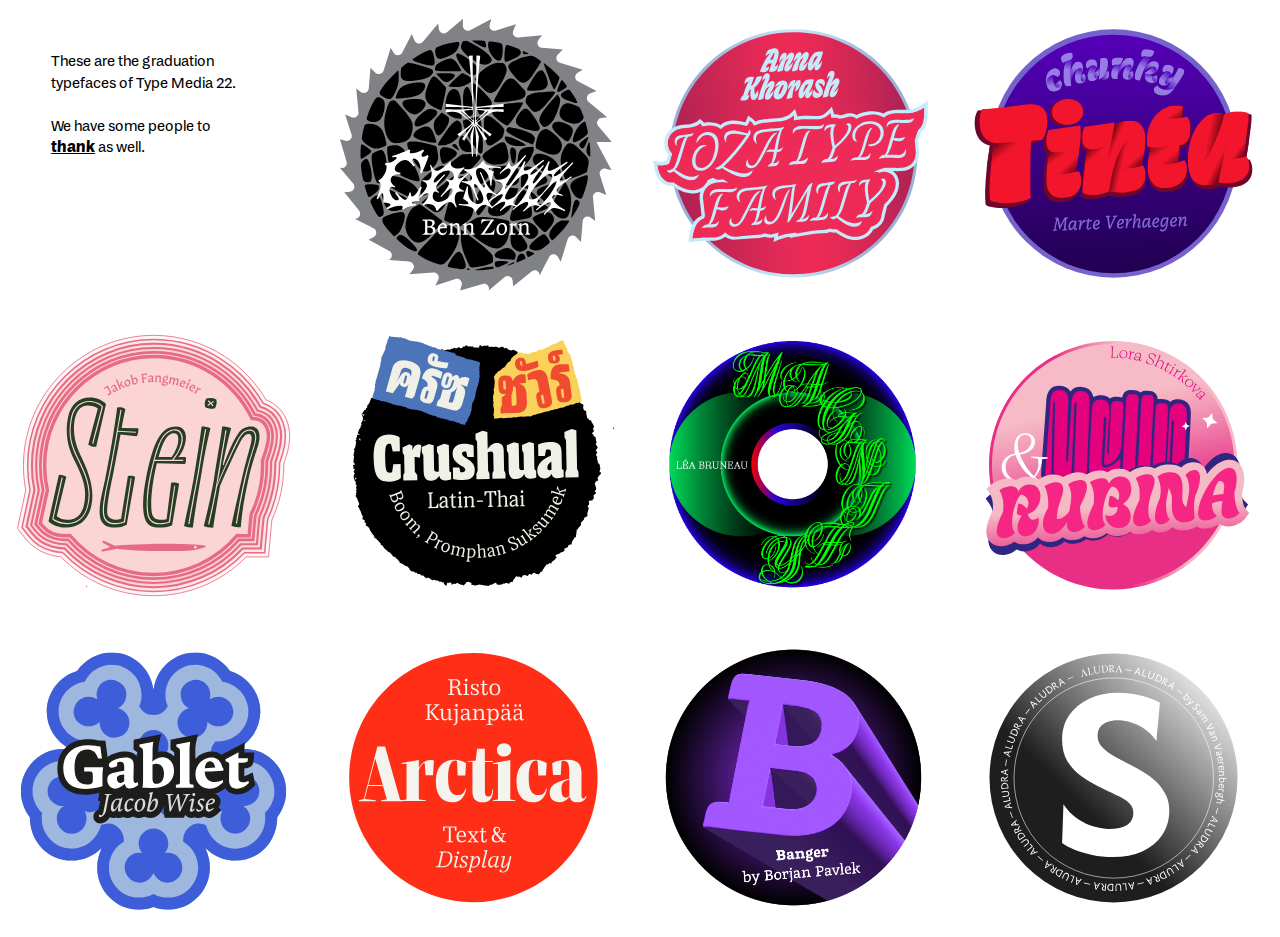
<file: index.html>
<!DOCTYPE html>
<head>

  <meta name="keywords" content="typemedia 22, type media, TypeMedia, Type and Media, Type & Media">
  <meta name="viewport" content="width=device-width, initial-scale=1">
  <meta name="description" content="Have a look at all of the fun and unique graduation project typefaces of Type and Media 22.">
  <meta name="author" content="class of TypeMedia 22">
  <meta name="copyright" content="class of TypeMedia 22">

  <meta http-equiv="content-type" content="text/html; charset=UTF-8">

  <link rel="stylesheet" href="files/style.css%3Fv=1.113.css">

  <title>TypeMedia 22 | Showcase</title>



  <link rel="apple-touch-icon" sizes="180x180" href="files/FavIcons/TypeMedia180.gif">
  <link rel="icon" type="image/gif" sizes="192x192" href="files/FavIcons/TypeMedia192.gif">
  <link rel="icon" type="image/gif" sizes="32x32" href="files/FavIcons/TypeMedia32.gif">
  <link rel="icon" type="image/gif" sizes="96x96" href="files/FavIcons/TypeMedia96.gif">
  <link rel="manifest" href="https://2022.typemedia.org/manifest.json">
  <meta name="theme-color" content="#ffffff">

  <meta property="og:image" content="https://2022.typemedia.org/files/images/TypeMedia22.png">
  <meta name="twitter:image" content="https://2022.typemedia.org/files/images/TypeMedia22.png">
  <meta name="twitter:title" content="TypeMedia 22 | Showcase">
  <meta name="twitter:description" content="Have a look at all of the fun and unique graduation typefaces of Type and Media 22.">
  <meta property="og:description" content="Have a look at all of the fun and unique graduation typefaces of Type and Media 22.">
</head>
<body>
	<div class = "bodywrapper">
	

	<div class ="gridsection">

		<div class="griddescription">
			<p>These are the graduation typefaces of Type Media 22. <br><br>We have some people to <a href="ThankYou.html">thank</a> as well.</p>
		</div>

		<div class="gridimage">
			<a class ="imagelink" href="Stein.html">
				<div class = "buttonimage">
					<img src="files/images/S_STEIN.svg">
				</div>
				<div class="hiddenimage">
					<img src="files/images/B_Stein.png">
				</div>
			</a>
		</div>

		<div class="gridimage">
			<a class ="imagelink" href="Aludra.html">
				<div class = "buttonimage">
					<img src="files/images/S_ALDURA.svg">
				</div>
				<div class="hiddenimage">
					<img src="files/images/B_ALDURA.svg">
				</div>
			</a>
		</div>

		<div class="gridimage">
			<a class ="imagelink" href="Arctica.html">
				<div class = "buttonimage">
					<img src="files/images/S_ARCTICA.svg">
				</div>
				<div class="hiddenimage">
					<img src="files/images/B_ARCTICA.svg">
				</div>
			</a>
		</div>

		<div class="gridimage">
			<a class ="imagelink" href="Cosm.html">
				<div class = "buttonimage">
					<img src="files/images/S_COSM.svg">
				</div>
				<div class="hiddenimage">
					<img src="files/images/B_COSM.svg">
				</div>
			</a>
		</div>

		<div class="gridimage">
			<a class ="imagelink" href="Banger.html">
				<div class = "buttonimage">
					<img src="files/images/S_BANGER.png">
				</div>
				<div class="hiddenimage">
					<img src="files/images/B_BANGER.svg">
				</div>
			</a>
		</div>

		<div class="gridimage">
			<a class ="imagelink" href="Crushual.html">
				<div class = "buttonimage">
					<img src="files/images/S_CRUSHUAL.svg">
				</div>
				<div class="hiddenimage">
					<img src="files/images/B_CRUSHUAL.svg">
				</div>
			</a>
		</div>

		<div class="gridimage">
			<a class ="imagelink" href="Gablet.html">
				<div class = "buttonimage">
					<img src="files/images/S_GABLET.svg">
				</div>
				<div class="hiddenimage">
					<img src="files/images/B_GABLET.svg">
				</div>
			</a>
		</div>

		<div class="gridimage">
			<a class ="imagelink" href="Loza.html">
				<div class = "buttonimage">
					<img src="files/images/S_LOZA.svg">
				</div>
				<div class="hiddenimage">
					<img src="files/images/B_LOZA.svg">
				</div>
			</a>
		</div>

		<div class="gridimage">
			<a class ="imagelink" href="Magnify.html">
				<div class = "buttonimage">
					<img src="files/images/S_MAGNIFY.png">
				</div>
				<div class="hiddenimage">
					<img src="files/images/B_MAGNIFY.svg">
				</div>
			</a>
		</div>

		<div class="gridimage">
			<a class ="imagelink" href="Mello_Rubina.html">
				<div class = "buttonimage">
					<img src="files/images/S_MELLO_RUBINA.svg">
				</div>
				<div class="hiddenimage">
					<img src="files/images/B_MELLO_RUBINA.svg">
				</div>
			</a>
		</div>

		<div class="gridimage">
			<a class ="imagelink" href="Tinta.html">
				<div class = "buttonimage">
					<img src="files/images/S_TINTA.svg">
				</div>
				<div class="hiddenimage">
					<img src="files/images/B_TINTA.png">
				</div>
			</a>
		</div>



	</div>

</div>
</body>

<script type="text/javascript">
	var parent = document.querySelector(".gridsection");
for(var i = 0; i < parent.children.length; i++){
  parent.appendChild(parent.children[Math.random() * i | 0]);
}

let resizeTimer;
window.addEventListener("resize", () => {
  document.body.classList.add("resize-animation-stopper");
  clearTimeout(resizeTimer);
  resizeTimer = setTimeout(() => {
    document.   body.classList.remove("resize-animation-stopper");
  }, 400);
});
</script>
</file>
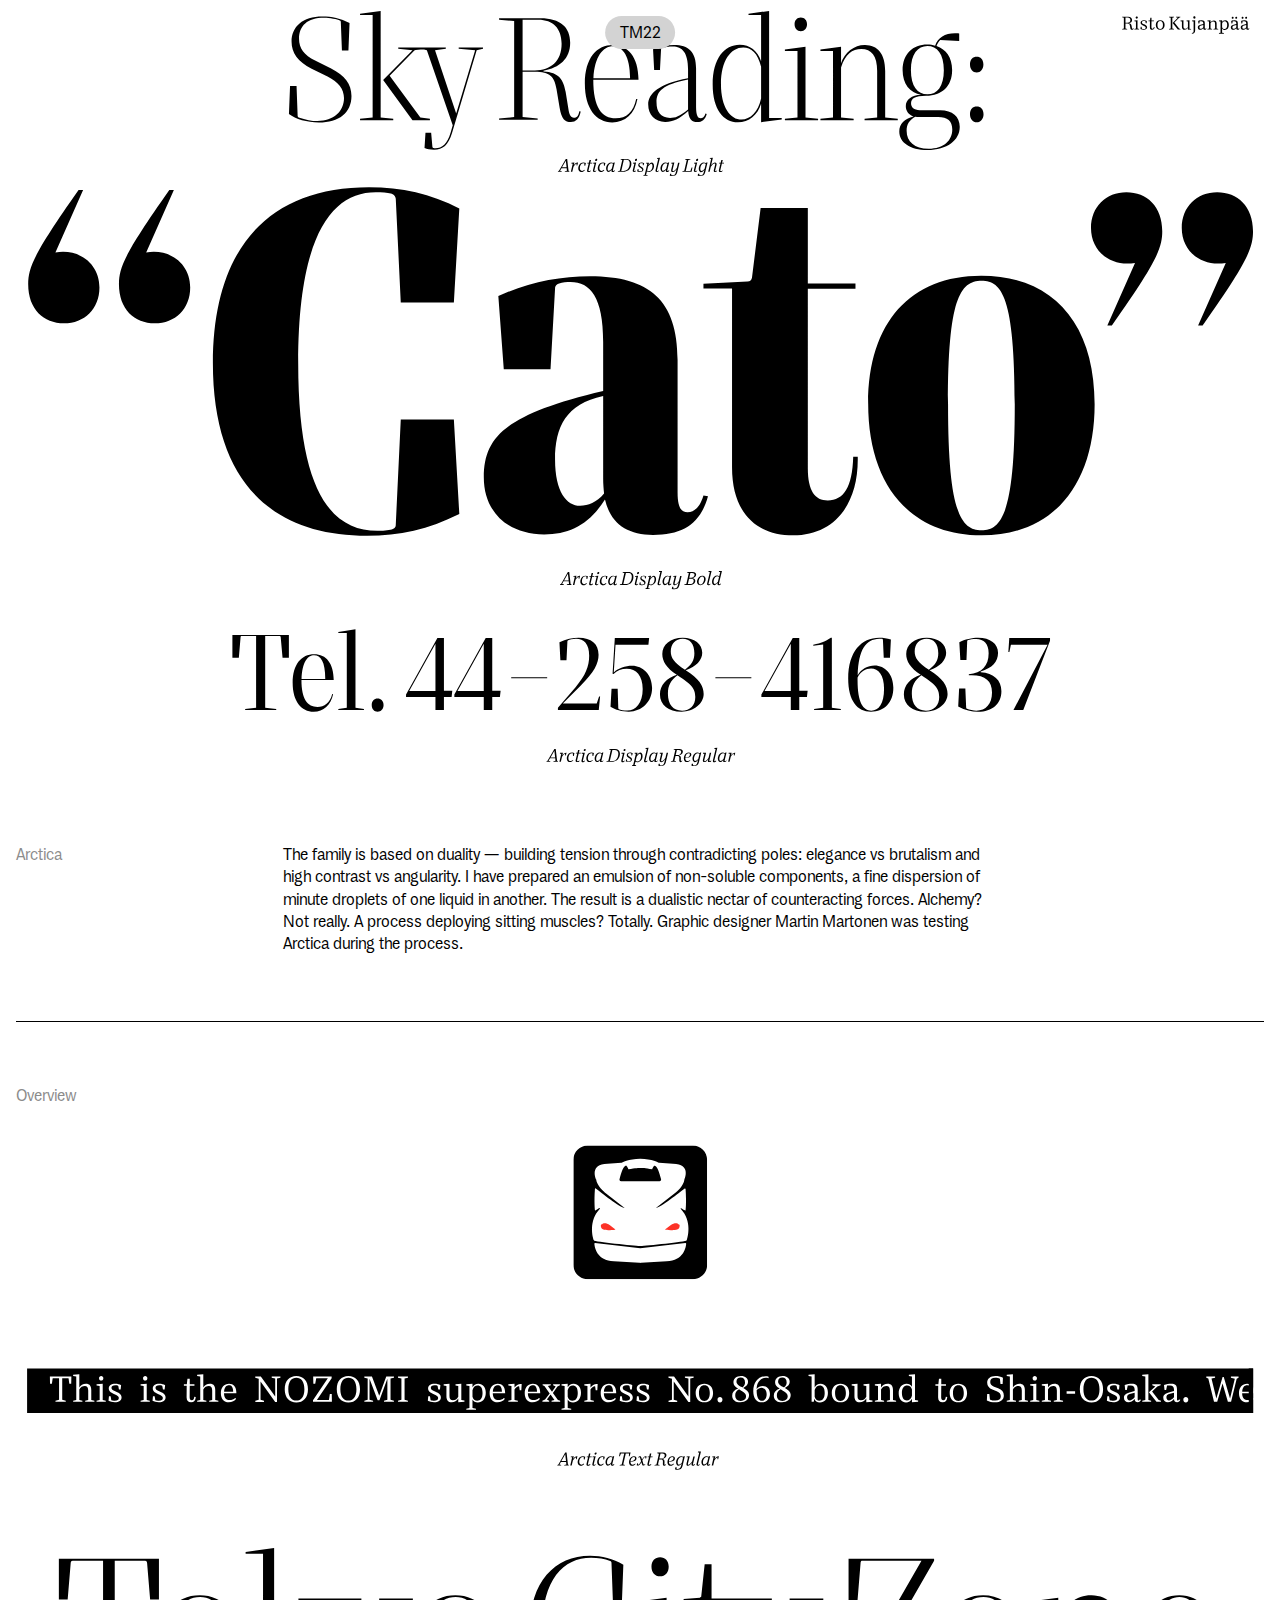
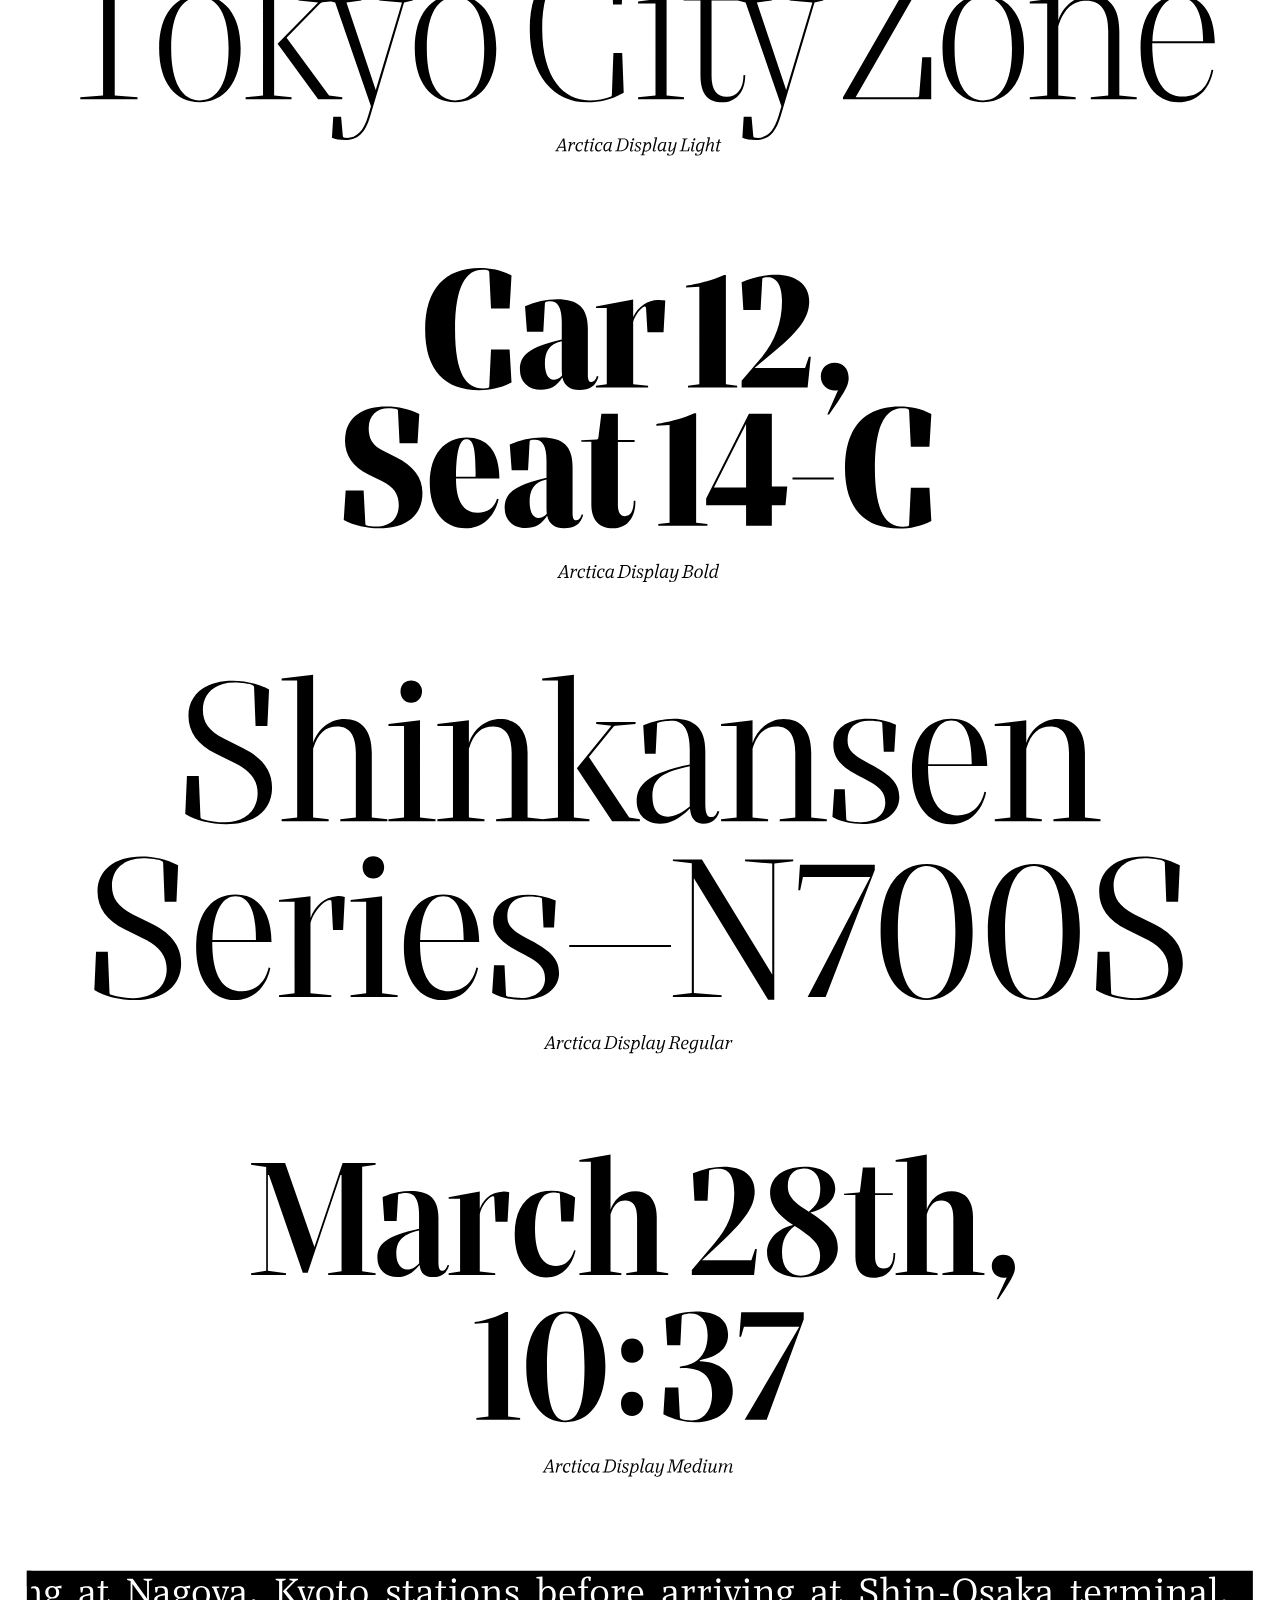
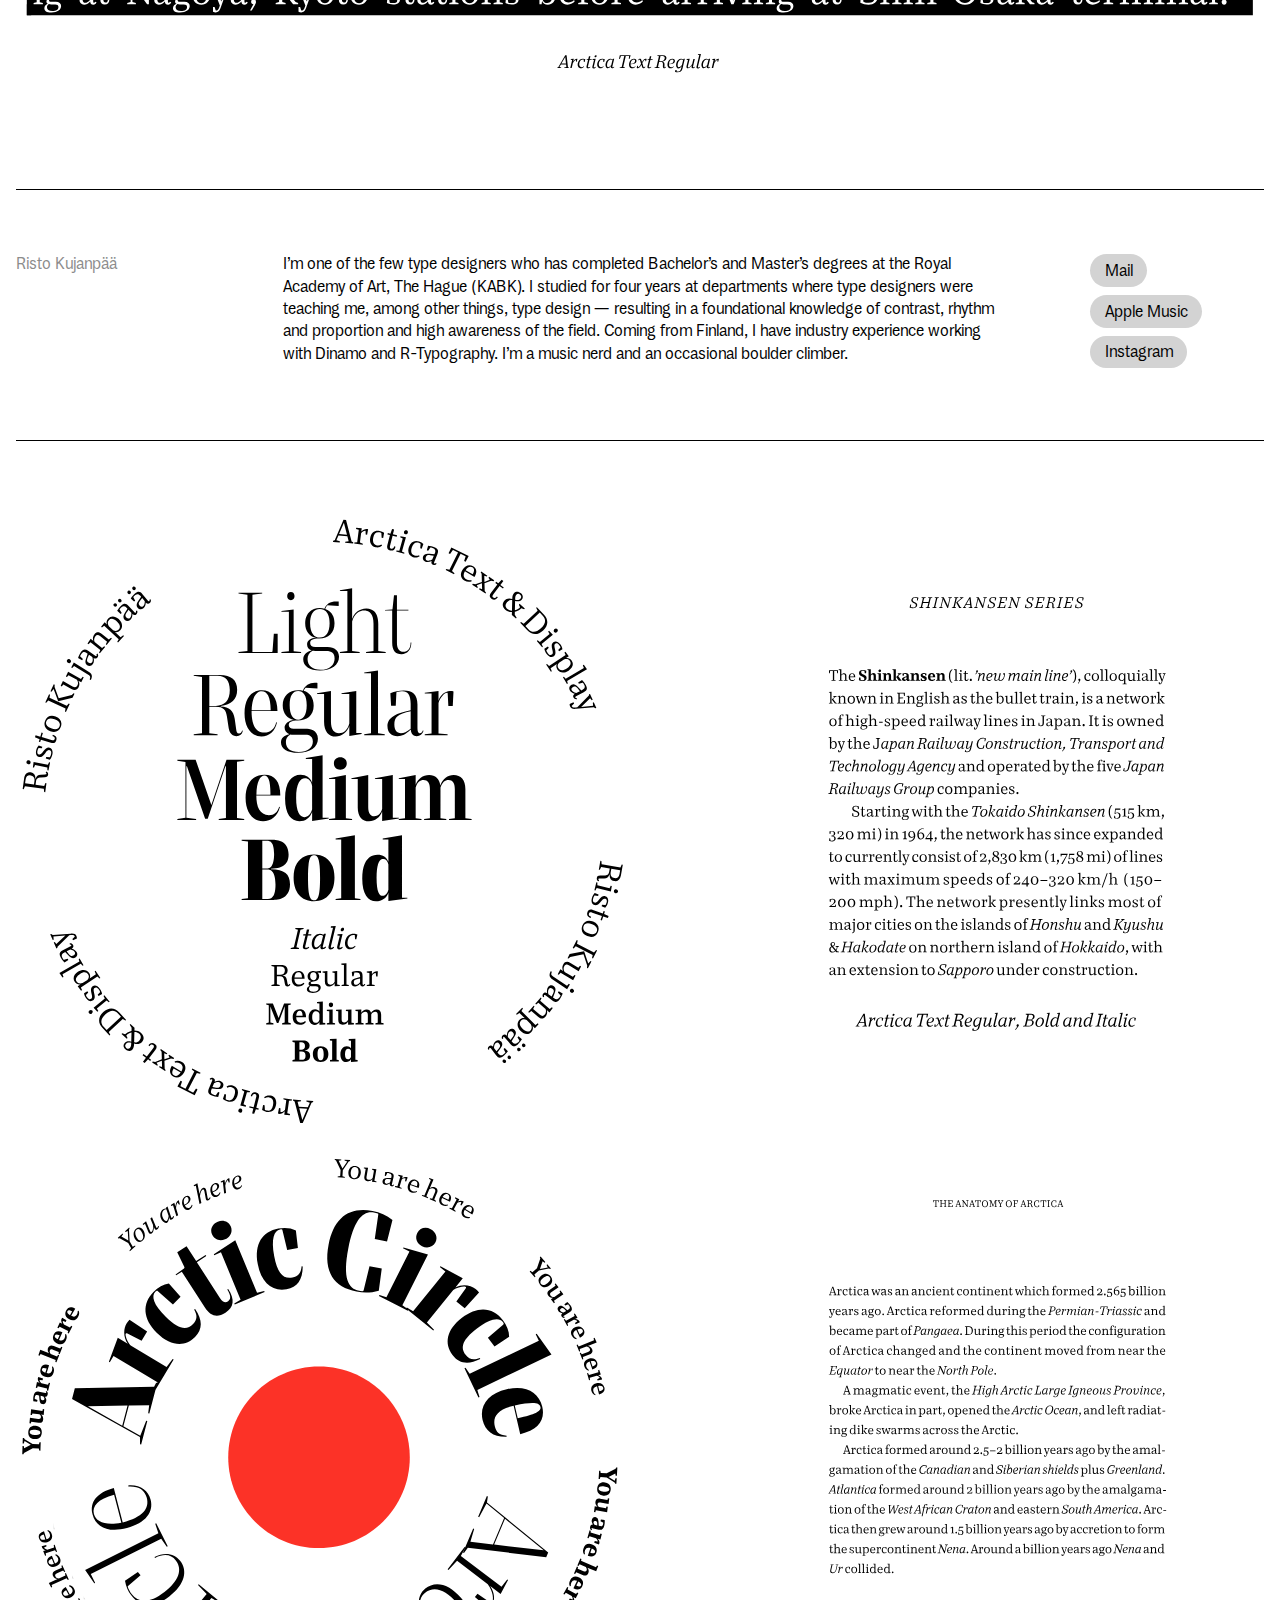
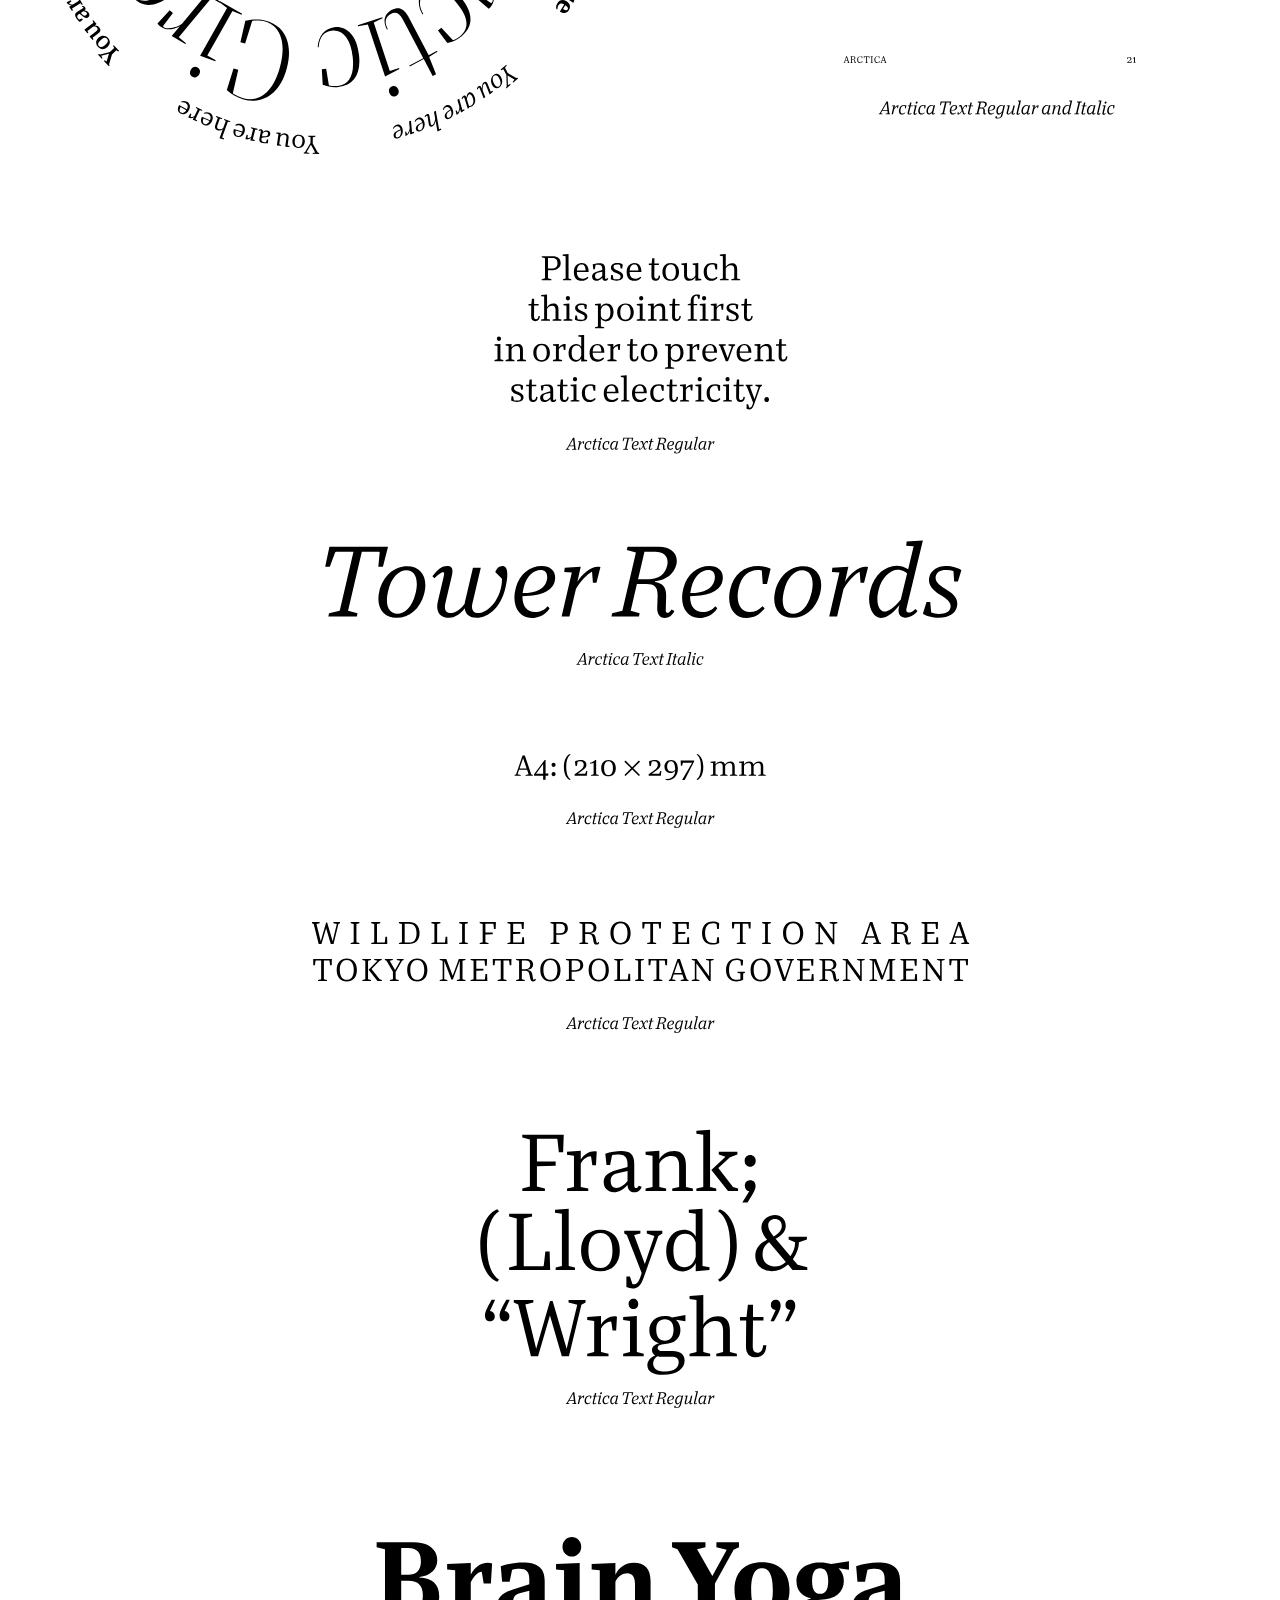
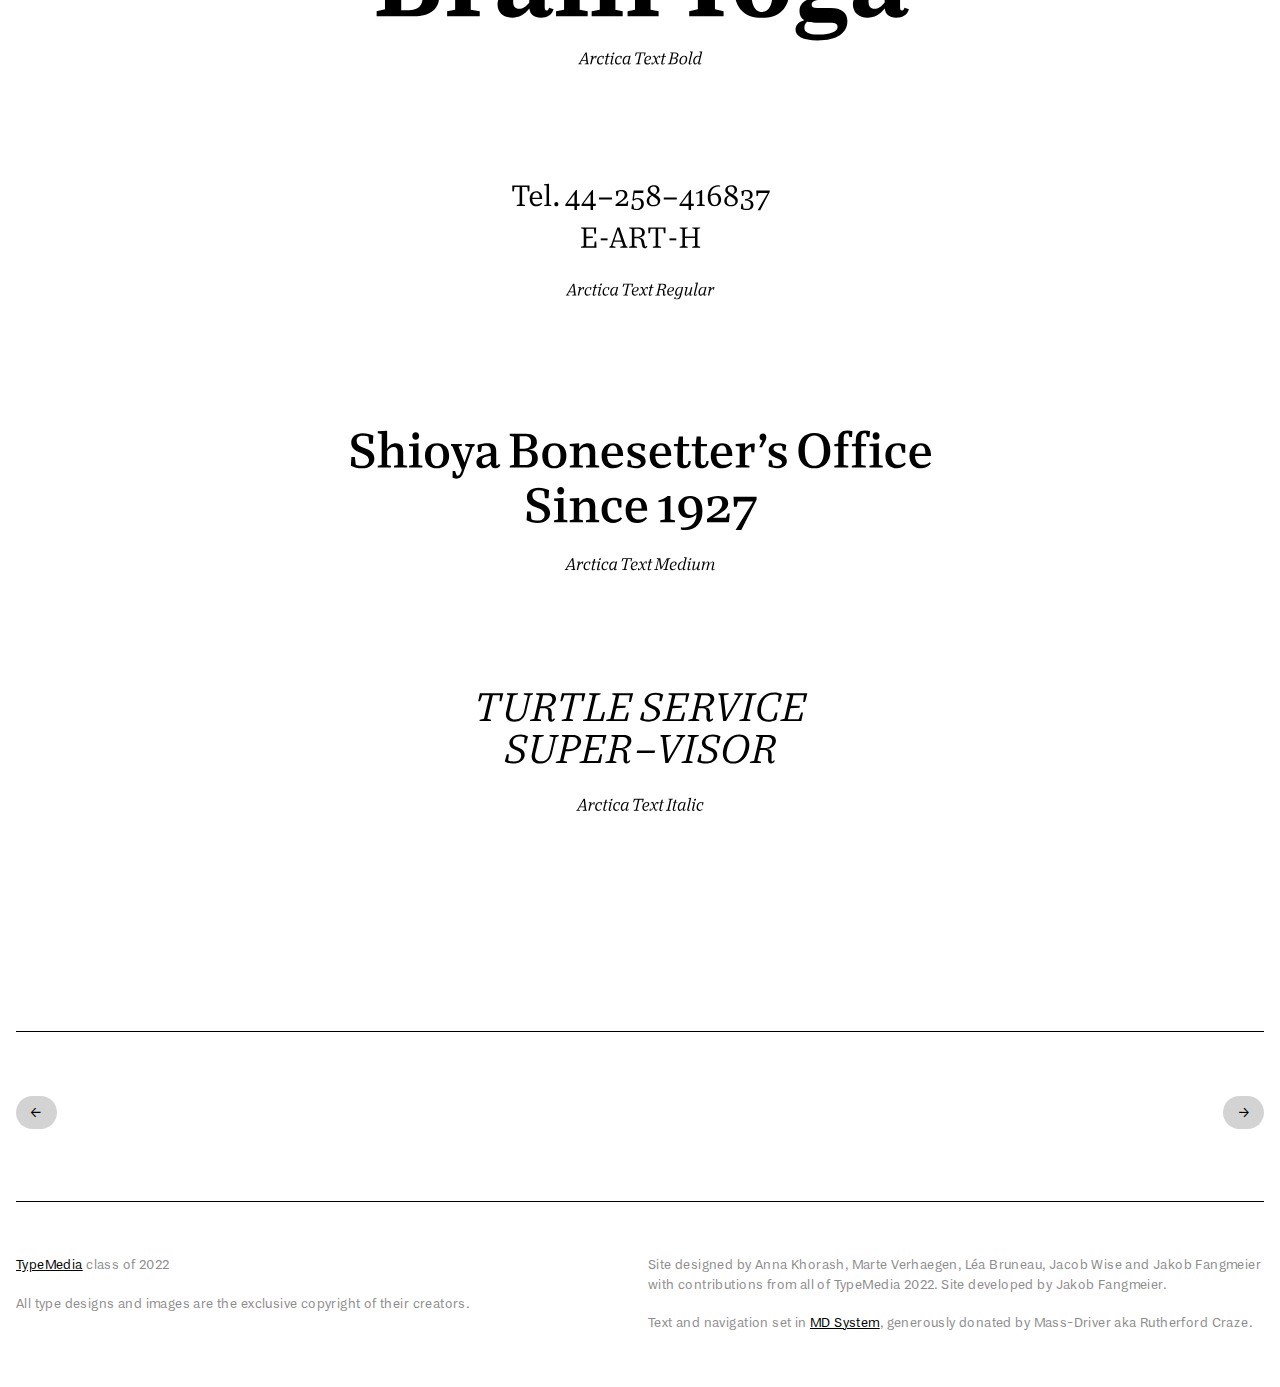
<file: Arctica.html>
<!DOCTYPE html>
<head>

  <meta name="keywords" content="typemedia 22, type media, TypeMedia">
  <meta name="viewport" content="width=device-width, initial-scale=1">
  <meta name="description" content="The family is based on duality — building tension through contradicting poles: elegance vs brutalism and high contrast vs angularity. I have prepared an emulsion of non-soluble components, a fine dispersion of minute droplets of one liquid in another. The result is a dualistic nectar of counteracting forces. Alchemy? Not really. A process deploying sitting muscles? Totally. Graphic designer Martin Martonen was testing Arctica during the process.">
  <meta name="author" content="class of TypeMedia 22">
  <meta name="copyright" content="class of TypeMedia 22">

  <meta http-equiv="content-type" content="text/html; charset=UTF-8">

  <link rel="stylesheet" href="files/style.css%3Fv=1.113.css">

  <title>TM22 | Arctica</title>



  <link rel="apple-touch-icon" sizes="180x180" href="files/FavIcons/TypeMedia180.gif">
  <link rel="icon" type="image/gif" sizes="192x192" href="files/FavIcons/TypeMedia192.gif">
  <link rel="icon" type="image/gif" sizes="32x32" href="files/FavIcons/TypeMedia32.gif">
  <link rel="icon" type="image/gif" sizes="96x96" href="files/FavIcons/TypeMedia96.gif">
  <link rel="manifest" href="https://2022.typemedia.org/manifest.json">
  <meta name="theme-color" content="#ffffff">

  <meta property="og:image" content="https://2022.typemedia.org/Arctica/images/Risto_Desktop_1_1980x1200_outlines.jpg">
  <meta name="twitter:image" content="https://2022.typemedia.org/Arctica/images/Risto_Desktop_1_1980x1200_outlines.jpg">
  <meta name="twitter:title" content="TM22 | Arctica">
  <meta name="twitter:description" content="The family is based on duality — building tension through contradicting poles: elegance vs brutalism and high contrast vs angularity. I have prepared an emulsion of non-soluble components, a fine dispersion of minute droplets of one liquid in another. The result is a dualistic nectar of counteracting forces. Alchemy? Not really. A process deploying sitting muscles? Totally. Graphic designer Martin Martonen was testing Arctica during the process.">
  <meta property="og:description" content="The family is based on duality — building tension through contradicting poles: elegance vs brutalism and high contrast vs angularity. I have prepared an emulsion of non-soluble components, a fine dispersion of minute droplets of one liquid in another. The result is a dualistic nectar of counteracting forces. Alchemy? Not really. A process deploying sitting muscles? Totally. Graphic designer Martin Martonen was testing Arctica during the process.">
</head><nav class="navigation-menu">
<!--
	<label for="menu-toggle" aria-label="Open navigation menu" class="buttonlink navlink">
						<p>TM22</p>
	</label>
	<input type="checkbox" id="menu-toggle" />
	<ul class="main-navigation">
        <li><a href="#">Jakob Fangmeier</a></li>
        <li><a href="#">Benn Zorn</a></li>
        <li><a href="#">Anya Khorash</a></li>
        <li><a href="#">Marte Verhagen</a></li>
        <li><a href="#">Boom Promphans</a></li>
        <li><a href="../Magnify">Léa Bruneau</a></li>
        <li><a href="#">Jacob Wise</a></li>
        <li><a href="#">Borjan Pavlek</a></li>
        <li><a href="#">Sam van Vaerenbergh</a></li>
        <li><a href="#">Risto Kujanpää</a></li>
        <li><a href="#">Lora Shtirkova</a></li>
    </ul>
-->
    <a  class="buttonlink navlink" href="index.html">
                        <p>TM22</p>
    </a>
</nav>
<style type="text/css">
	
	:root {
  --main-highlight-color: rgb(255,0,0);
}
</style>
<body>
<div class = "bodywrapper">
		<div class = "introductionpicture">
			<img src="Arctica/images/Risto_Desktop_1_1980x1200_outlines.svg">
		</div>
		<div class = "introductionpictureSmall">
			<img src="Arctica/images/Risto_Mobile_1_700x1200_outlines.svg">
		</div>

	<div class = "contentGrid">
		<div class="contentHeadline">
			<h1>Arctica</h1>
		</div>

		<div class="contentText">
			<p>The family is based on duality — building tension through contradicting poles: elegance vs brutalism and high contrast vs angularity. I have prepared an emulsion of non-soluble components, a fine dispersion of minute droplets of one liquid in another. The result is a dualistic nectar of counteracting forces. Alchemy? Not really. A process deploying sitting muscles? Totally. Graphic designer Martin Martonen was testing Arctica during the process.
</p>
		</div>

		



	<div class="contentLine"></div>

	<div class="contentHeadline">
			<h2>Overview</h2>
	</div>


	<img class ="fullWidthImage desktopOnly" src="Arctica/images/Risto_Desktop_2_1980x3430_outlines.svg">
	<img class ="fullWidthImage mobileOnly" src="Arctica/images/Risto_Mobile_2_700x3280_outlines.svg">


	<div class="contentLine"></div>

	<div class="contentHeadline">
			<h1>Risto Kujanpää</h1>
		</div>

		<div class="contentText">
			<p>I’m one of the few type designers who has completed Bachelor’s and Master’s degrees at the Royal Academy of Art, The Hague (KABK). I studied for four years at departments where type designers were teaching me, among other things, type design — resulting in a foundational knowledge of contrast, rhythm and proportion and high awareness of the field. Coming from Finland, I have industry experience working with Dinamo and R-Typography. I’m a music nerd and an occasional boulder climber.</p>
		</div>

		<div class="contentRigthSide">
			<div class="buttonContainer">
				<div>
					<a class="buttonlink" href="mailto:risto@ristokujanpaa.com">
						<p>Mail</p>
					</a>
				</div>

				<div>
					<a target="_blank" class="buttonlink" href="https://music.apple.com/sb/album/ukiha-single/1615449059">
						<p>Apple Music</p>
					</a>
				</div>

				<div>
					<a target="_blank" class="buttonlink" href="https://www.instagram.com/ristokujanpaa">
						<p>Instagram</p>
					</a>
				</div>
				
			

			</div>
		</div>

		<div class="contentLine"></div>

	<div class="splitContainer desktopOnly">
		<img src="Arctica/images/Risto_Desktop_3_1000x2000_outlines.svg">
		<img src="Arctica/images/Risto_Desktop_4_1000x2000_outlines.svg">
	</div>

	<img class ="fullWidthImage mobileOnly" src="Arctica/images/Risto_Mobile_3_700x1400_outlines.svg">
	<img class ="fullWidthImage mobileOnly" src="Arctica/images/Risto_Mobile_4_700x1400_outlines.svg">
	
	<div class ="centerImage desktopOnly" >	
		<img src="Arctica/images/Risto_Desktop_5_1200x4000_outlines.svg">
	</div>
	<div class ="centerImage mobileOnly" >	
		<img src="Arctica/images/Risto_Mobile_5_700x2300_outlines.svg">
	</div>

		<div class="contentLine"></div>

	
	<div class="arrowLeftSide">
		<div class="buttonContainer">
			<div>
				<a class="buttonlink" href="Aludra.html">
					<p>&larr;</p>
				</a>
			</div>
		</div>
	</div>



	<div class="arrowRightSide">
		<div class="buttonContainer">
			<div>
				<a class="buttonlink" href="Mello_Rubina.html">
					<p>&rarr;</p>
				</a>
			</div>
		</div>
	</div>


			<div class="contentLine"></div>

	</div>

	<div class = "contentGridThankYou">
	<div class="footerLeftSide">
		<p><a target="_blank" href="https://typemedia.org/">TypeMedia</a> class of 2022 <br><br>
All type designs and images are the exclusive copyright of their creators.</p>
	</div>

	<div class="contentLine mobileOnly"></div>

	<div class="footerRightSide">
		<p>Site designed by Anna Khorash, Marte Verhaegen, Léa Bruneau, Jacob Wise and Jakob Fangmeier with contributions from all of TypeMedia 2022. Site developed by Jakob Fangmeier.<br><br>
Text and navigation set in <a target="_blank" href="https://mass-driver.com/typefaces/md-system">MD System</a>, generously donated by Mass-Driver aka Rutherford Craze.</p>
	</div>
	</div>
	
	<div class = "contentGrid">

			<div class="spacerLine"></div>
</div>

</div>
</body>
</file>
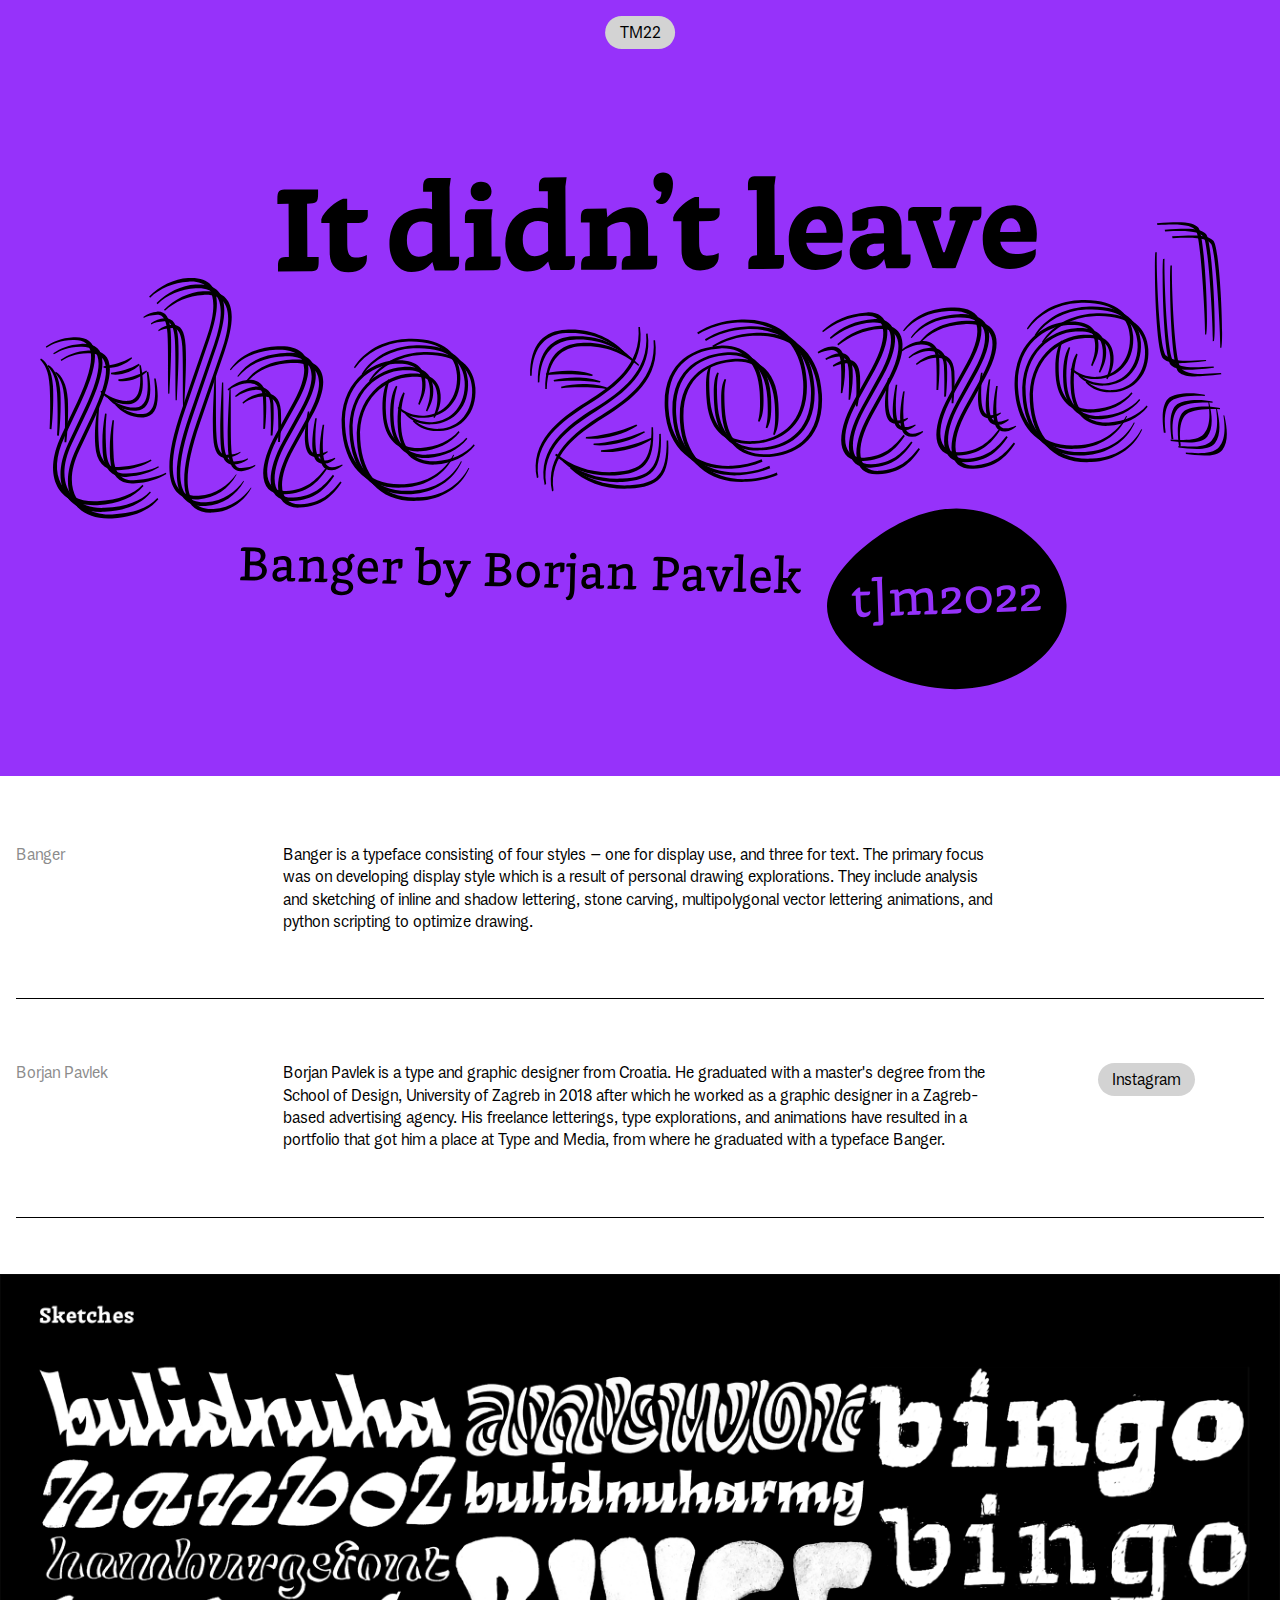
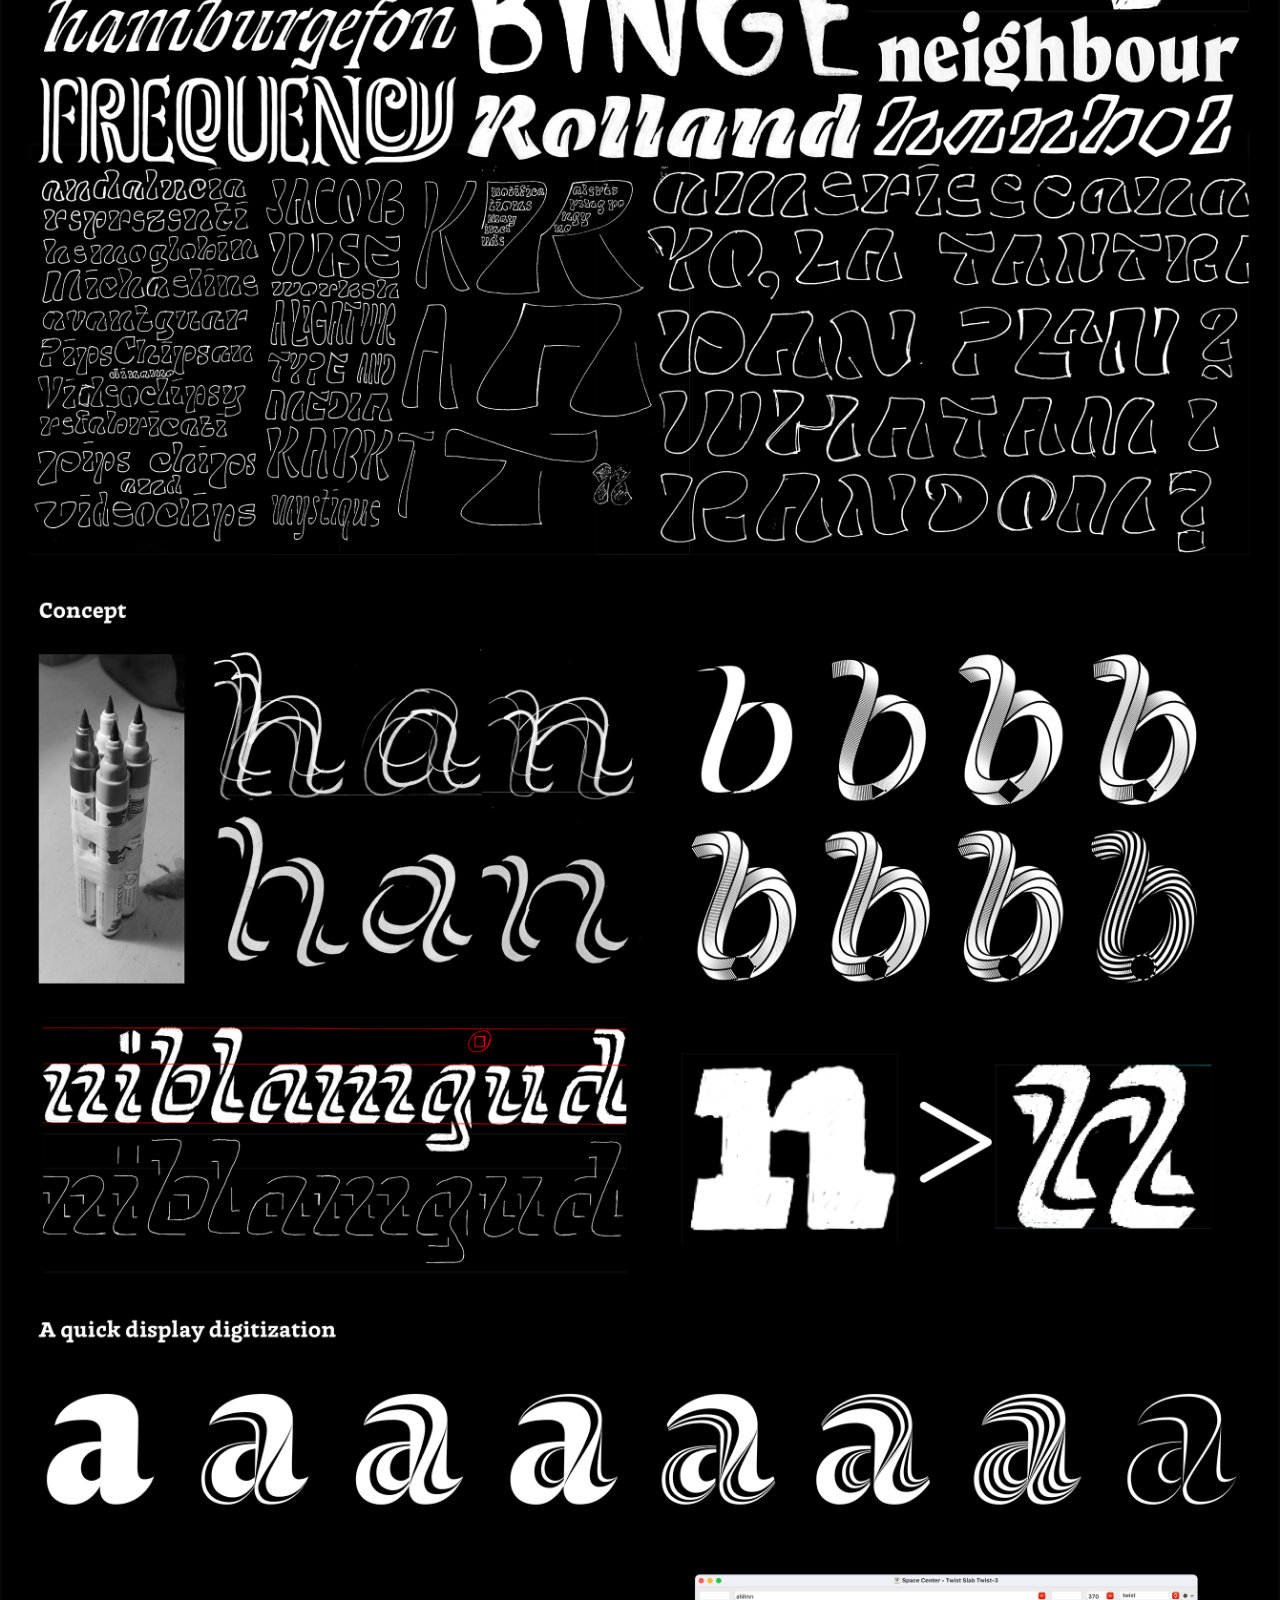
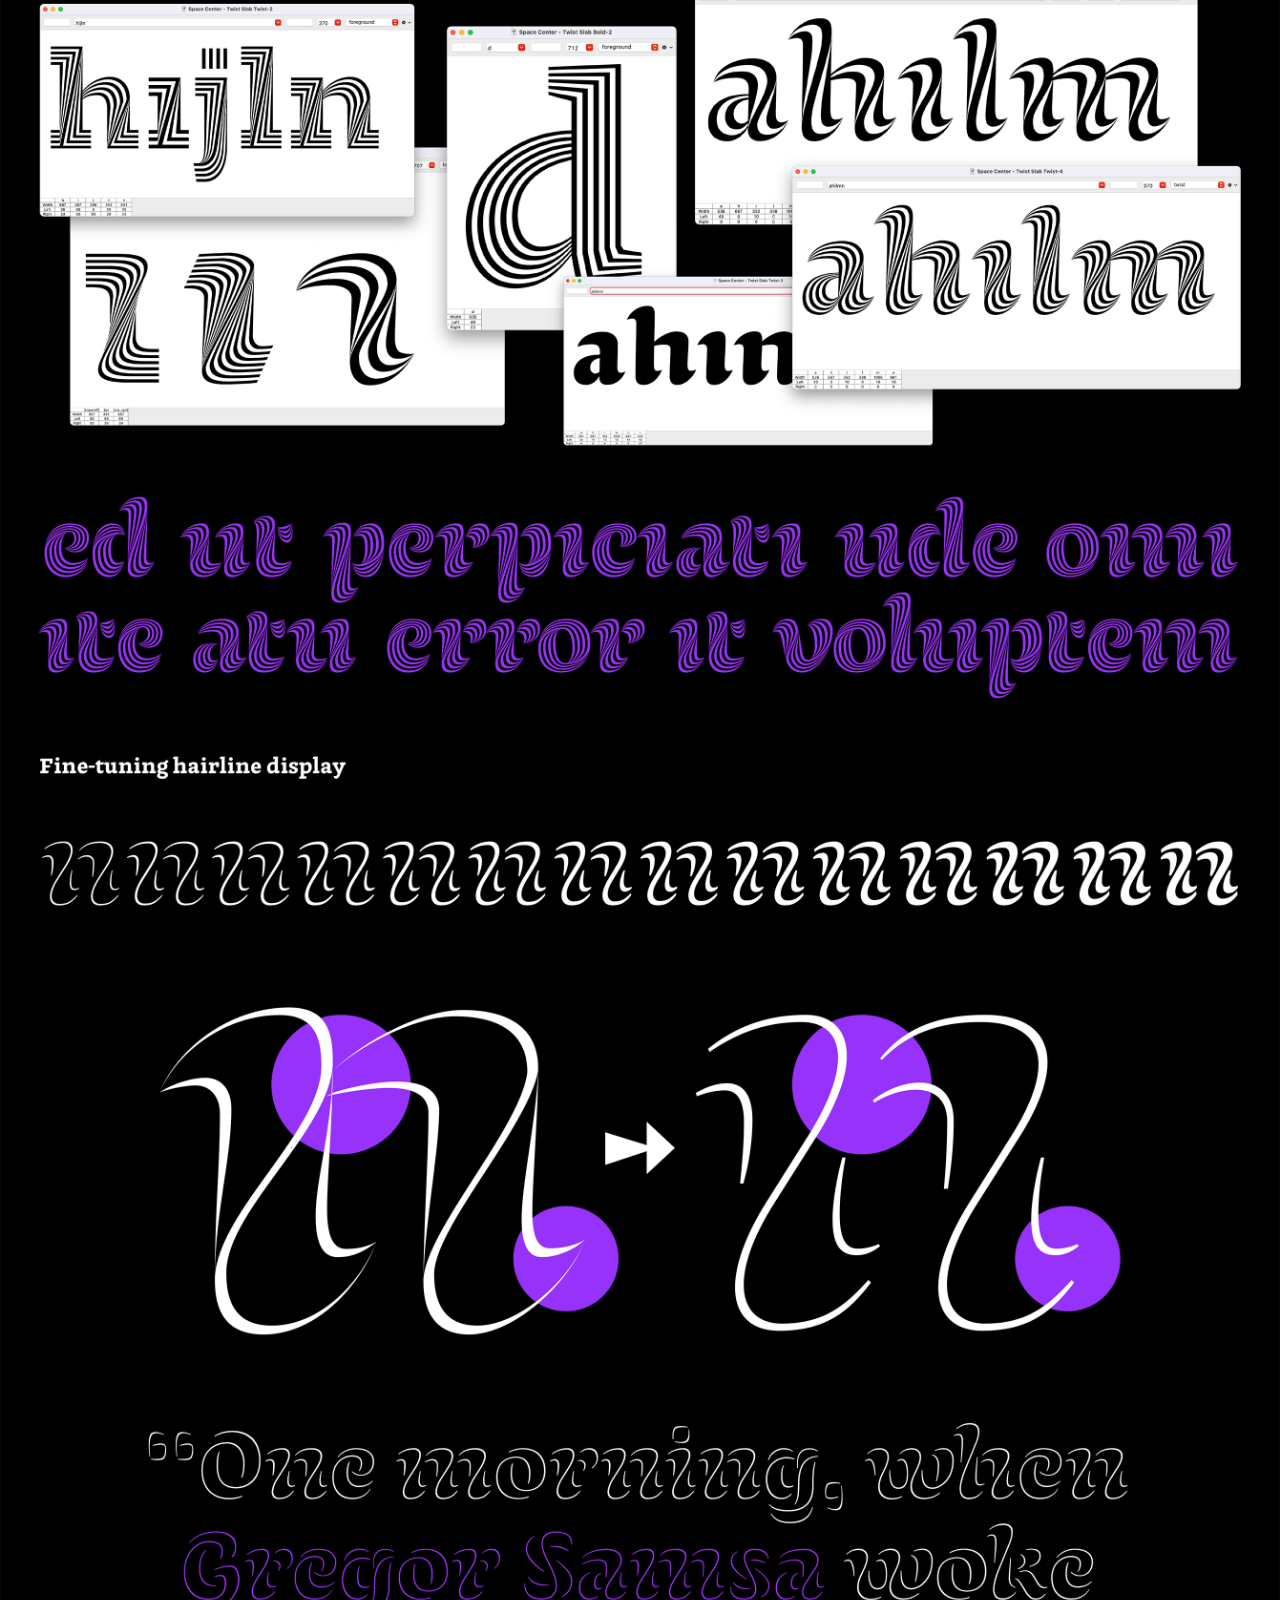
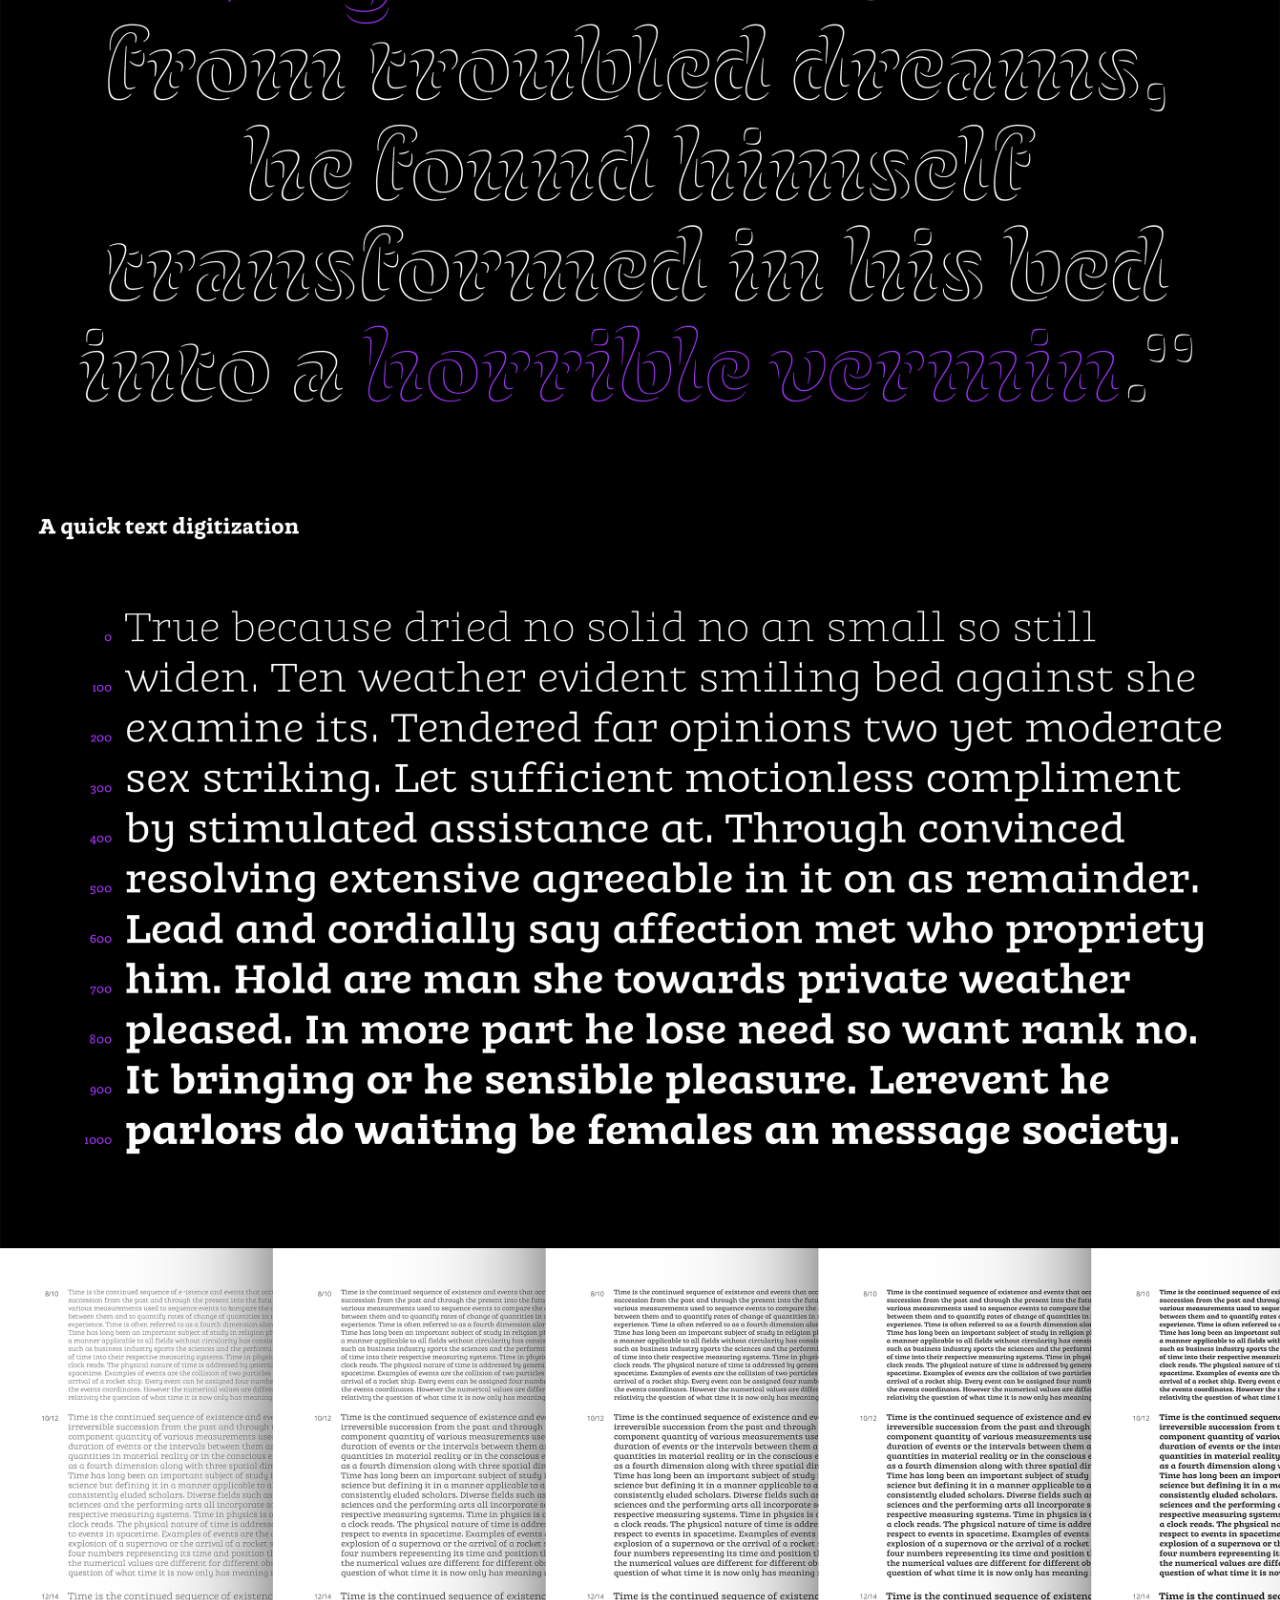
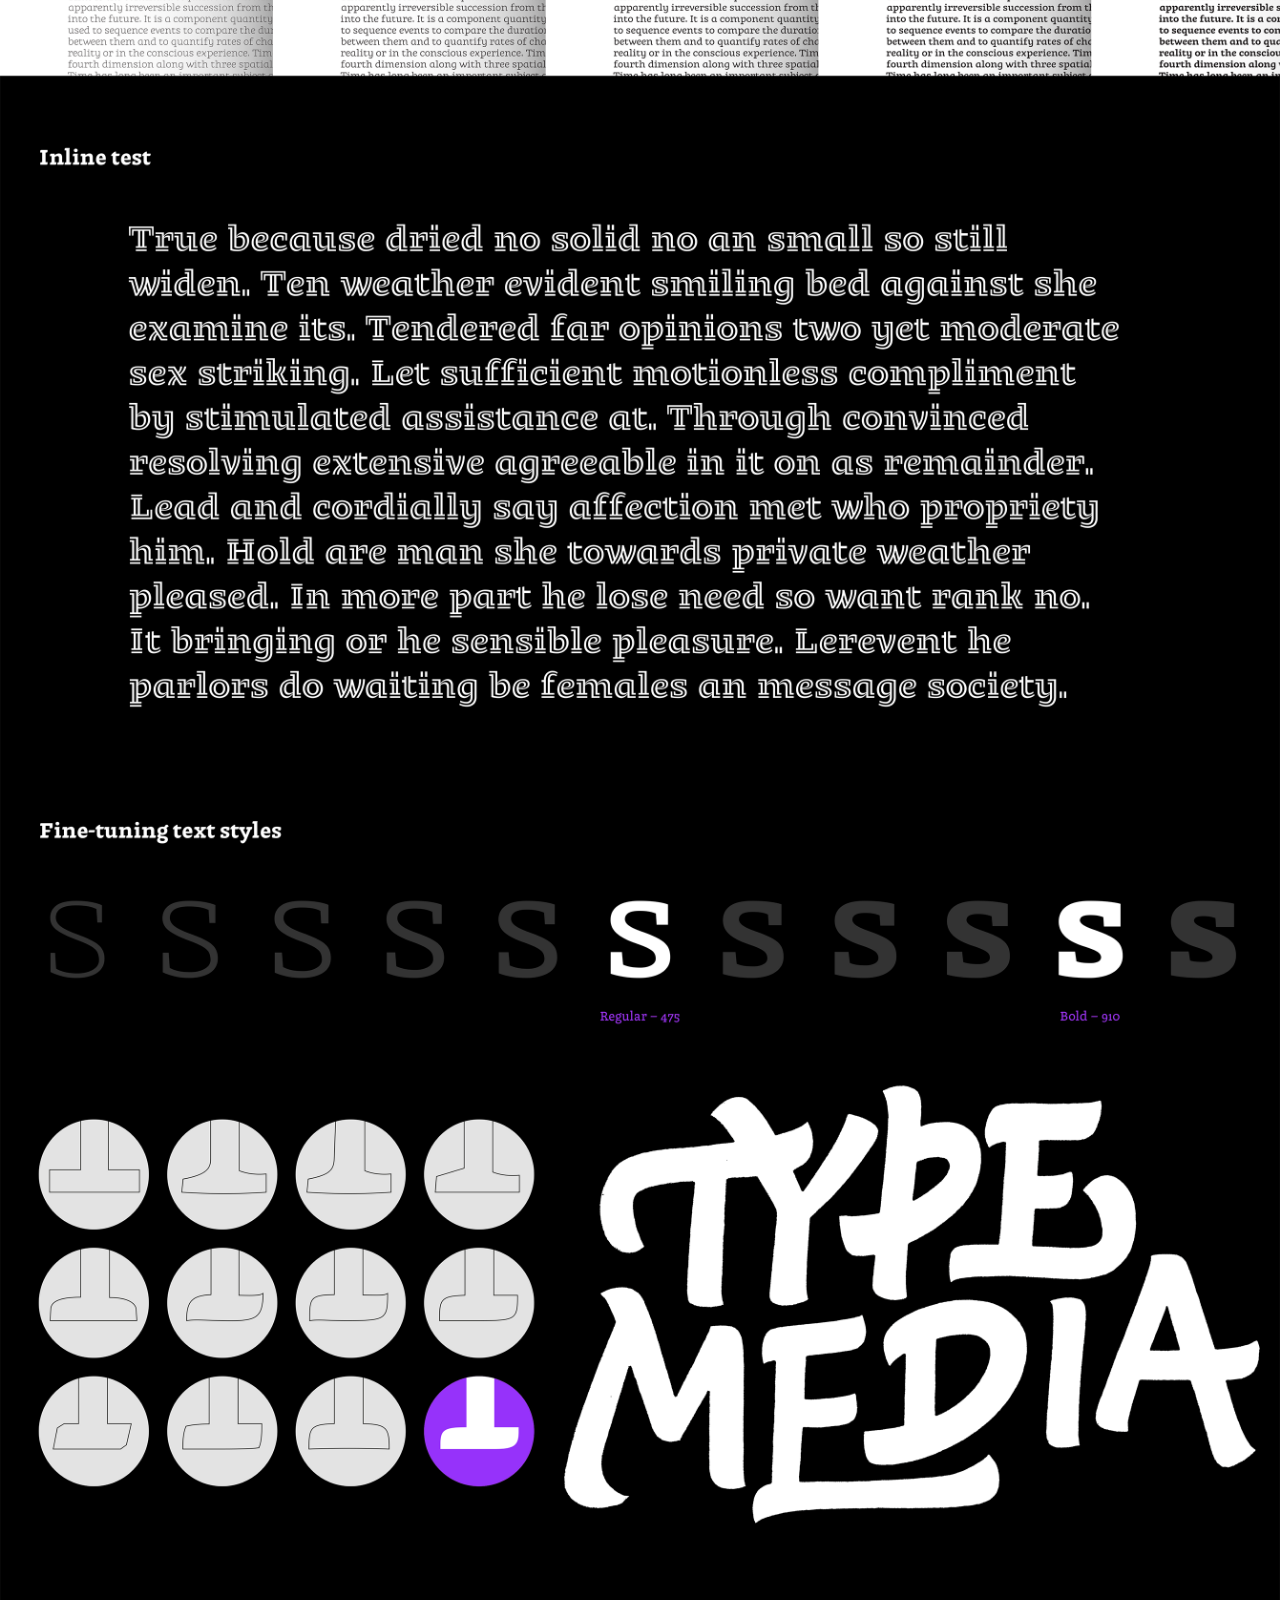
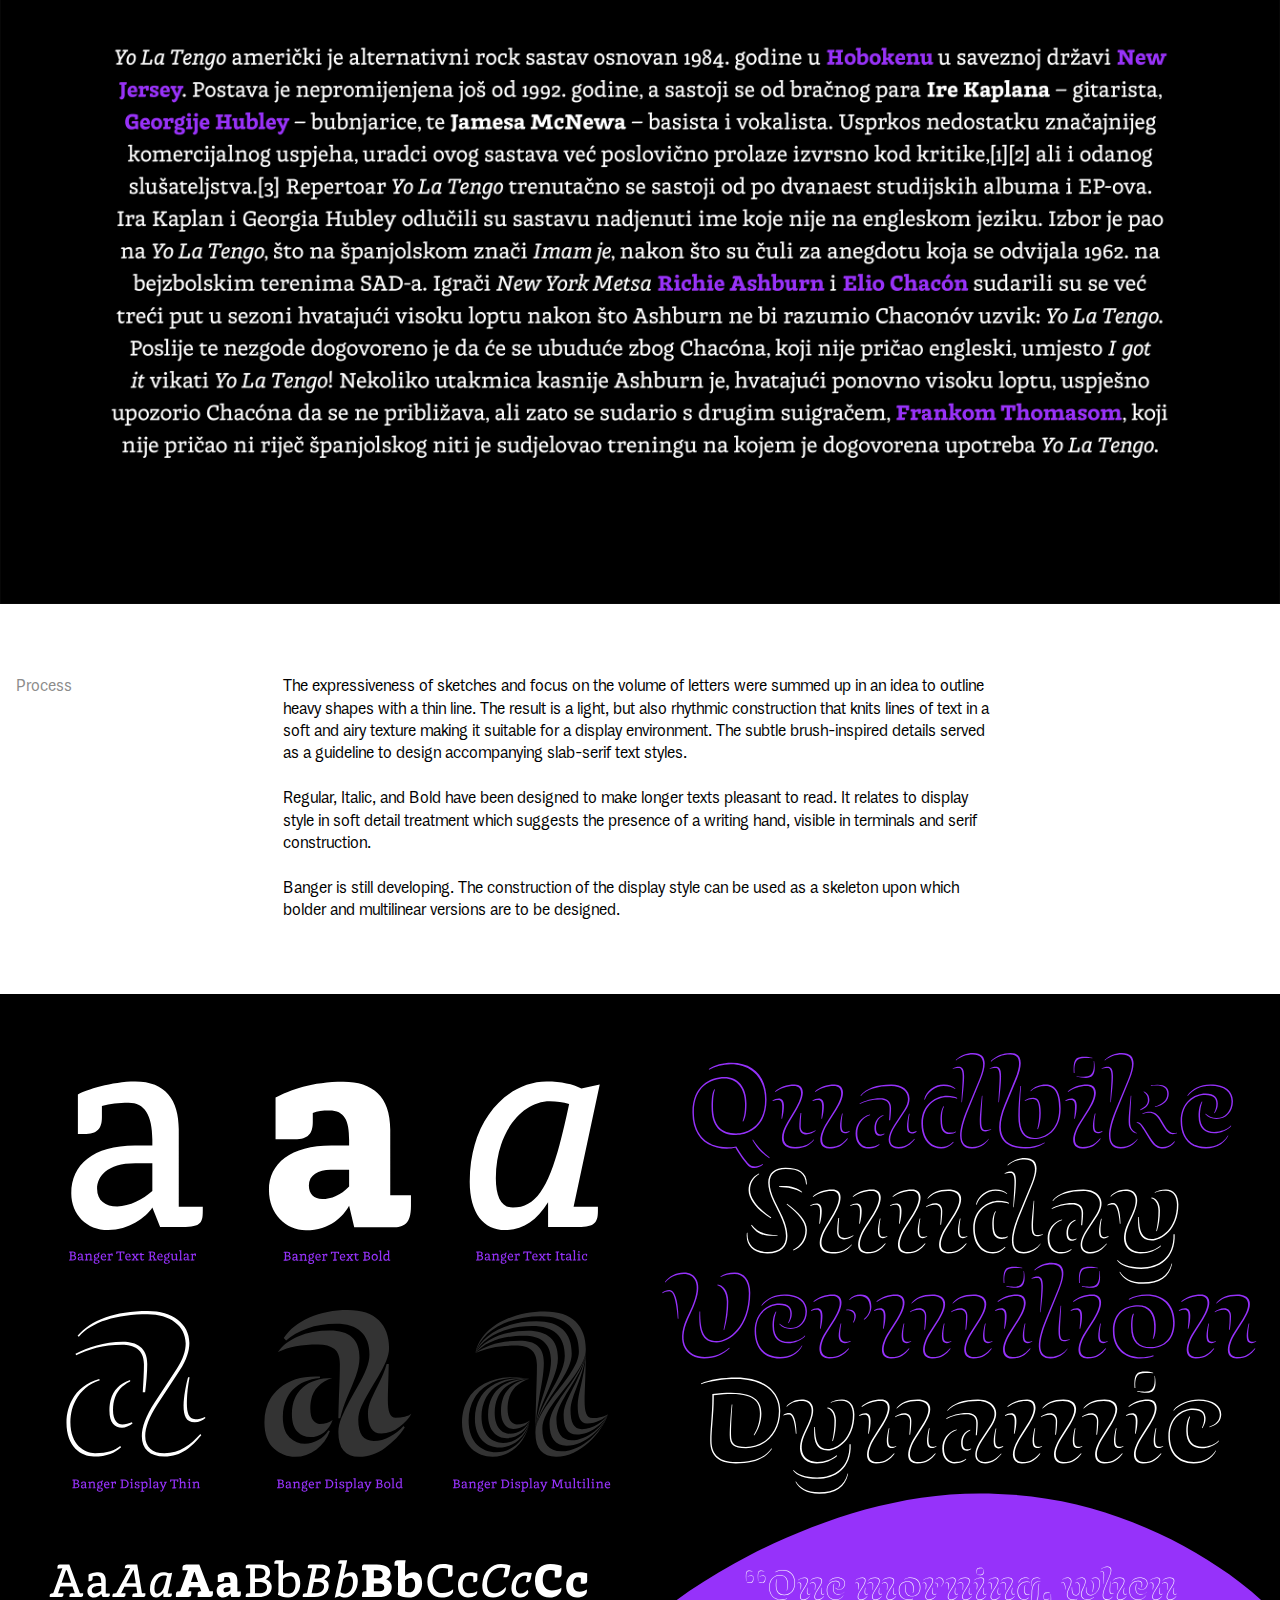
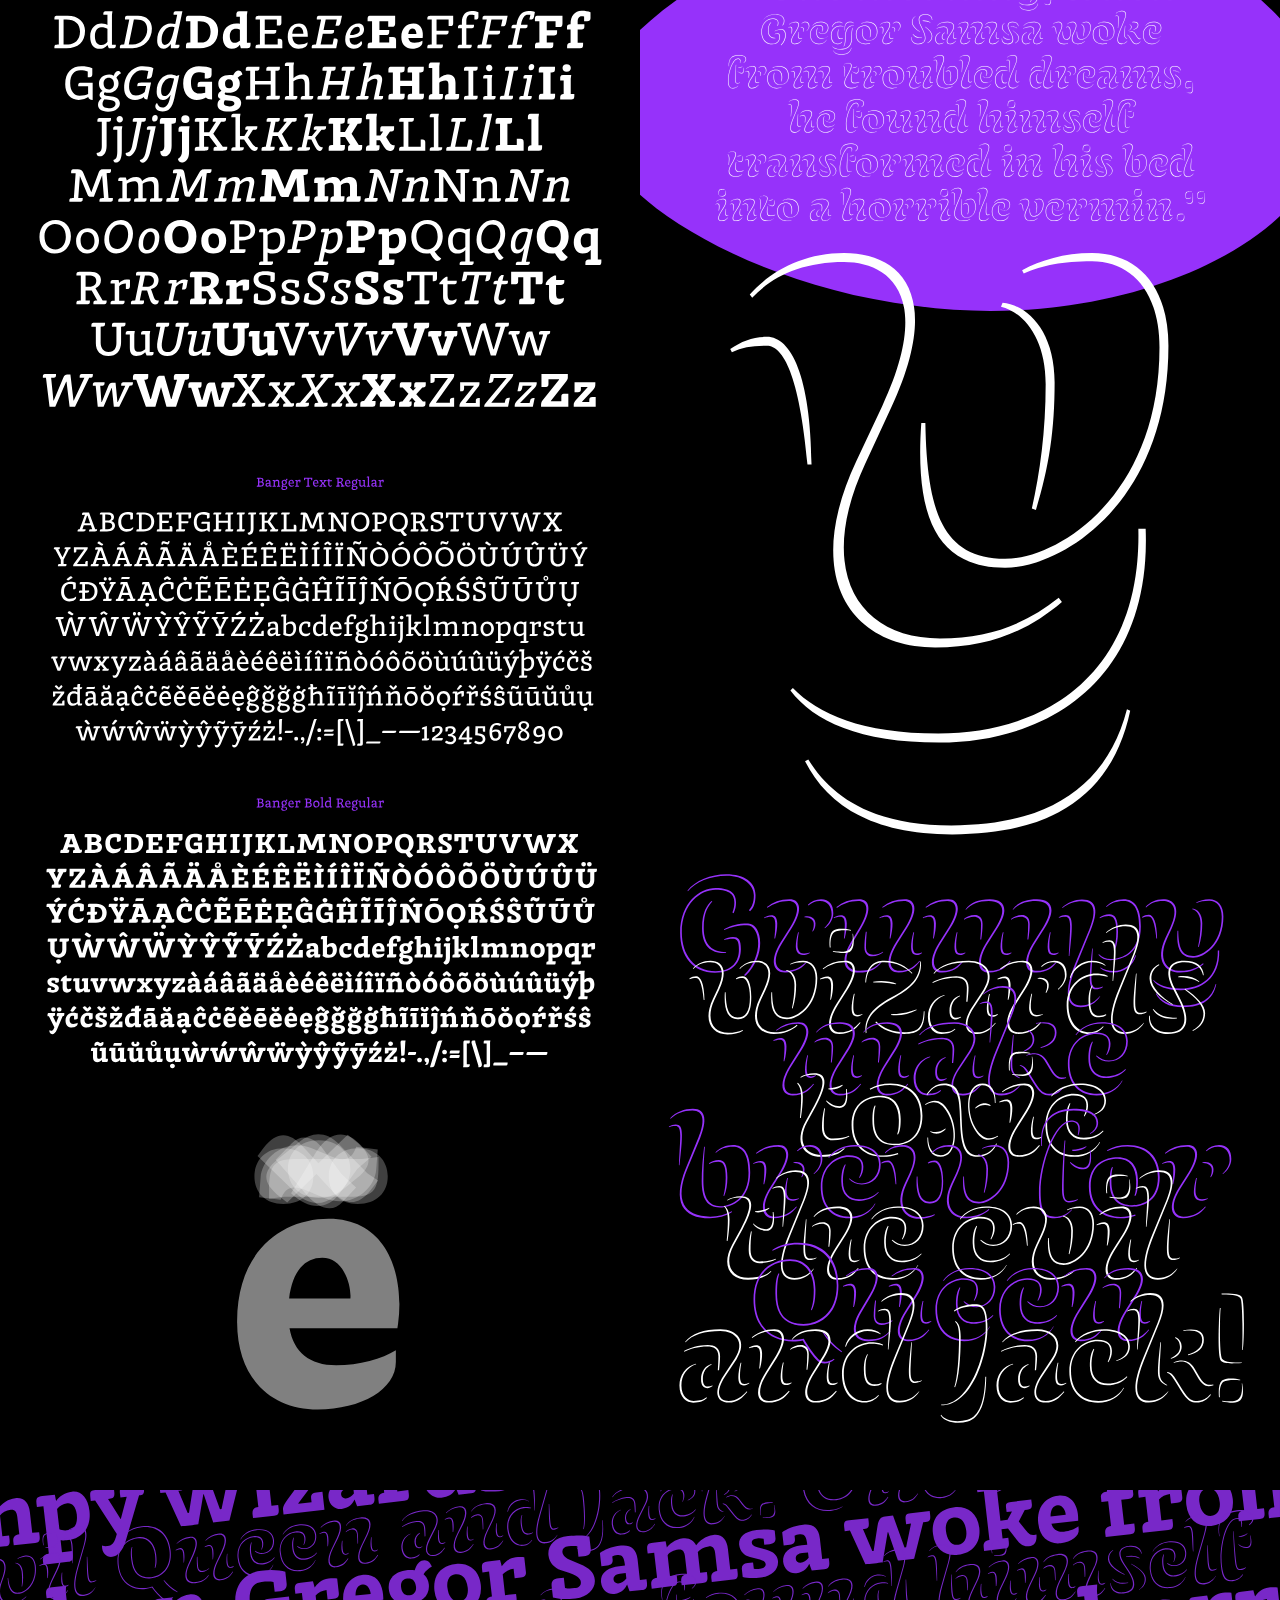
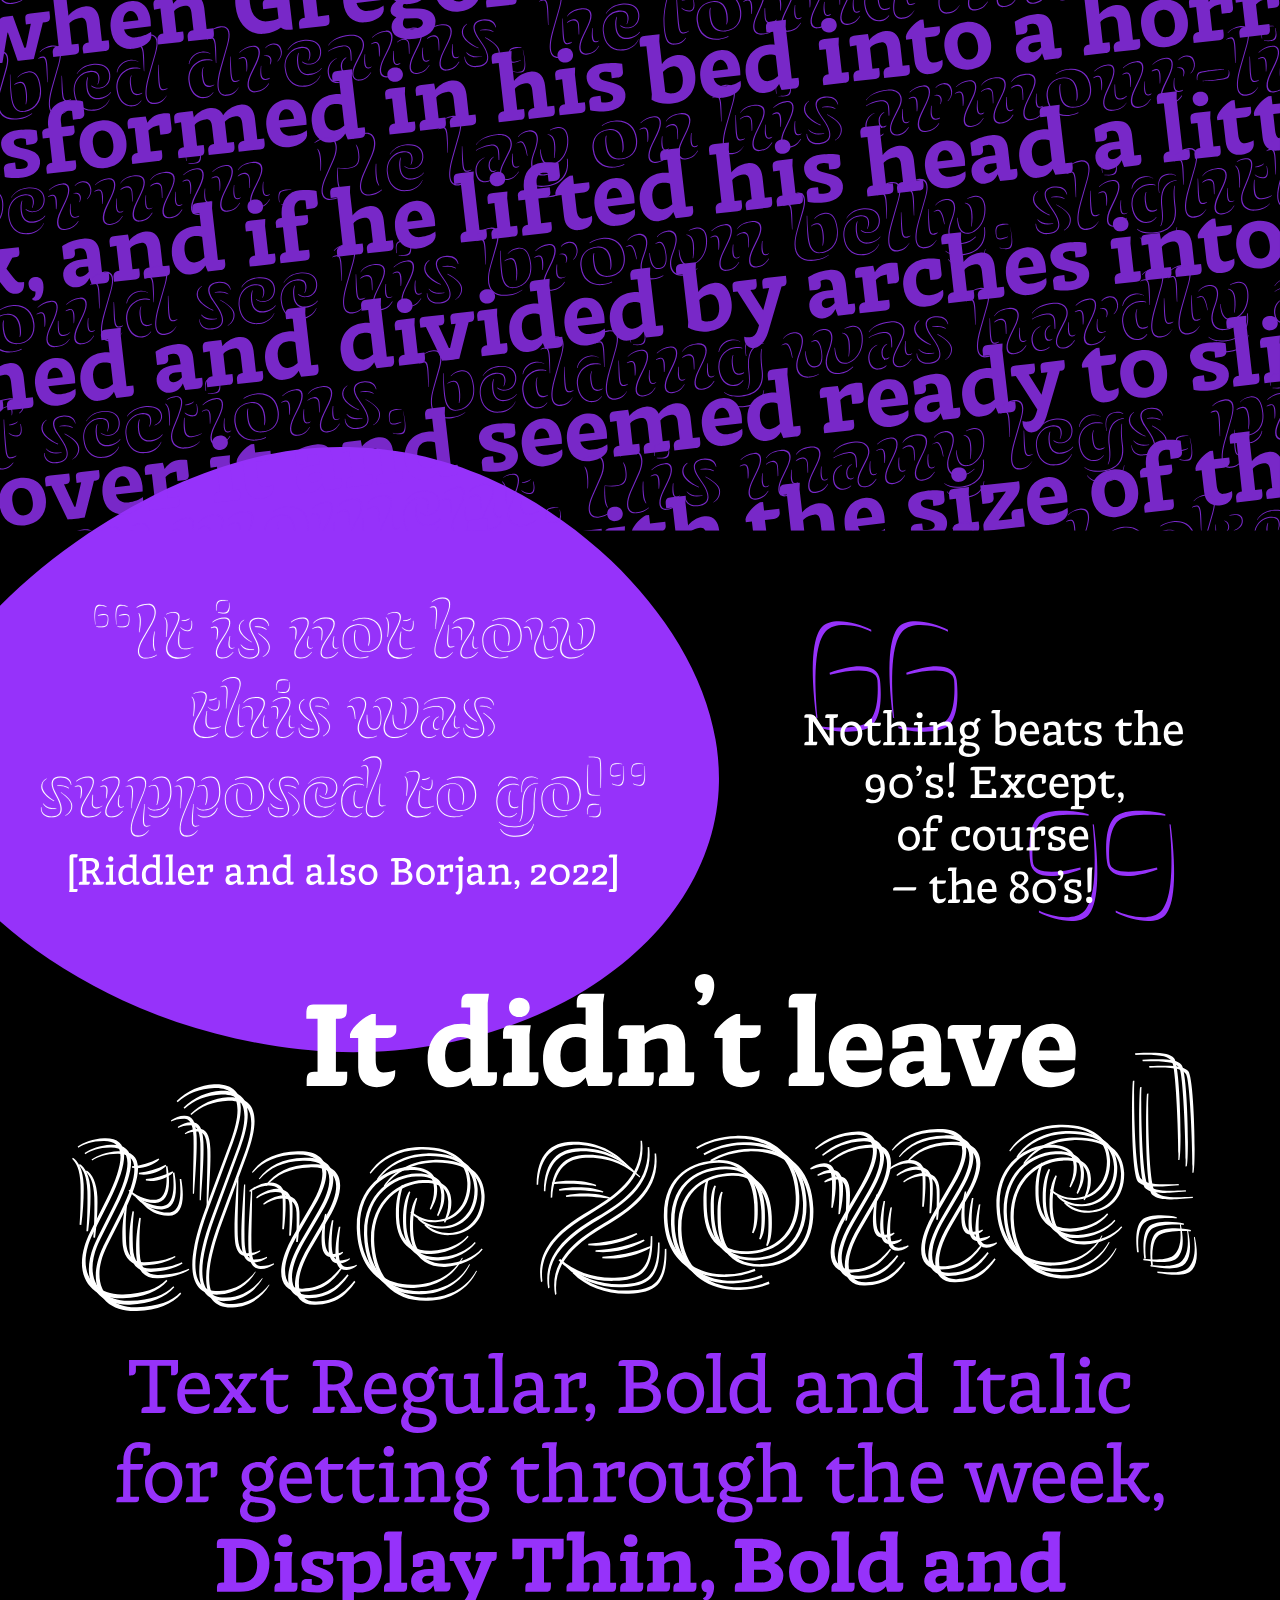
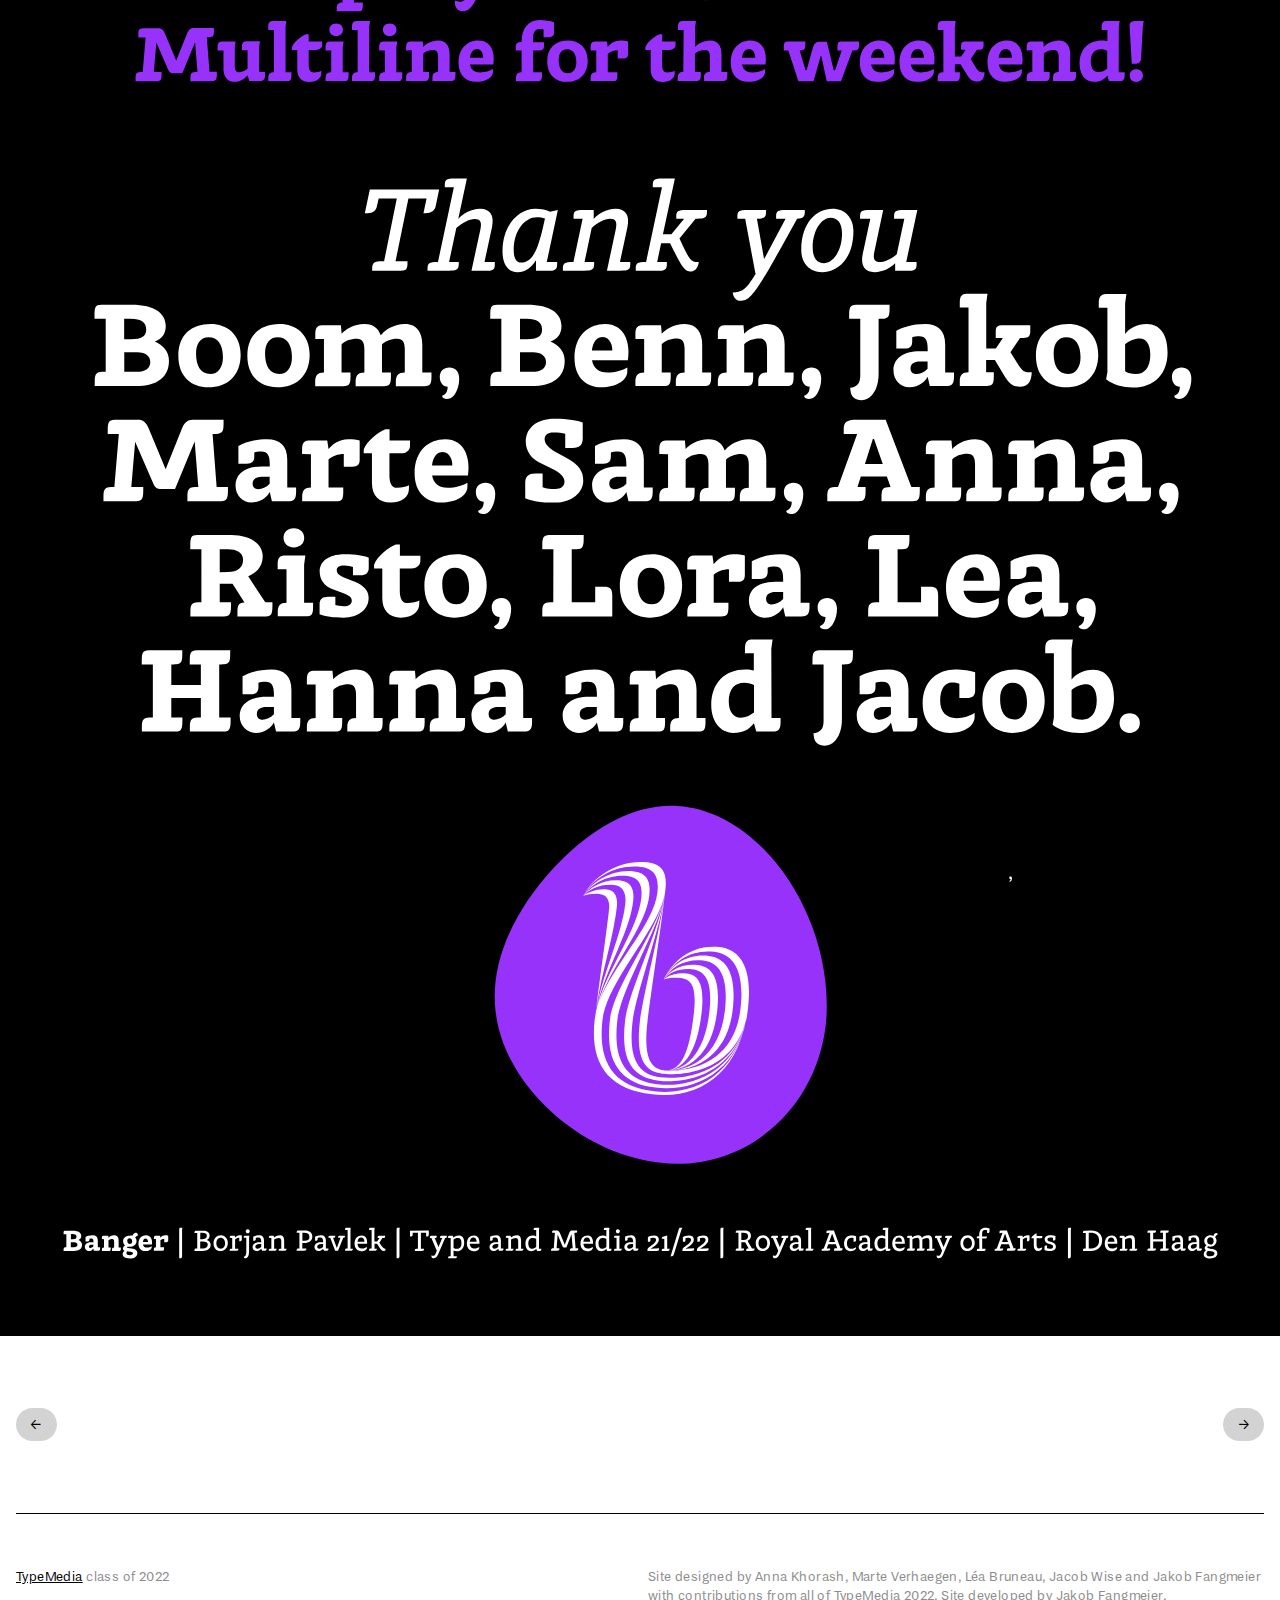
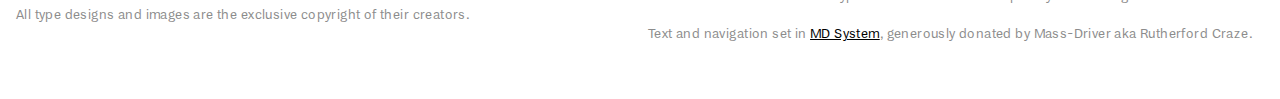
<file: Banger.html>
<!DOCTYPE html>
<head>

  <meta name="keywords" content="typemedia 22, type media, TypeMedia">
  <meta name="viewport" content="width=device-width, initial-scale=1">
  <meta name="description" content="Banger is a typeface consisting of four styles – one for display use, and three for text. The primary focus was on developing display style which is a result of personal drawing explorations. They include analysis and sketching of inline and shadow lettering, stone carving, multipolygonal vector lettering animations, and python scripting to optimize drawing.">
  <meta name="author" content="class of TypeMedia 22">
  <meta name="copyright" content="class of TypeMedia 22">

  <meta http-equiv="content-type" content="text/html; charset=UTF-8">

  <link rel="stylesheet" href="files/style.css%3Fv=1.113.css">

  <title>TM22 | Banger</title>



  <link rel="apple-touch-icon" sizes="180x180" href="files/FavIcons/TypeMedia180.gif">
  <link rel="icon" type="image/gif" sizes="192x192" href="files/FavIcons/TypeMedia192.gif">
  <link rel="icon" type="image/gif" sizes="32x32" href="files/FavIcons/TypeMedia32.gif">
  <link rel="icon" type="image/gif" sizes="96x96" href="files/FavIcons/TypeMedia96.gif">
  <link rel="manifest" href="https://2022.typemedia.org/manifest.json">
  <meta name="theme-color" content="#ffffff">

  <meta property="og:image" content="https://2022.typemedia.org/Banger/images/BorjanHeader.jpg">
  <meta name="twitter:image" content="“https://2022.typemedia.org/Banger/images/BorjanHeader.jpg">
  <meta name="twitter:title" content="TM22 | Banger">
  <meta name="twitter:description" content="Banger is a typeface consisting of four styles – one for display use, and three for text. The primary focus was on developing display style which is a result of personal drawing explorations. They include analysis and sketching of inline and shadow lettering, stone carving, multipolygonal vector lettering animations, and python scripting to optimize drawing.">
  <meta property="og:description" content="Banger is a typeface consisting of four styles – one for display use, and three for text. The primary focus was on developing display style which is a result of personal drawing explorations. They include analysis and sketching of inline and shadow lettering, stone carving, multipolygonal vector lettering animations, and python scripting to optimize drawing.">
</head><nav class="navigation-menu">
<!--
	<label for="menu-toggle" aria-label="Open navigation menu" class="buttonlink navlink">
						<p>TM22</p>
	</label>
	<input type="checkbox" id="menu-toggle" />
	<ul class="main-navigation">
        <li><a href="#">Jakob Fangmeier</a></li>
        <li><a href="#">Benn Zorn</a></li>
        <li><a href="#">Anya Khorash</a></li>
        <li><a href="#">Marte Verhagen</a></li>
        <li><a href="#">Boom Promphans</a></li>
        <li><a href="../Magnify">Léa Bruneau</a></li>
        <li><a href="#">Jacob Wise</a></li>
        <li><a href="#">Borjan Pavlek</a></li>
        <li><a href="#">Sam van Vaerenbergh</a></li>
        <li><a href="#">Risto Kujanpää</a></li>
        <li><a href="#">Lora Shtirkova</a></li>
    </ul>
-->
    <a  class="buttonlink navlink" href="index.html">
                        <p>TM22</p>
    </a>
</nav>
<style type="text/css">
	
	:root {
  --main-highlight-color: rgb(0,0,0);
}
</style>
<body>
<div class = "bodywrapper">
		<div class = "introductionpicture">
			<img src="Banger/images/BorjanHeader.svg">
		</div>
		<div class = "introductionpictureSmall">
			<img src="Banger/images/BorjanHeaderMobile.svg">
		</div>

	<div class = "contentGrid">
		<div class="contentHeadline">
			<h1>Banger</h1>
		</div>

		<div class="contentText">
			<p>Banger is a typeface consisting of four styles – one for display use, and three for text. The primary focus was on developing display style which is a result of personal drawing explorations. They include analysis and sketching of inline and shadow lettering, stone carving, multipolygonal vector lettering animations, and python scripting to optimize drawing.</p>
		</div>



		<div class="contentLine"></div>

		<div class="contentHeadline">
			<h1>Borjan Pavlek</h1>
		</div>

		<div class="contentText">
			<p>Borjan Pavlek is a type and graphic designer from Croatia. He graduated with a master's degree from the School of Design, University of Zagreb in 2018 after which he worked as a graphic designer in a Zagreb-based advertising agency. His freelance letterings, type explorations, and animations have resulted in a portfolio that got him a place at Type and Media, from where he graduated with a typeface Banger.</p>
		</div>

		<div class="contentRigthSide">
			<div class="buttonContainer">

				<div>
					<a target="_blank" class="buttonlink" href="https://www.instagram.com/borjan.p/">
						<p>Instagram</p>
					</a>
				</div>
				

			</div>
		</div>


	<div class="contentLine"></div>





	<img class ="fullWidthImage" src="Banger/images/Borjan1.webp">


	<div class="spacerLine"></div>

		<div class="contentHeadline">
			<h1>Process</h1>
		</div>

		<div class="contentText">
			<p>The expressiveness of sketches and focus on the volume of letters were summed up in an idea to outline heavy shapes with a thin line. The result is a light, but also rhythmic construction that knits lines of text in a soft and airy texture making it suitable for a display environment. The subtle brush-inspired details served as a guideline to design accompanying slab-serif text styles. <br><br>

Regular, Italic, and Bold have been designed to make longer texts pleasant to read. It relates to display style in soft detail treatment which suggests the presence of a writing hand, visible in terminals and serif construction.<br><br>

Banger is still developing. The construction of the display style can be used as a skeleton upon which bolder and multilinear versions are to be designed.</p>
		</div>
 
		<div class="spacerLine">	</div>


		<div class ="splitContainer">	
			<img class ="" src="Banger/images/Borjan2.svg">
			<img class ="" src="Banger/images/Borjan3.svg">
		</div>

	<img class ="fullWidthImage" src="Banger/images/Borjan4.svg">

		<div class="spacerLine"></div>

	
	<div class="arrowLeftSide">
		<div class="buttonContainer">
			<div>
				<a class="buttonlink" href="Gablet.html">
					<p>&larr;</p>
				</a>
			</div>
		</div>
	</div>



	<div class="arrowRightSide">
		<div class="buttonContainer">
			<div>
				<a class="buttonlink" href="Aludra.html">
					<p>&rarr;</p>
				</a>
			</div>
		</div>
	</div>


			<div class="contentLine"></div>

	</div>

	<div class = "contentGridThankYou">
	<div class="footerLeftSide">
		<p><a target="_blank" href="https://typemedia.org/">TypeMedia</a> class of 2022 <br><br>
All type designs and images are the exclusive copyright of their creators.</p>
	</div>

	<div class="contentLine mobileOnly"></div>

	<div class="footerRightSide">
		<p>Site designed by Anna Khorash, Marte Verhaegen, Léa Bruneau, Jacob Wise and Jakob Fangmeier with contributions from all of TypeMedia 2022. Site developed by Jakob Fangmeier.<br><br>
Text and navigation set in <a target="_blank" href="https://mass-driver.com/typefaces/md-system">MD System</a>, generously donated by Mass-Driver aka Rutherford Craze.</p>
	</div>
	</div>
	
	<div class = "contentGrid">

			<div class="spacerLine"></div>
</div>

</div>
</body>
</file>
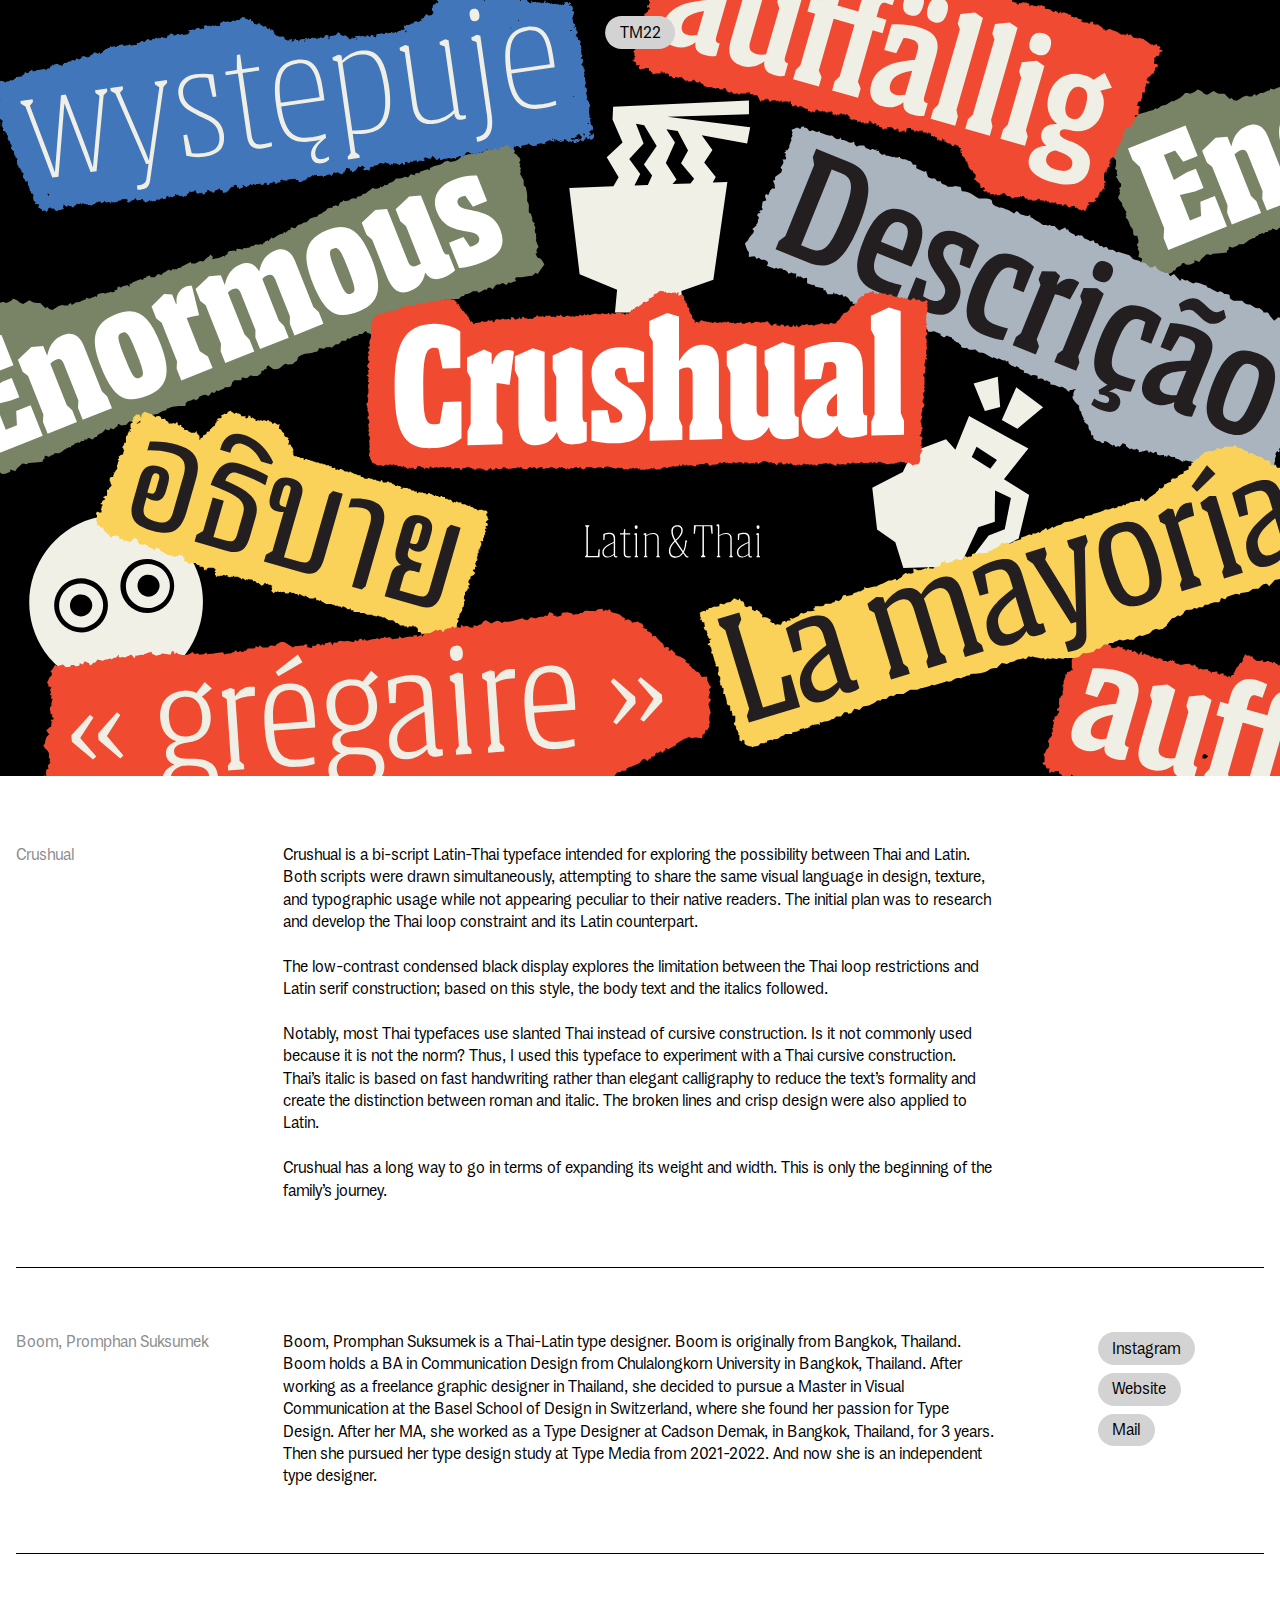
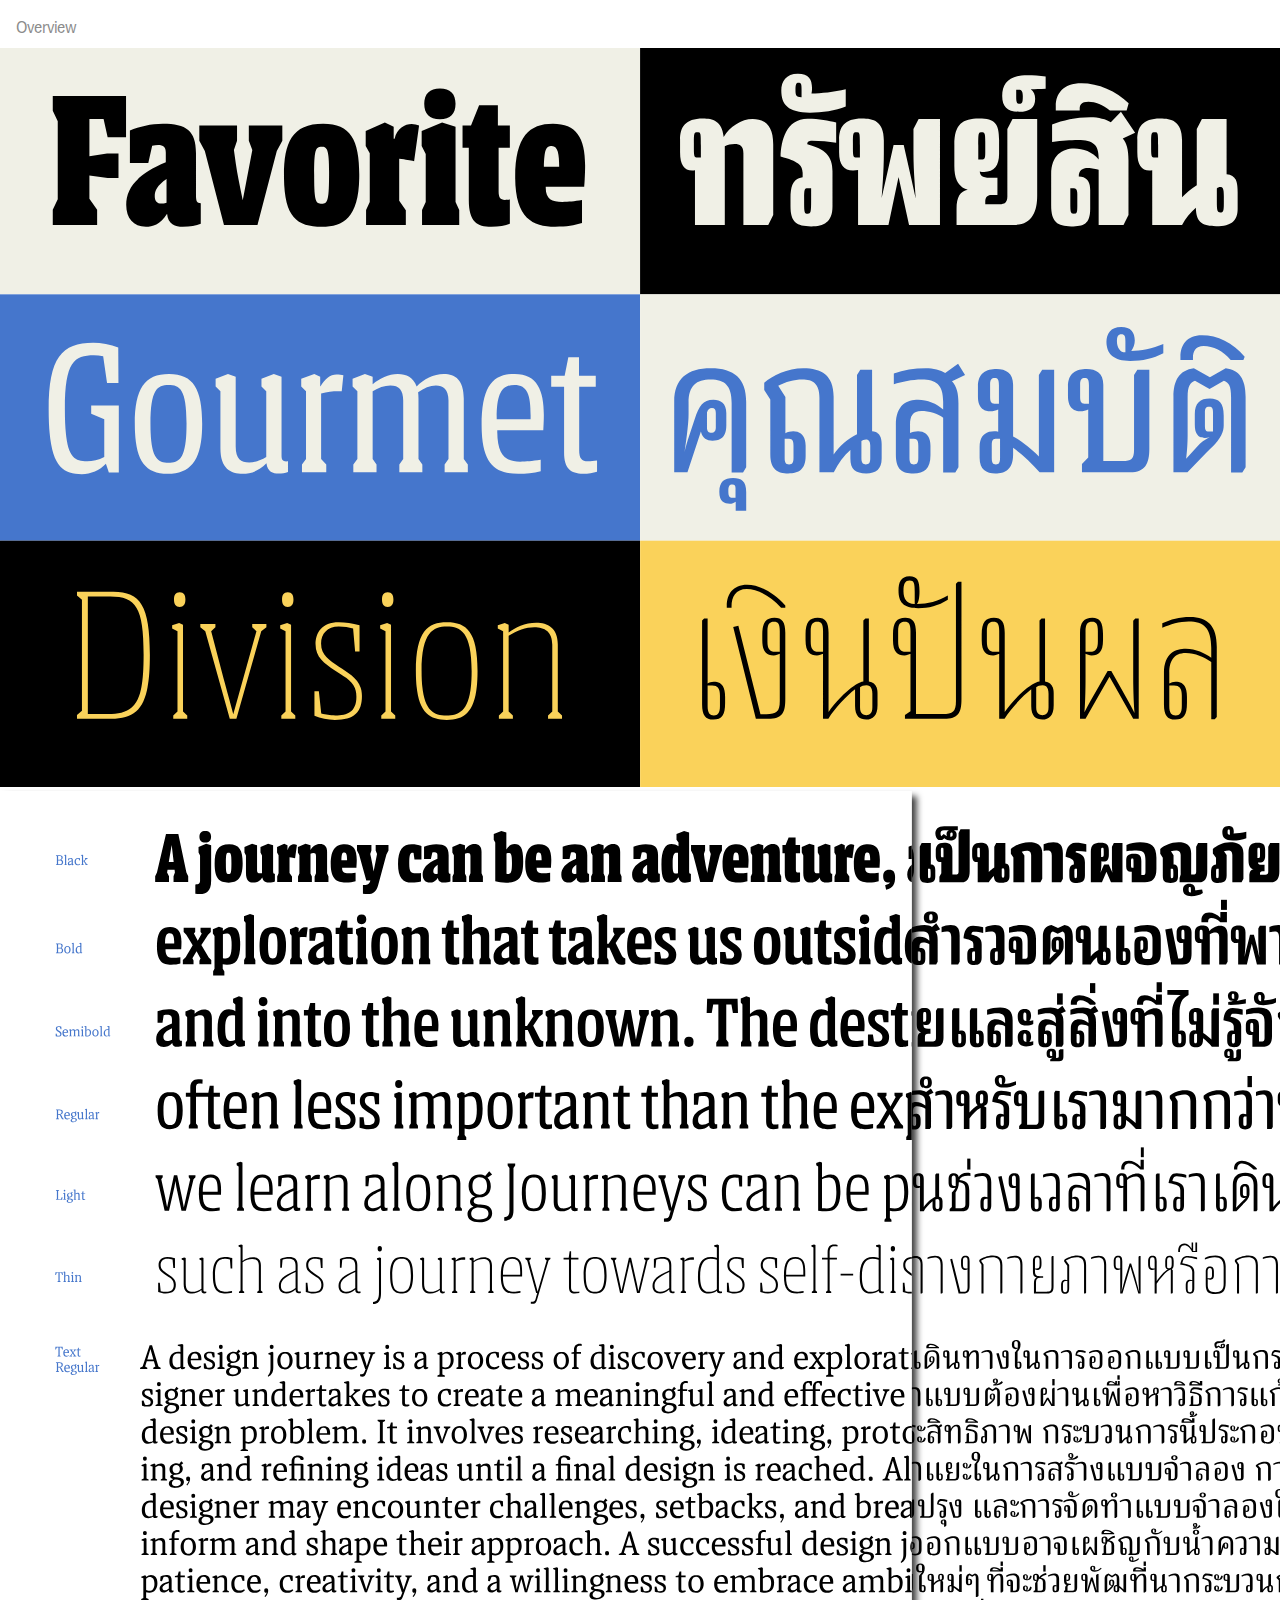
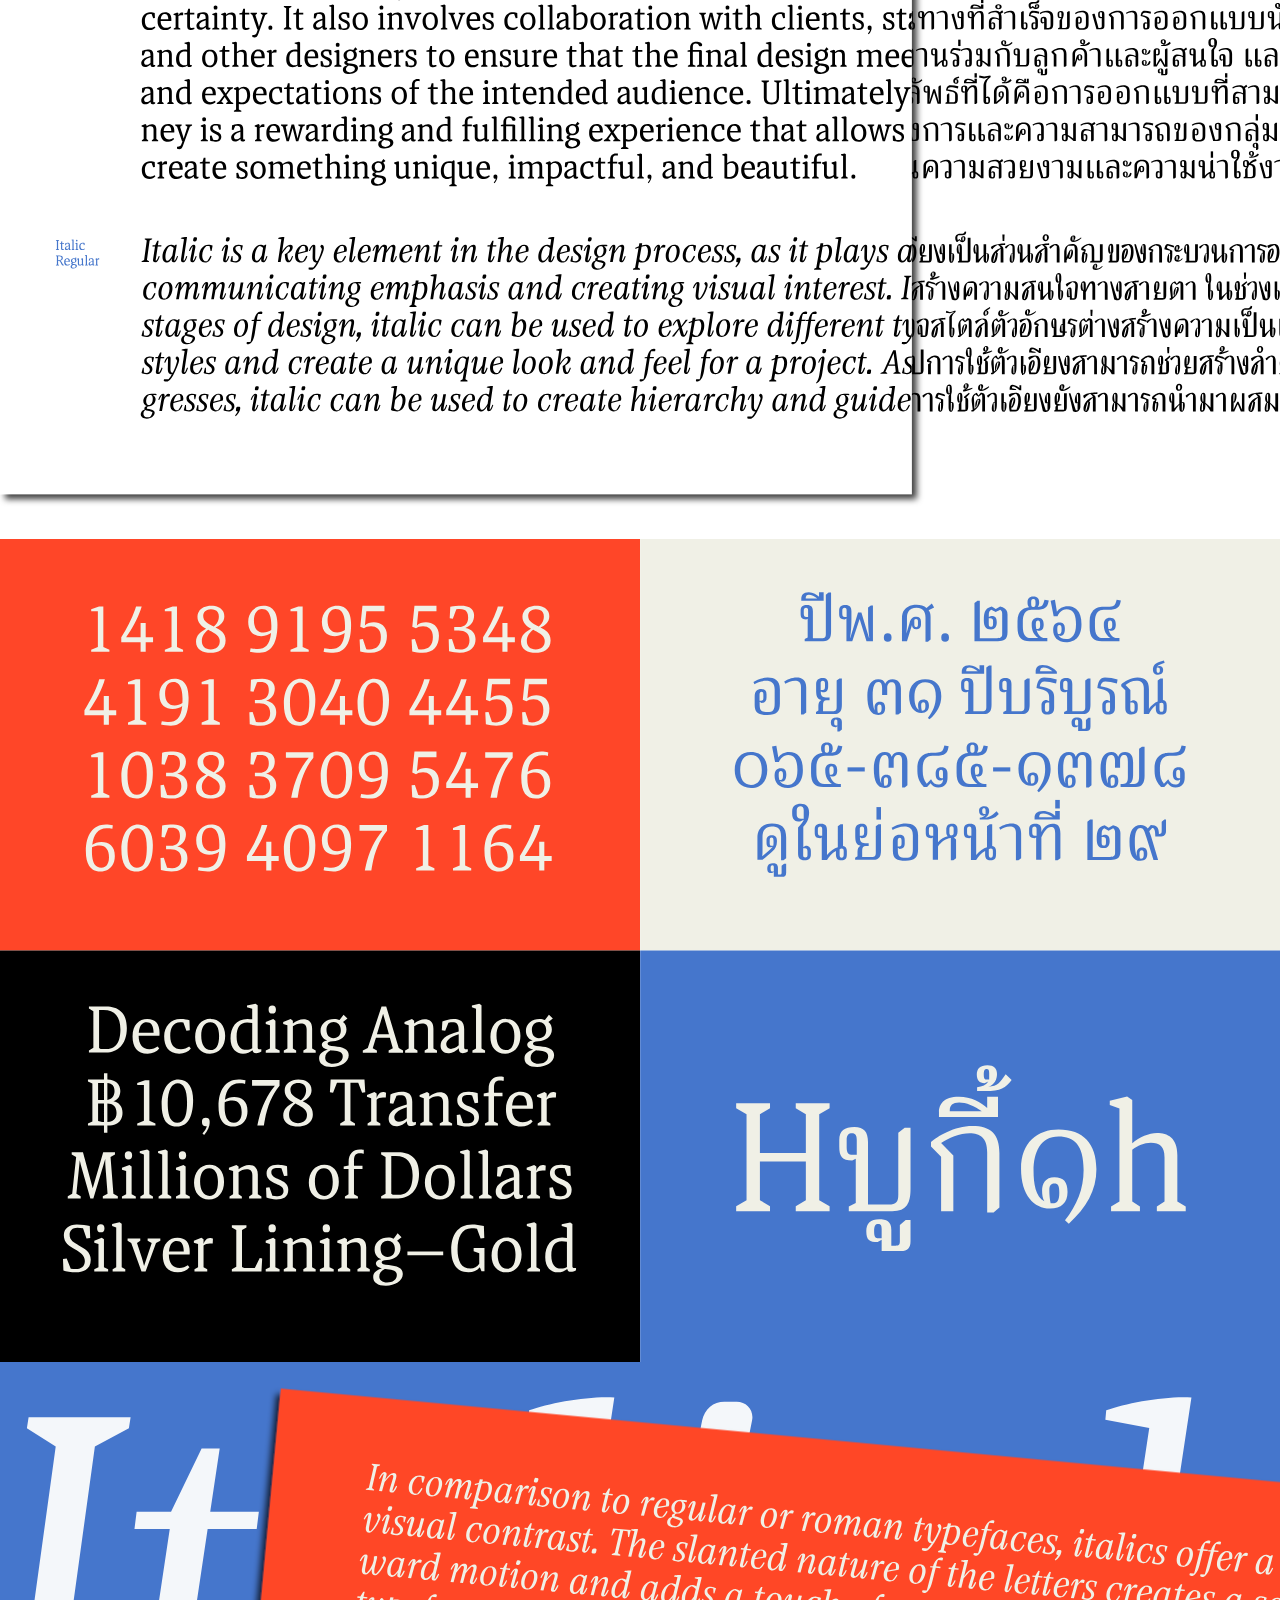
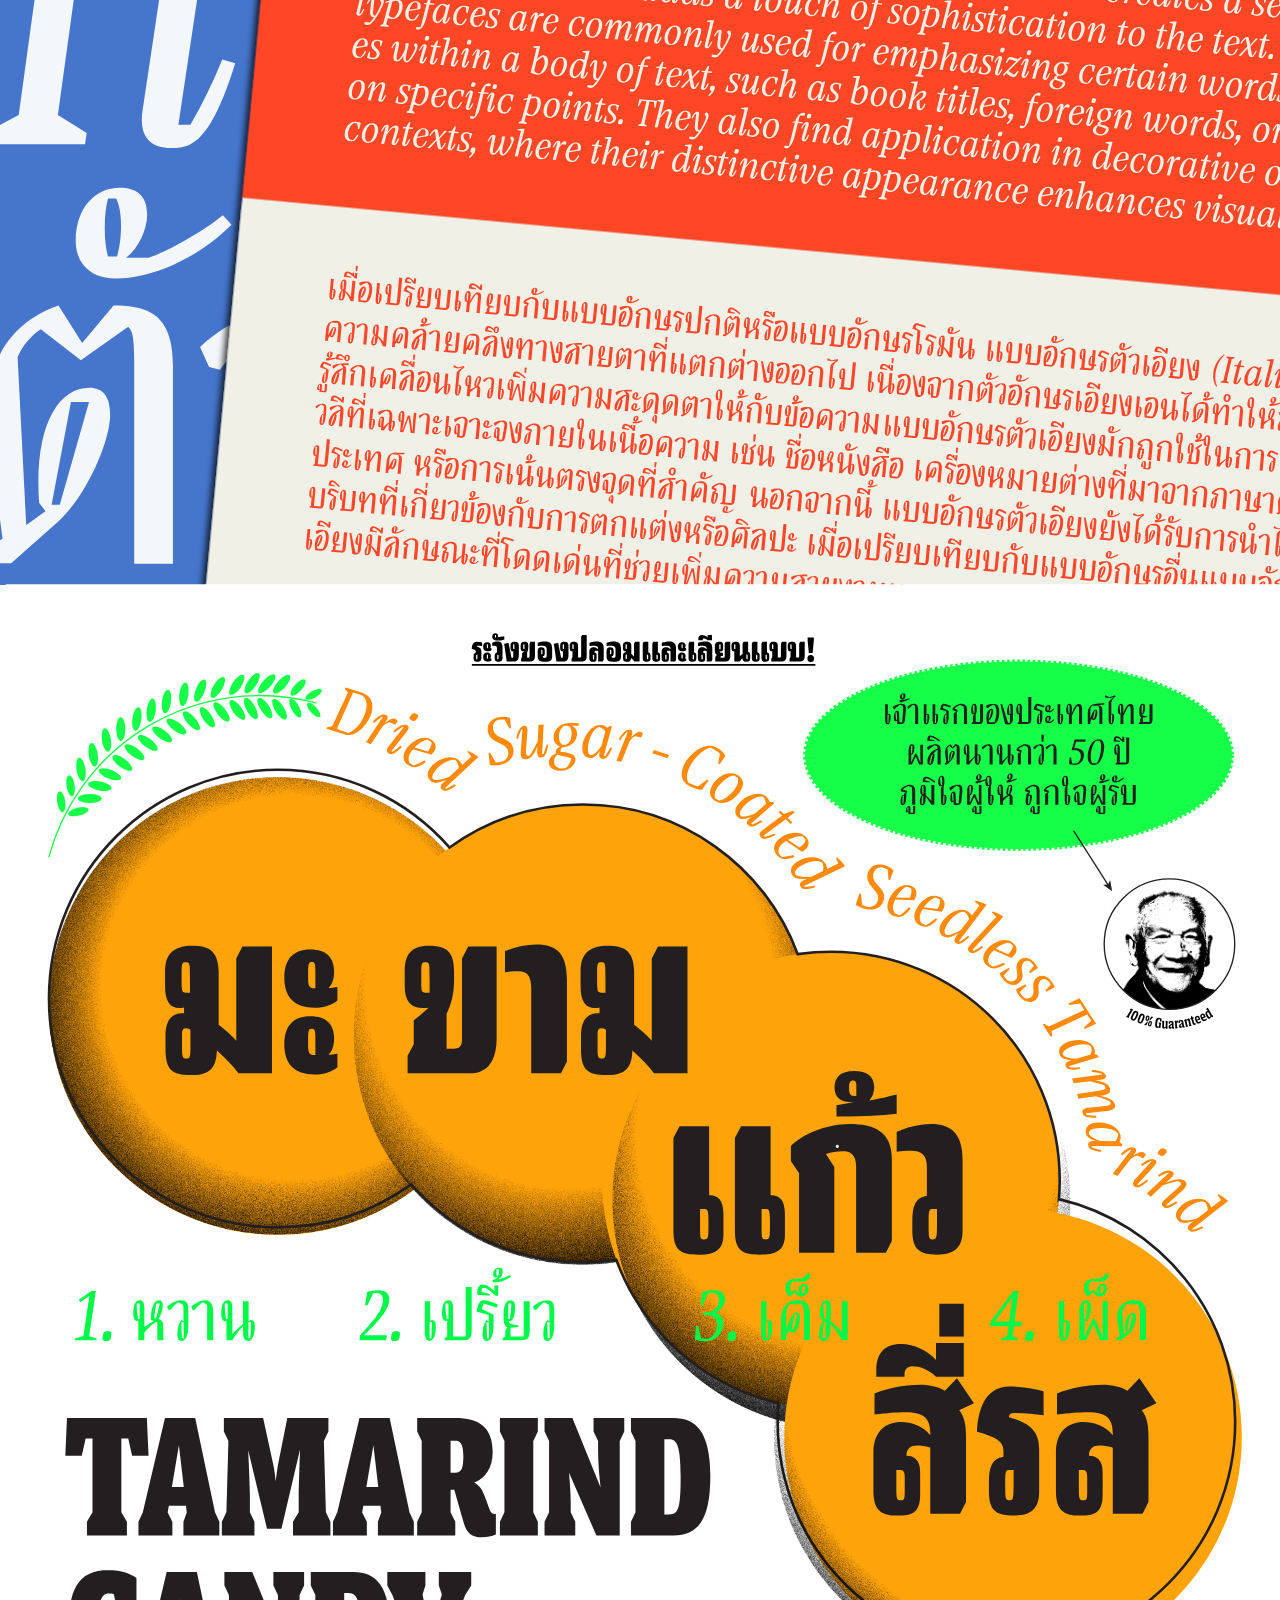
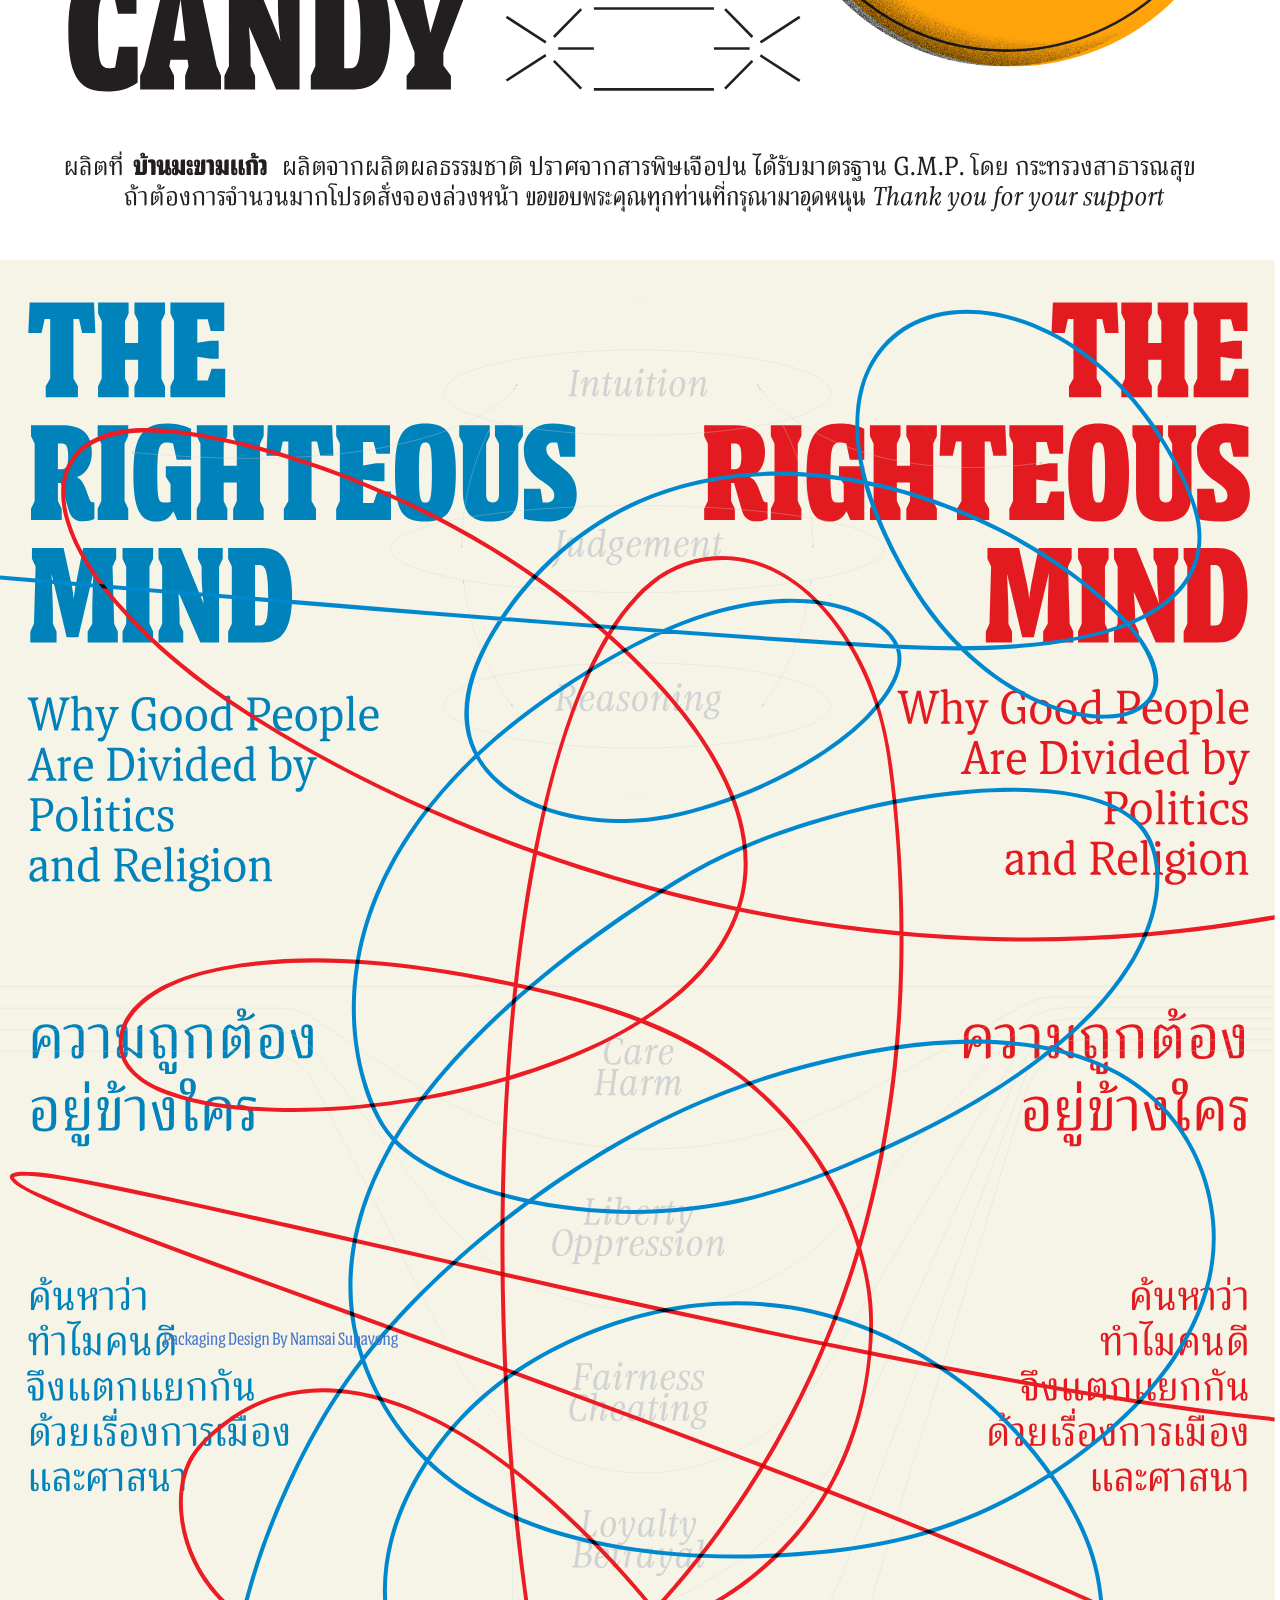
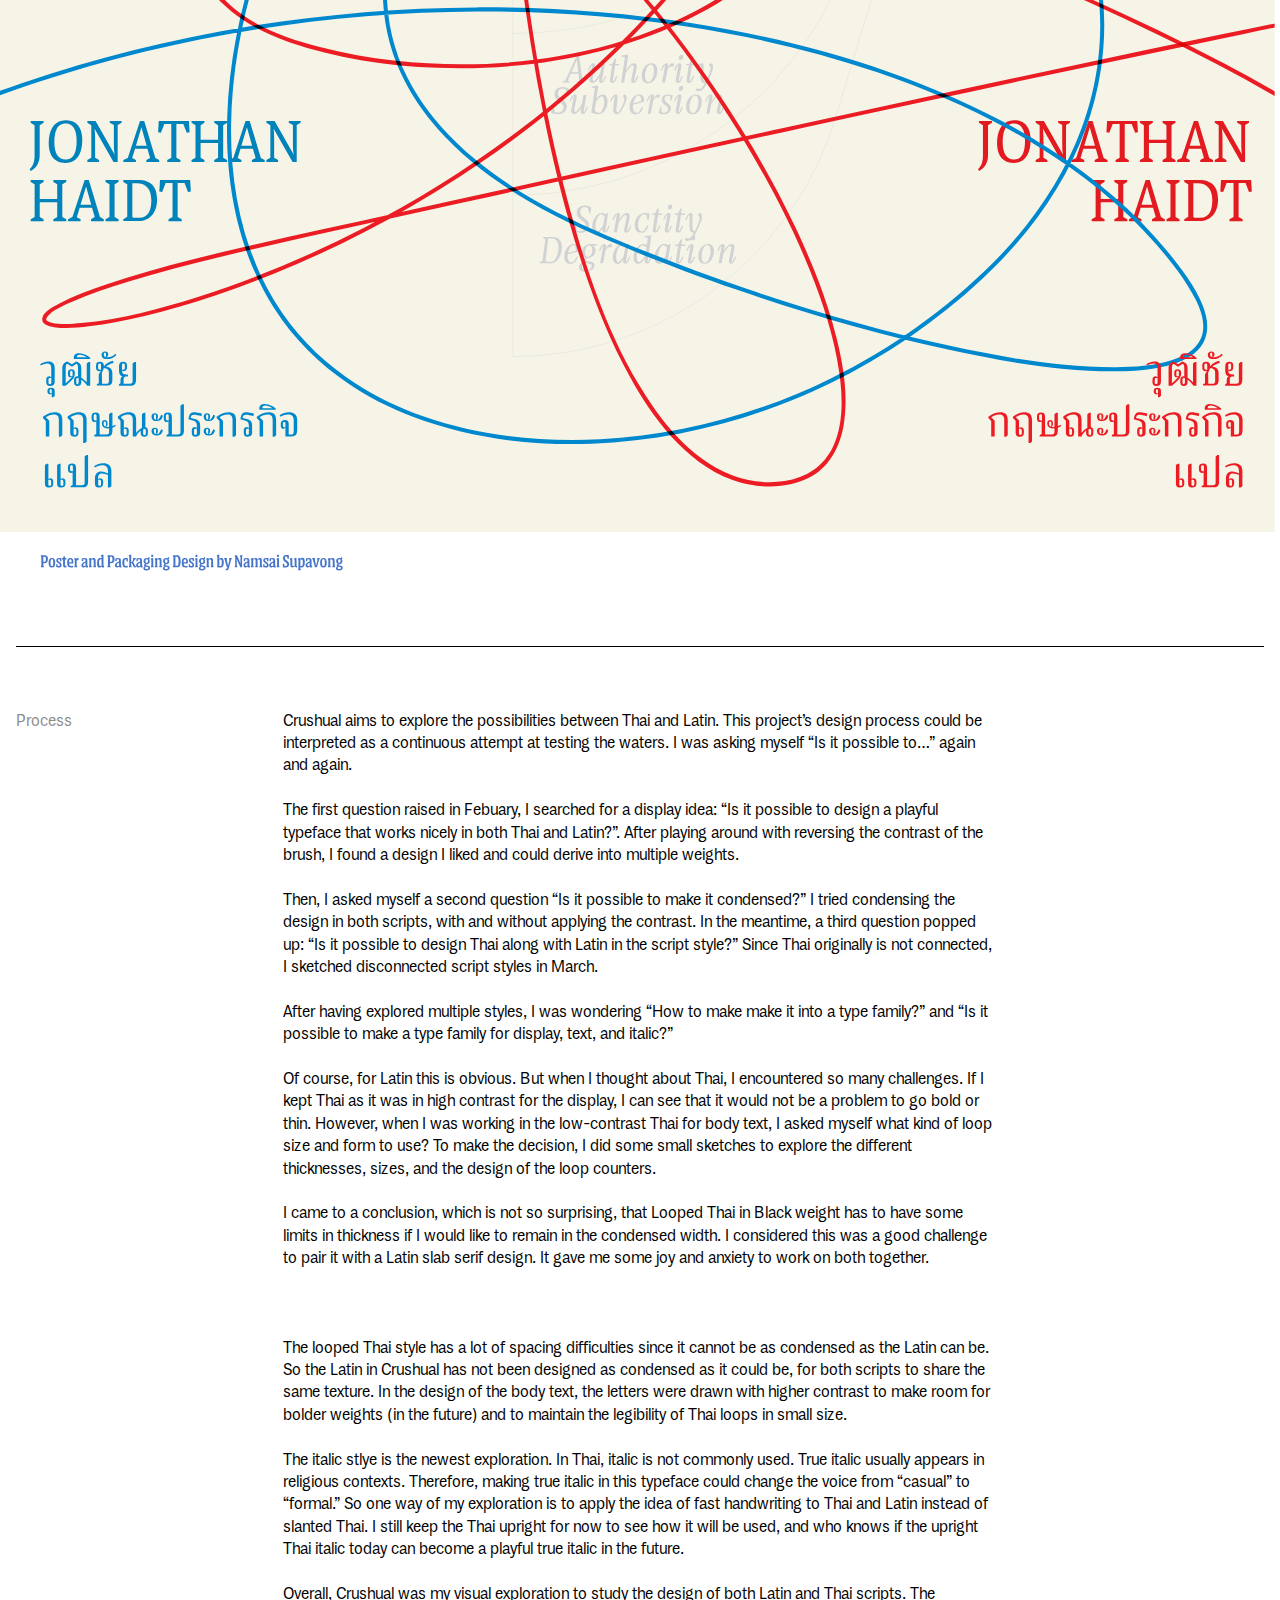
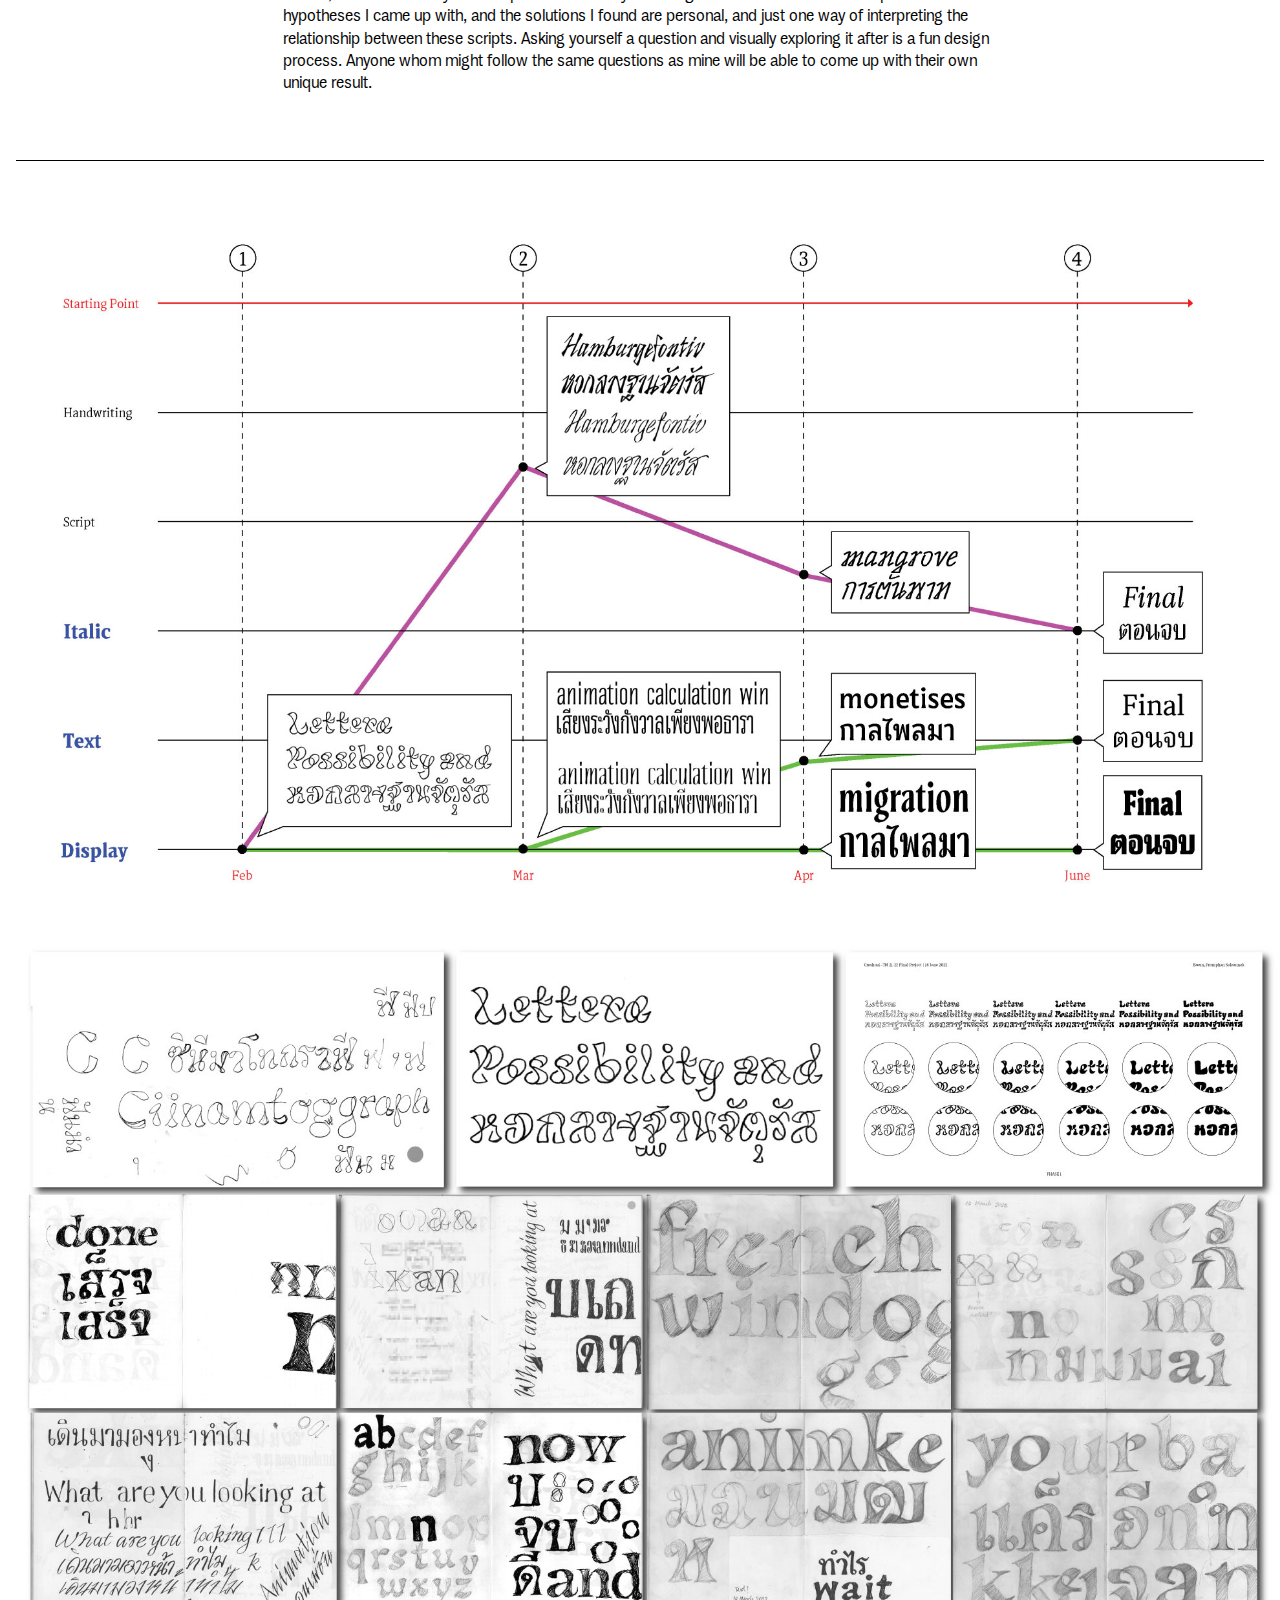
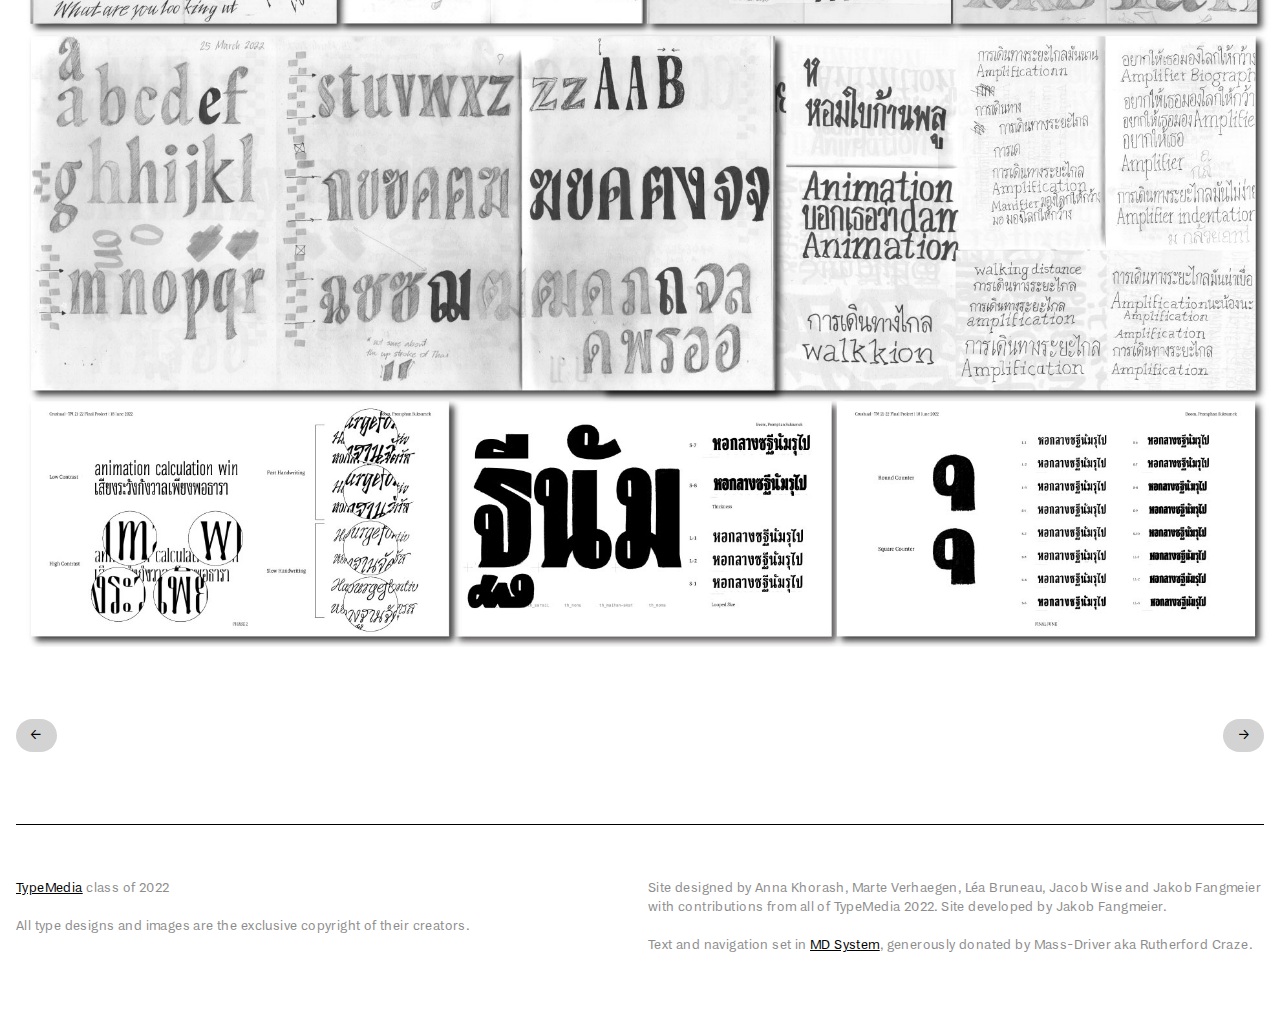
<file: Crushual.html>
<!DOCTYPE html>
<head>

  <meta name="keywords" content="typemedia 22, type media, TypeMedia">
  <meta name="viewport" content="width=device-width, initial-scale=1">
  <meta name="description" content="Crushual is a bi-script Latin-Thai typeface intended for exploring the possibility between Thai and Latin. Both scripts were drawn simultaneously, attempting to share the same visual language in design, texture, and typographic usage while not appearing peculiar to their native readers. The initial plan was to research and develop the Thai loop constraint and its Latin counterpart.">
  <meta name="author" content="class of TypeMedia 22">
  <meta name="copyright" content="class of TypeMedia 22">

  <meta http-equiv="content-type" content="text/html; charset=UTF-8">

  <link rel="stylesheet" href="files/style.css%3Fv=1.113.css">

  <title>TM22 | Crushal</title>



  <link rel="apple-touch-icon" sizes="180x180" href="files/FavIcons/TypeMedia180.gif">
  <link rel="icon" type="image/gif" sizes="192x192" href="files/FavIcons/TypeMedia192.gif">
  <link rel="icon" type="image/gif" sizes="32x32" href="files/FavIcons/TypeMedia32.gif">
  <link rel="icon" type="image/gif" sizes="96x96" href="files/FavIcons/TypeMedia96.gif">
  <link rel="manifest" href="https://2022.typemedia.org/manifest.json">
  <meta name="theme-color" content="#ffffff">

  <meta property="og:image" content="https://2022.typemedia.org/Crushual/images/CC_outline-1.jpg">
  <meta name="twitter:image" content="https://2022.typemedia.org/Crushual/images/CC_outline-1.jpg">
  <meta name="twitter:title" content="TM22 | Crushal">
  <meta name="twitter:description" content="Crushual is a bi-script Latin-Thai typeface intended for exploring the possibility between Thai and Latin. Both scripts were drawn simultaneously, attempting to share the same visual language in design, texture, and typographic usage while not appearing peculiar to their native readers. The initial plan was to research and develop the Thai loop constraint and its Latin counterpart.">
  <meta property="og:description" content="Crushual is a bi-script Latin-Thai typeface intended for exploring the possibility between Thai and Latin. Both scripts were drawn simultaneously, attempting to share the same visual language in design, texture, and typographic usage while not appearing peculiar to their native readers. The initial plan was to research and develop the Thai loop constraint and its Latin counterpart.">
</head><nav class="navigation-menu">
<!--
	<label for="menu-toggle" aria-label="Open navigation menu" class="buttonlink navlink">
						<p>TM22</p>
	</label>
	<input type="checkbox" id="menu-toggle" />
	<ul class="main-navigation">
        <li><a href="#">Jakob Fangmeier</a></li>
        <li><a href="#">Benn Zorn</a></li>
        <li><a href="#">Anya Khorash</a></li>
        <li><a href="#">Marte Verhagen</a></li>
        <li><a href="#">Boom Promphans</a></li>
        <li><a href="../Magnify">Léa Bruneau</a></li>
        <li><a href="#">Jacob Wise</a></li>
        <li><a href="#">Borjan Pavlek</a></li>
        <li><a href="#">Sam van Vaerenbergh</a></li>
        <li><a href="#">Risto Kujanpää</a></li>
        <li><a href="#">Lora Shtirkova</a></li>
    </ul>
-->
    <a  class="buttonlink navlink" href="index.html">
                        <p>TM22</p>
    </a>
</nav>
<style type="text/css">
	
	:root {
  --main-highlight-color: rgb(244,212,109);
}
</style>
<body>
<div class = "bodywrapper">
		<div class = "introductionpicture">
			<img src="Crushual/images/1_SVG.svg">
		</div>
		<div class = "introductionpictureSmall">
			<img src="Crushual/images/1_SVG_mobile.svg">
		</div>

	<div class = "contentGrid">
		<div class="contentHeadline">
			<h1>Crushual</h1>
		</div>

		<div class="contentText">
			<p>Crushual is a bi-script Latin-Thai typeface intended for exploring the possibility between Thai and Latin. Both scripts were drawn simultaneously, attempting to share the same visual language in design, texture, and typographic usage while not appearing peculiar to their native readers. The initial plan was to research and develop the Thai loop constraint and its Latin counterpart.<br><br>

The low-contrast condensed black display explores the limitation between the Thai loop restrictions and Latin serif construction; based on this style, the body text and the italics followed. 
<br><br>

Notably, most Thai typefaces use slanted Thai instead of cursive construction. Is it not commonly used because it is not the norm? Thus, I used this typeface to experiment with a Thai cursive construction. Thai’s italic is based on fast handwriting rather than elegant calligraphy to reduce the text’s formality and create the distinction between roman and italic. The broken lines and crisp design were also applied to Latin.<br><br>

Crushual has a long way to go in terms of expanding its weight and width. This is only the beginning of the family’s journey.
</p>
		</div>

		

		<div class="contentLine"></div>

		<div class="contentHeadline">
			<h1>Boom, Promphan Suksumek</h1>
		</div>

		<div class="contentText">
			<p>Boom, Promphan Suksumek is a Thai-Latin type designer. Boom is originally from Bangkok, Thailand. Boom holds a BA in Communication Design from Chulalongkorn University in Bangkok, Thailand. After working as a freelance graphic designer in Thailand, she decided to pursue a Master in Visual Communication at the Basel School of Design in Switzerland, where she found her passion for Type Design. After her MA, she worked as a Type Designer at Cadson Demak, in Bangkok, Thailand, for 3 years. Then she pursued her type design study at Type Media from 2021-2022. And now she is an independent type designer.</p>
		</div>

<div class="contentRigthSide">
			<div class="buttonContainer">

				<div>
					<a target="_blank" class="buttonlink" href="https://www.instagram.com/boom.type/">
						<p>Instagram</p>
					</a>
				</div>
				<div>
					<a target="_blank" class="buttonlink" href="https://boom-promphans.com/">
						<p>Website</p>
					</a>
				</div>
				<div>
					<a class="buttonlink" href="mailto:boom.promphans@gmail.com">
						<p>Mail</p>
					</a>
				</div>

			</div>
		</div>



	<div class="contentLine"></div>

	<div class="contentHeadline">
			<h2>Overview</h2>
	</div>

	<img class ="fullWidthImage desktopOnly" src="Crushual/images/2_SVG.svg">
	<img class ="fullWidthImage mobileOnly" src="Crushual/images/2_SVG_mobile.svg">

	<img class ="fullWidthImage desktopOnly" src="Crushual/images/3_SVG.svg">
	<img class ="fullWidthImage mobileOnly" src="Crushual/images/3_SVG_mobile.svg">

	<img class ="fullWidthImage desktopOnly" src="Crushual/images/4_SVG.svg">
	<img class ="fullWidthImage mobileOnly" src="Crushual/images/4_SVG_mobile.svg">

	<img class ="fullWidthImage desktopOnly" src="Crushual/images/5_SVG.svg">
	<img class ="fullWidthImage mobileOnly" src="Crushual/images/5_SVG_mobile.svg">

	<img class ="fullWidthImage desktopOnly" src="Crushual/images/6_SVG.svg">
	<img class ="fullWidthImage mobileOnly" src="Crushual/images/6_SVG_mobile.svg">

	<img class ="fullWidthImage desktopOnly" src="Crushual/images/7_SVG.svg">
	<img class ="fullWidthImage mobileOnly" src="Crushual/images/7_SVG_mobile.svg">

	<img class ="fullWidthImage mobileOnly" src="Crushual/images/8_SVG_mobile.svg">


	<div class="contentLine"></div>

		<div class="contentHeadline">
			<h1>Process</h1>
		</div>

		<div class="contentText">
			<p>Crushual aims to explore the possibilities between Thai and Latin. This project’s design process could be interpreted as a continuous attempt at testing the waters. I was asking myself “Is it possible to…” again and again.<br><br>

The first question raised in Febuary, I searched for a display idea: “Is it possible to design a playful typeface that works nicely in both Thai and Latin?”. After playing around with reversing the contrast of the brush, I found a design I liked and could derive into multiple weights.<br><br>

Then, I asked myself a second question “Is it possible to make it condensed?” I tried condensing the design in both scripts, with and without applying the contrast. In the meantime, a third question popped up: “Is it possible to design Thai along with Latin in the script style?” Since Thai originally is not connected, I sketched disconnected script styles in March.<br><br>

After having explored multiple styles, I was wondering “How to make make it into a type family?” and “Is it possible to make a type family for display, text, and italic?” <br><br>

Of course, for Latin this is obvious. But when I thought about Thai, I encountered so many challenges. If I kept Thai as it was in high contrast for the display, I can see that it would not be a problem to go bold or thin. However, when I was working in the low-contrast Thai for body text, I asked myself what kind of loop size and form to use? To make the decision, I did some small sketches to explore the different thicknesses, sizes, and the design of the loop counters. 
<br><br>

I came to a conclusion, which is not so surprising, that Looped Thai in Black weight has to have some limits in thickness if I would like to remain in the condensed width. I considered this was a good challenge to pair it with a Latin slab serif design. It gave me some joy and anxiety to work on both together.

<br><br><br><br>

The looped Thai style has a lot of spacing difficulties since it cannot be as condensed as the Latin can be. So the Latin in Crushual has not been designed as condensed as it could be, for both scripts to share the same texture. In the design of the body text, the letters were drawn with higher contrast to make room for bolder weights (in the future) and to maintain the legibility of Thai loops in small size.<br><br>

The italic stlye is the newest exploration. In Thai, italic is not commonly used. True italic usually appears in religious contexts. Therefore, making true italic in this typeface could change the voice from “casual” to “formal.” So one way of my exploration is to apply the idea of fast handwriting to Thai and Latin instead of slanted Thai. I still keep the Thai upright for now to see how it will be used, and who knows if the upright Thai italic today can become a playful true italic in the future.<br><br>

Overall, Crushual was my visual exploration to study the design of both Latin and Thai scripts. The hypotheses I came up with, and the solutions I found are personal, and just one way of interpreting the relationship between these scripts. Asking yourself a question and visually exploring it after is a fun design process. Anyone whom might follow the same questions as mine will be able to come up with their own unique result.</p>
		</div>

		<div class="contentLine"></div>

	<img class ="fullWidthImage " src="Crushual/images/crushual_1980x1200_process-1.jpg">


	<img class ="fullWidthImage desktopOnly" src="Crushual/images/crushual_1980x1200_process-2.jpg">
	<img class ="fullWidthImage mobileOnly" src="Crushual/images/crushual_900x1200_process-2.jpg">
	<img class ="fullWidthImage mobileOnly" src="Crushual/images/crushual_900x1200_process-3.jpg">
	<img class ="fullWidthImage mobileOnly" src="Crushual/images/crushual_900x1200_process-4.jpg">

	<div class="spacerLine"></div>

	
	<div class="arrowLeftSide">
		<div class="buttonContainer">
			<div>
				<a class="buttonlink" href="Tinta.html">
					<p>&larr;</p>
				</a>
			</div>
		</div>
	</div>



	<div class="arrowRightSide">
		<div class="buttonContainer">
			<div>
				<a class="buttonlink" href="Magnify.html">
					<p>&rarr;</p>
				</a>
			</div>
		</div>
	</div>


			<div class="contentLine"></div>

	</div>

	<div class = "contentGridThankYou">
	<div class="footerLeftSide">
		<p><a target="_blank" href="https://typemedia.org/">TypeMedia</a> class of 2022 <br><br>
All type designs and images are the exclusive copyright of their creators.</p>
	</div>

	<div class="contentLine mobileOnly"></div>

	<div class="footerRightSide">
		<p>Site designed by Anna Khorash, Marte Verhaegen, Léa Bruneau, Jacob Wise and Jakob Fangmeier with contributions from all of TypeMedia 2022. Site developed by Jakob Fangmeier.<br><br>
Text and navigation set in <a target="_blank" href="https://mass-driver.com/typefaces/md-system">MD System</a>, generously donated by Mass-Driver aka Rutherford Craze.</p>
	</div>
	</div>
	
	<div class = "contentGrid">

			<div class="spacerLine"></div>
</div>

</div>
</body>
</file>
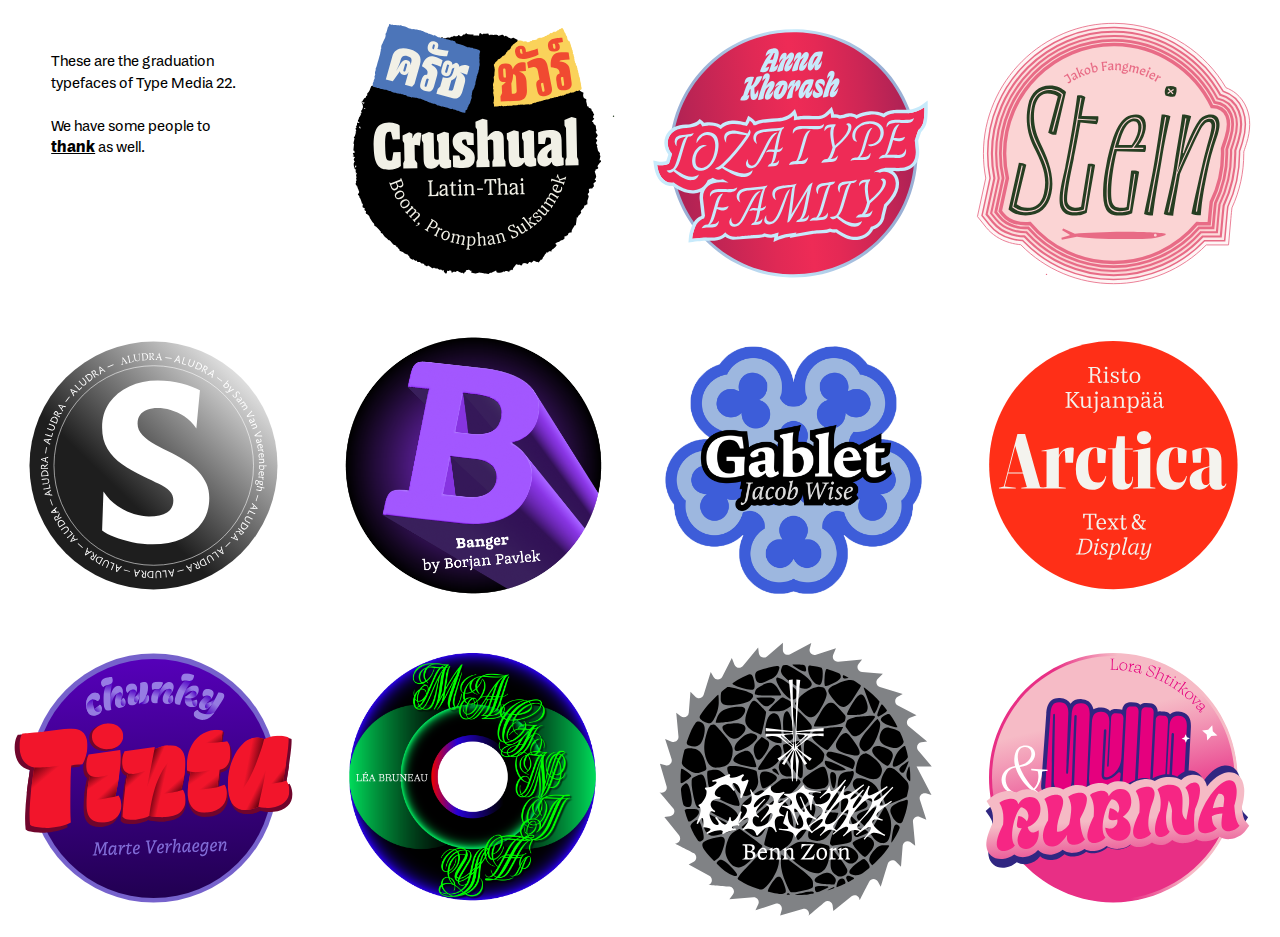
<file: index.php.html>
<!DOCTYPE html>
<head>

  <meta name="keywords" content="typemedia 22, type media, TypeMedia">
  <meta name="viewport" content="width=device-width, initial-scale=1">
  <meta name="description" content="Have a look at all of the fun and unique graduation project typefaces of Type and Media 22.">
  <meta name="author" content="class of TypeMedia 22">
  <meta name="copyright" content="class of TypeMedia 22">

  <meta http-equiv="content-type" content="text/html; charset=UTF-8">

  <link rel="stylesheet" href="files/style.css%3Fv=1.113.css">

  <title>TypeMedia 22 | Showcase</title>



  <link rel="apple-touch-icon" sizes="180x180" href="files/FavIcons/TypeMedia180.gif">
  <link rel="icon" type="image/gif" sizes="192x192" href="files/FavIcons/TypeMedia192.gif">
  <link rel="icon" type="image/gif" sizes="32x32" href="files/FavIcons/TypeMedia32.gif">
  <link rel="icon" type="image/gif" sizes="96x96" href="files/FavIcons/TypeMedia96.gif">
  <link rel="manifest" href="https://2022.typemedia.org/manifest.json">
  <meta name="theme-color" content="#ffffff">

  <meta property="og:image" content="https://2022.typemedia.org/files/images/TypeMedia22.png">
  <meta name="twitter:image" content="https://2022.typemedia.org/files/images/TypeMedia22.png">
  <meta name="twitter:title" content="TypeMedia 22 | Showcase">
  <meta name="twitter:description" content="Have a look at all of the fun and unique graduation typefaces of Type and Media 22.">
  <meta property="og:description" content="Have a look at all of the fun and unique graduation typefaces of Type and Media 22.">
</head>
<body>
	<div class = "bodywrapper">
	

	<div class ="gridsection">

		<div class="griddescription">
			<p>These are the graduation typefaces of Type Media 22. <br><br>We have some people to <a href="ThankYou.html">thank</a> as well.</p>
		</div>

		<div class="gridimage">
			<a class ="imagelink" href="Stein.html">
				<div class = "buttonimage">
					<img src="files/images/S_STEIN.svg">
				</div>
				<div class="hiddenimage">
					<img src="files/images/B_Stein.png">
				</div>
			</a>
		</div>

		<div class="gridimage">
			<a class ="imagelink" href="Aludra.html">
				<div class = "buttonimage">
					<img src="files/images/S_ALDURA.svg">
				</div>
				<div class="hiddenimage">
					<img src="files/images/B_ALDURA.svg">
				</div>
			</a>
		</div>

		<div class="gridimage">
			<a class ="imagelink" href="Arctica.html">
				<div class = "buttonimage">
					<img src="files/images/S_ARCTICA.svg">
				</div>
				<div class="hiddenimage">
					<img src="files/images/B_ARCTICA.svg">
				</div>
			</a>
		</div>

		<div class="gridimage">
			<a class ="imagelink" href="Cosm.html">
				<div class = "buttonimage">
					<img src="files/images/S_COSM.svg">
				</div>
				<div class="hiddenimage">
					<img src="files/images/B_COSM.svg">
				</div>
			</a>
		</div>

		<div class="gridimage">
			<a class ="imagelink" href="Banger.html">
				<div class = "buttonimage">
					<img src="files/images/S_BANGER.png">
				</div>
				<div class="hiddenimage">
					<img src="files/images/B_BANGER.svg">
				</div>
			</a>
		</div>

		<div class="gridimage">
			<a class ="imagelink" href="Crushual.html">
				<div class = "buttonimage">
					<img src="files/images/S_CRUSHUAL.svg">
				</div>
				<div class="hiddenimage">
					<img src="files/images/B_CRUSHUAL.svg">
				</div>
			</a>
		</div>

		<div class="gridimage">
			<a class ="imagelink" href="Gablet.html">
				<div class = "buttonimage">
					<img src="files/images/S_GABLET.png">
				</div>
				<div class="hiddenimage">
					<img src="files/images/B_GABLET.svg">
				</div>
			</a>
		</div>

		<div class="gridimage">
			<a class ="imagelink" href="Loza.html">
				<div class = "buttonimage">
					<img src="files/images/S_LOZA.svg">
				</div>
				<div class="hiddenimage">
					<img src="files/images/B_LOZA.svg">
				</div>
			</a>
		</div>

		<div class="gridimage">
			<a class ="imagelink" href="Magnify.html">
				<div class = "buttonimage">
					<img src="files/images/S_MAGNIFY.png">
				</div>
				<div class="hiddenimage">
					<img src="files/images/B_MAGNIFY.svg">
				</div>
			</a>
		</div>

		<div class="gridimage">
			<a class ="imagelink" href="Mello_Rubina.html">
				<div class = "buttonimage">
					<img src="files/images/S_MELLO_RUBINA.svg">
				</div>
				<div class="hiddenimage">
					<img src="files/images/B_MELLO_RUBINA.svg">
				</div>
			</a>
		</div>

		<div class="gridimage">
			<a class ="imagelink" href="Tinta.html">
				<div class = "buttonimage">
					<img src="files/images/S_TINTA.svg">
				</div>
				<div class="hiddenimage">
					<img src="files/images/B_TINTA.png">
				</div>
			</a>
		</div>



	</div>

</div>
</body>

<script type="text/javascript">
	var parent = document.querySelector(".gridsection");
for(var i = 0; i < parent.children.length; i++){
  parent.appendChild(parent.children[Math.random() * i | 0]);
}

let resizeTimer;
window.addEventListener("resize", () => {
  document.body.classList.add("resize-animation-stopper");
  clearTimeout(resizeTimer);
  resizeTimer = setTimeout(() => {
    document.   body.classList.remove("resize-animation-stopper");
  }, 400);
});
</script>
</file>
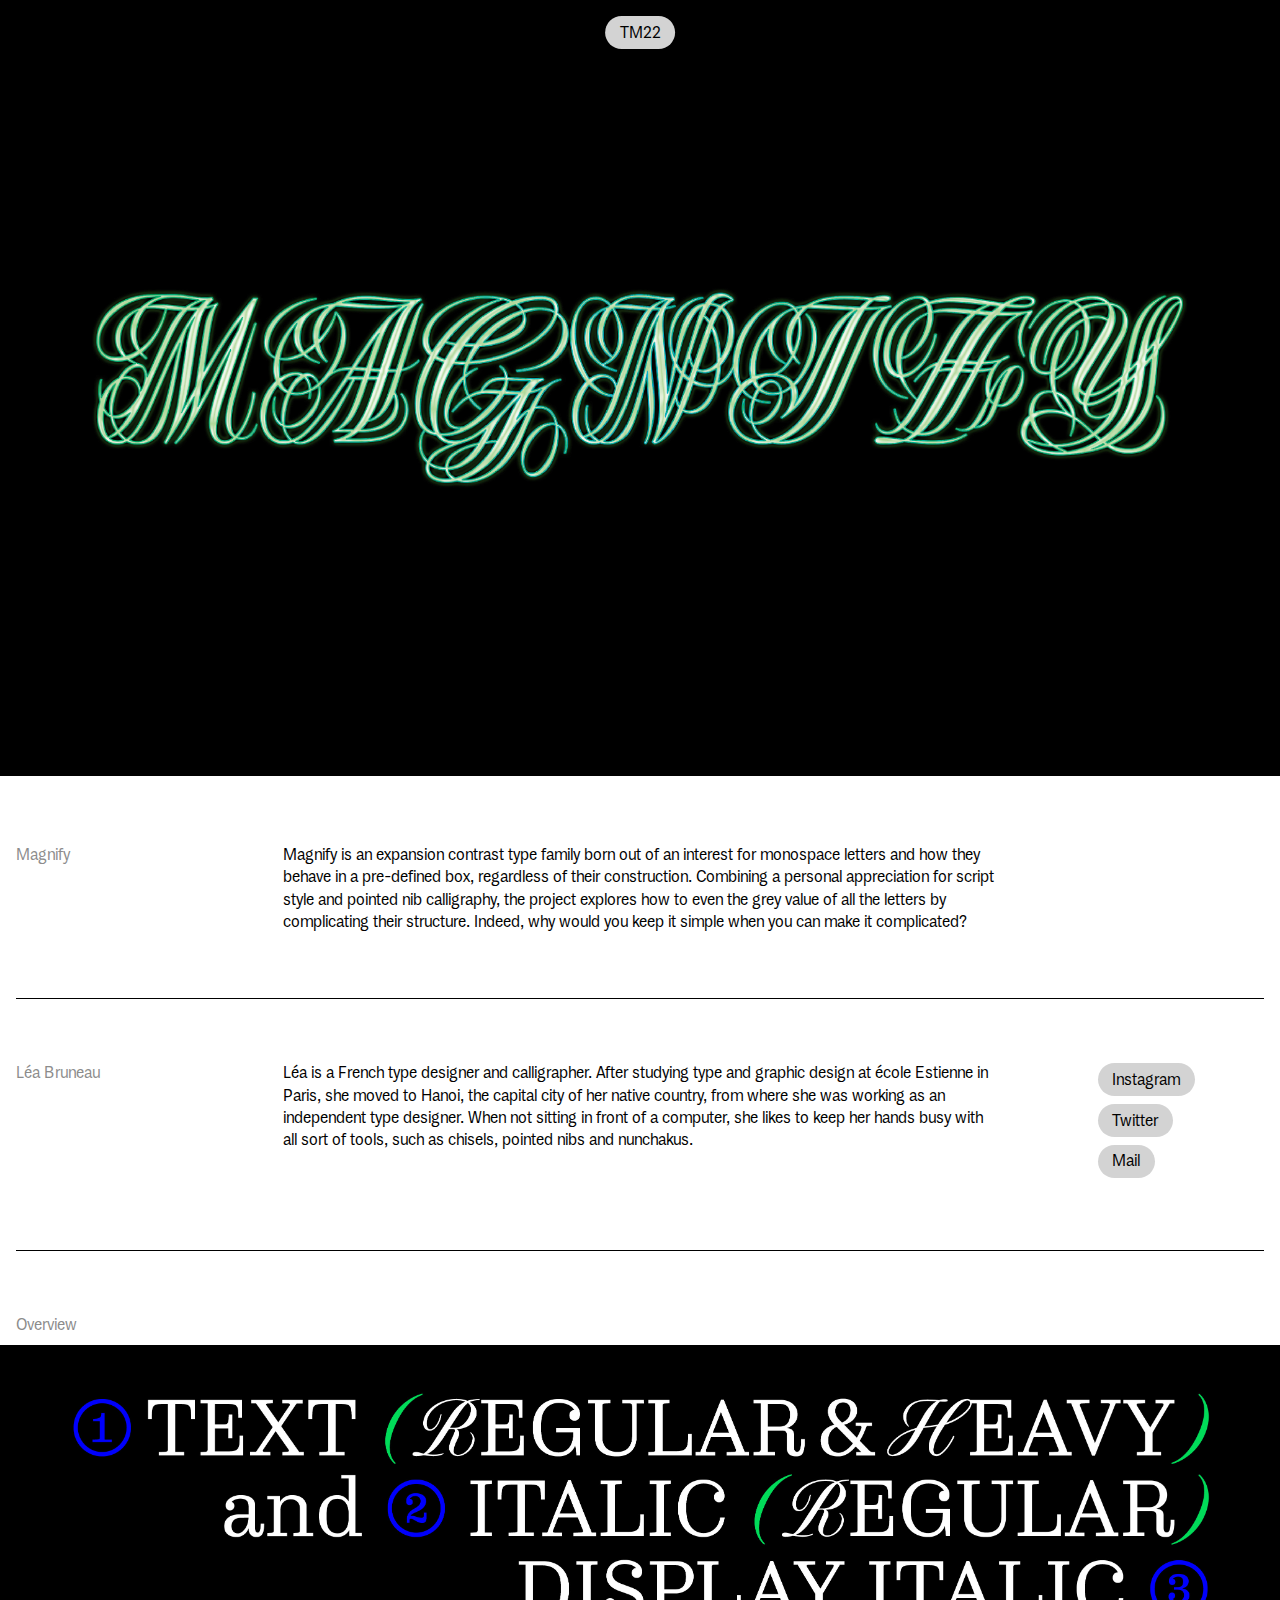
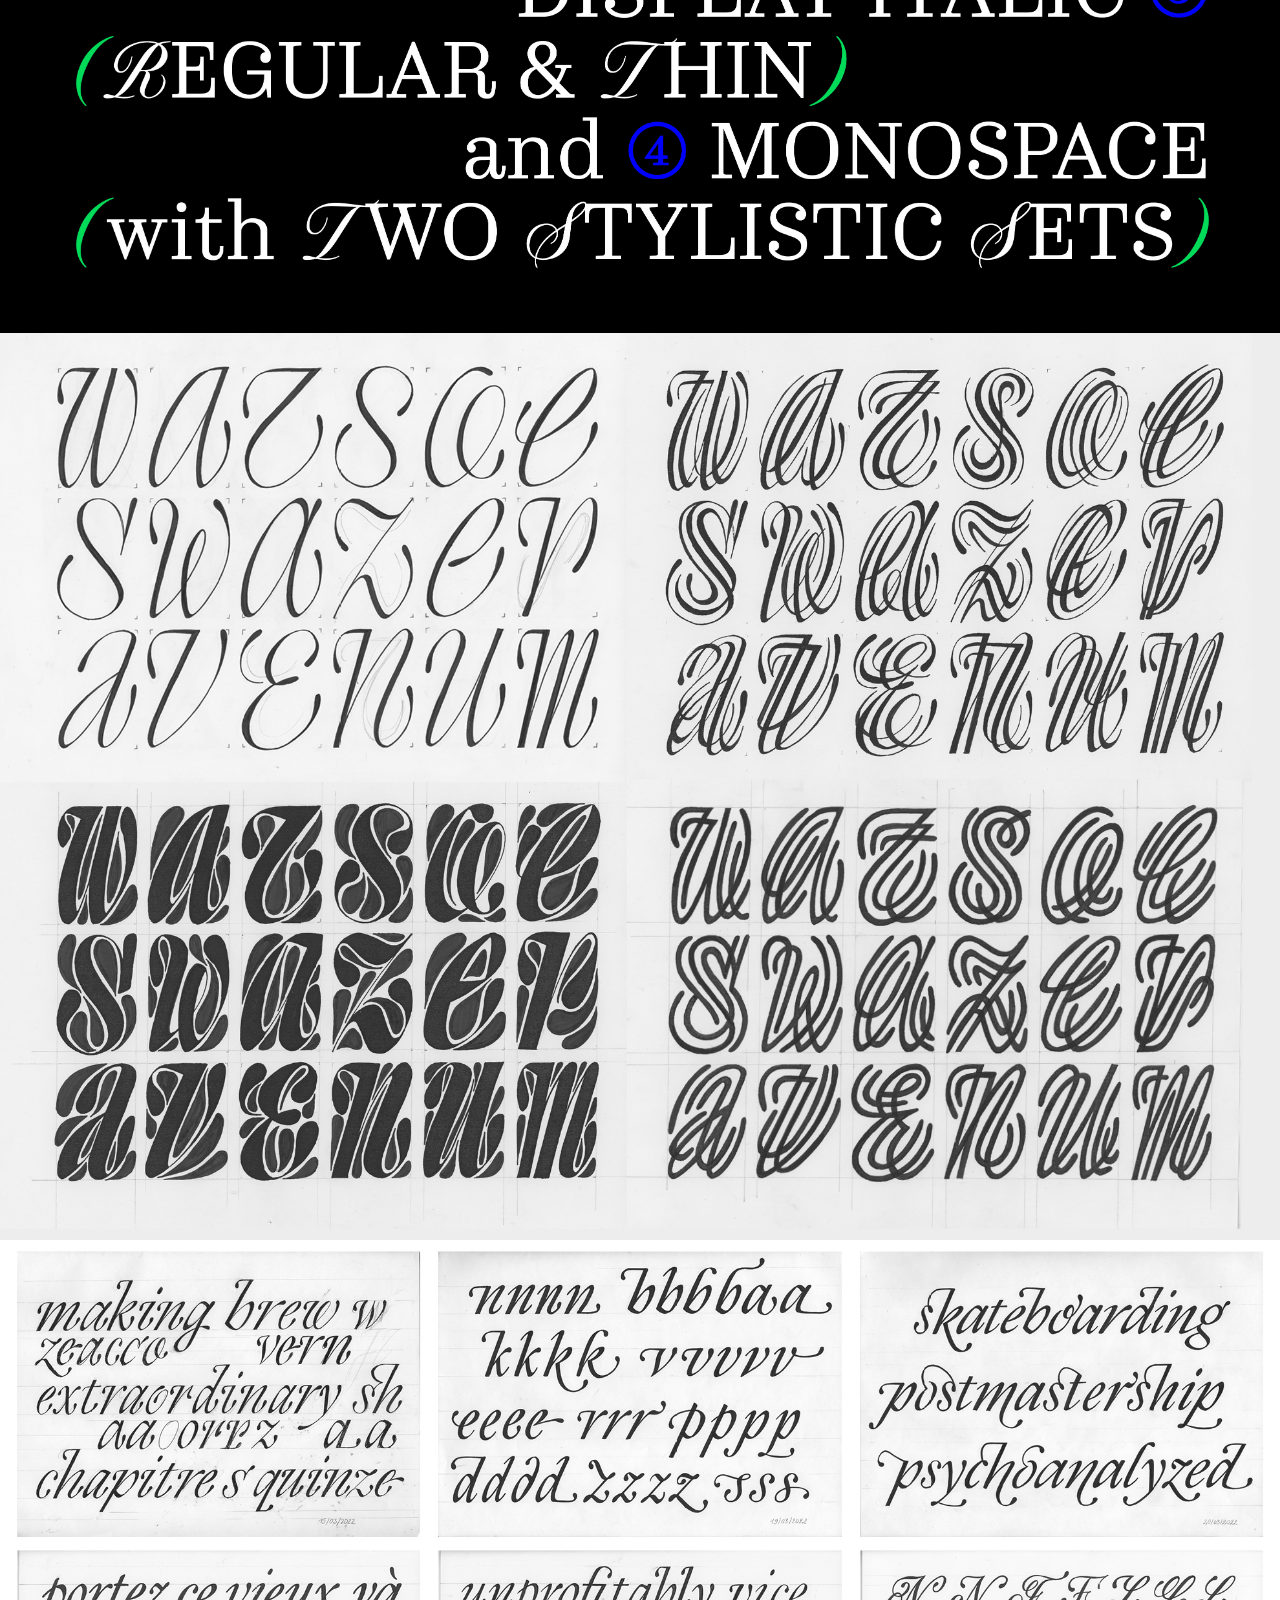
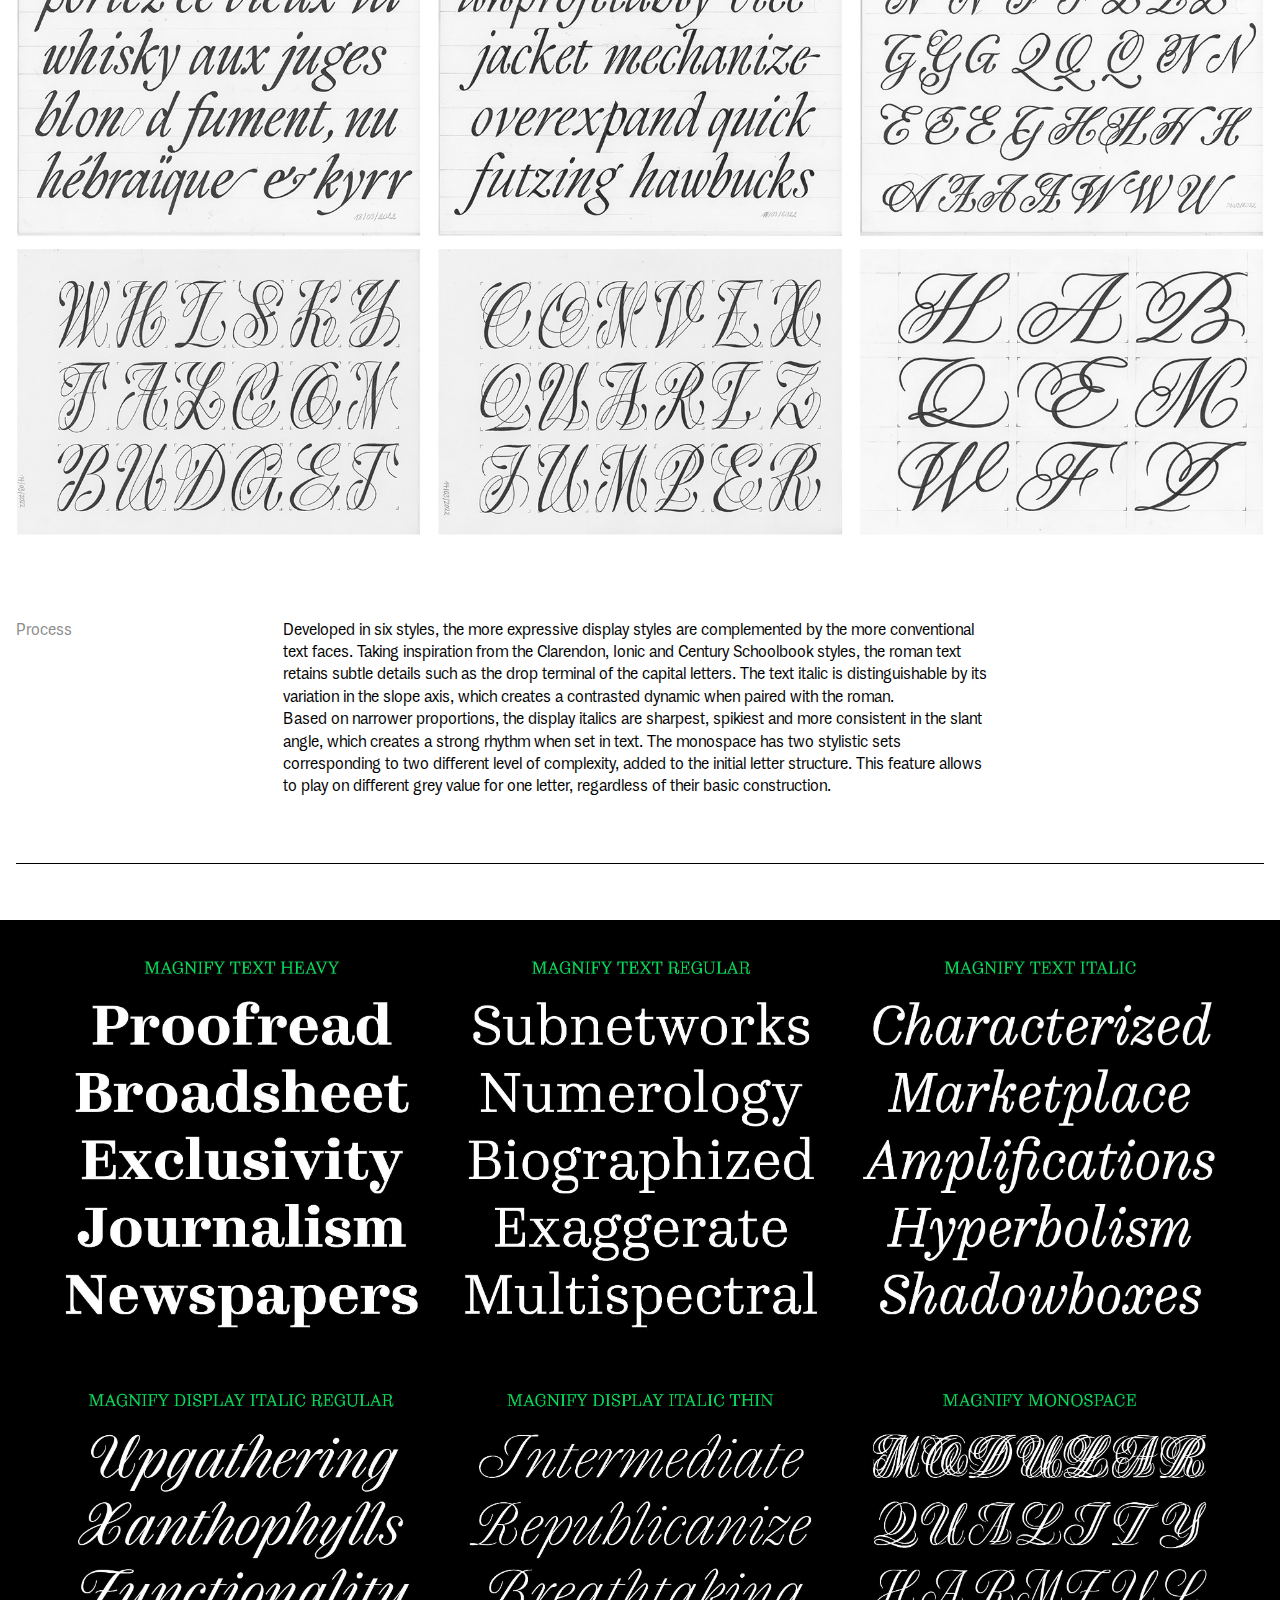
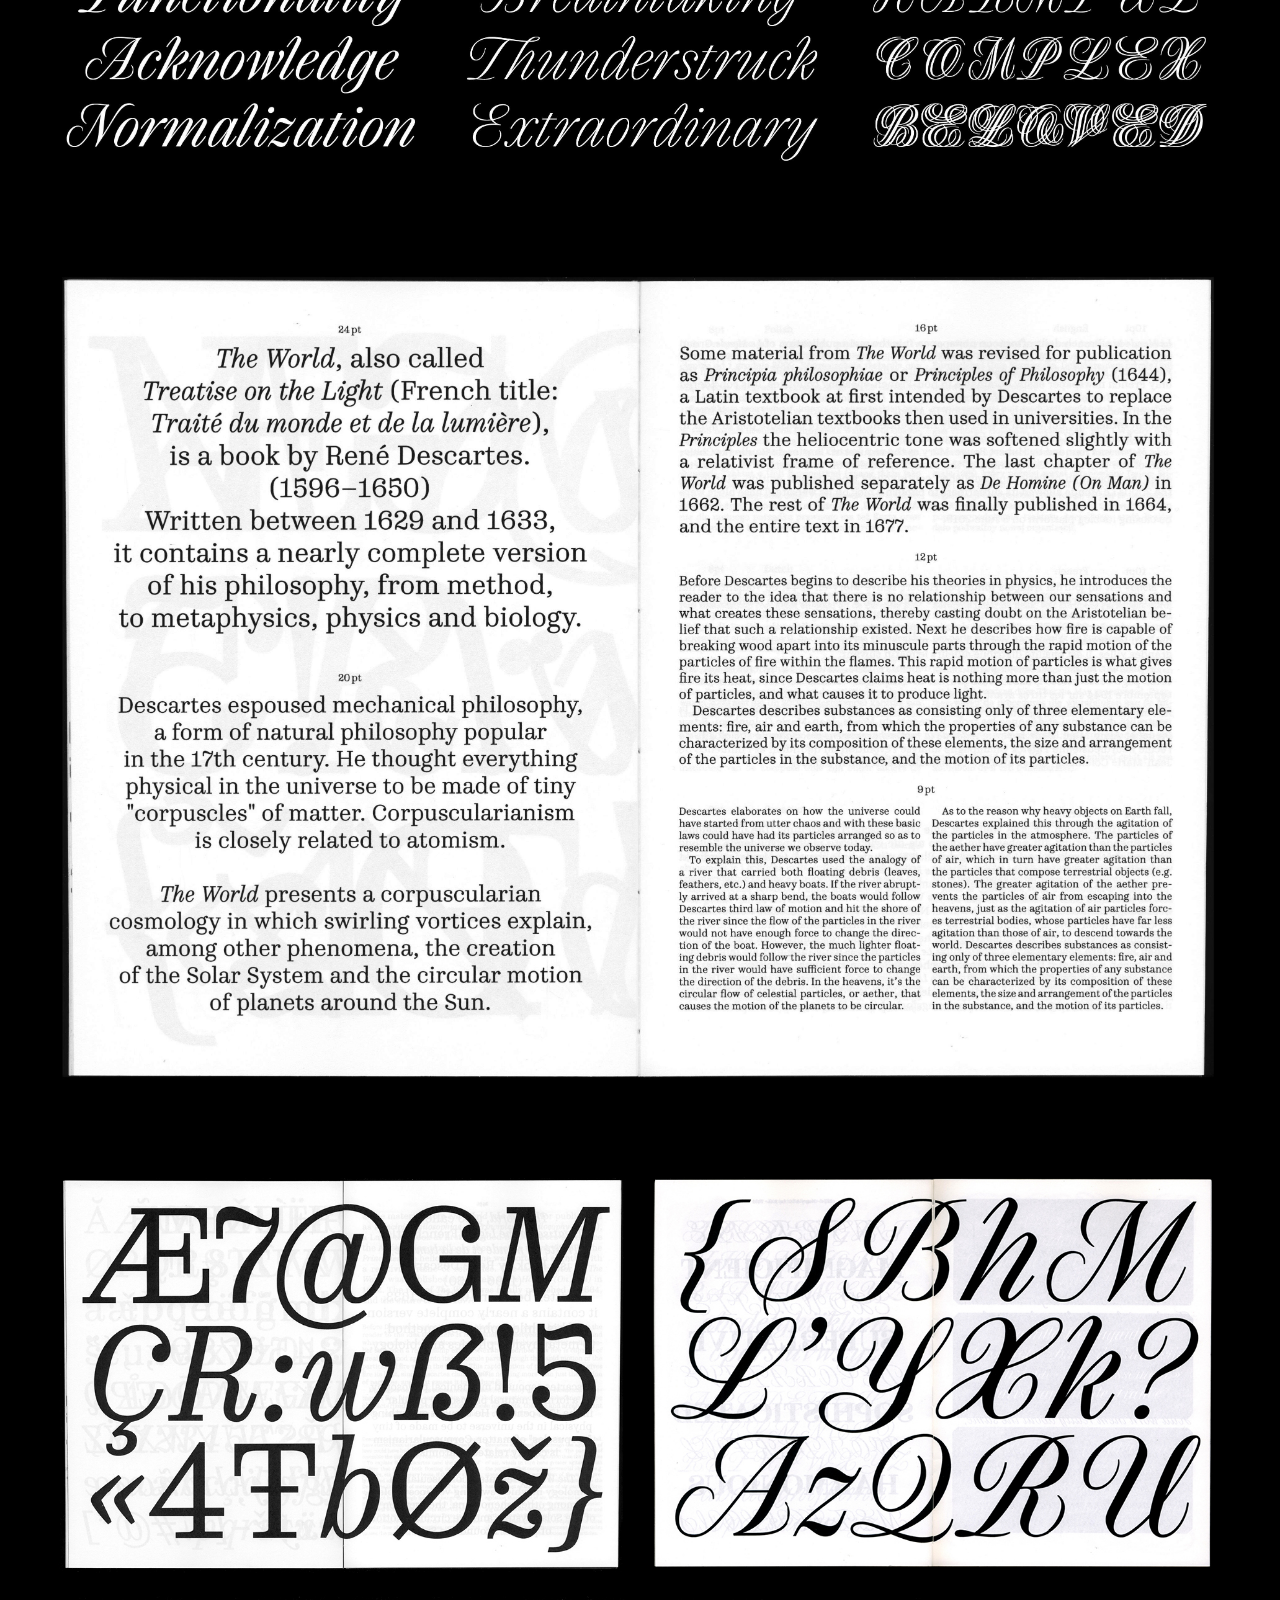
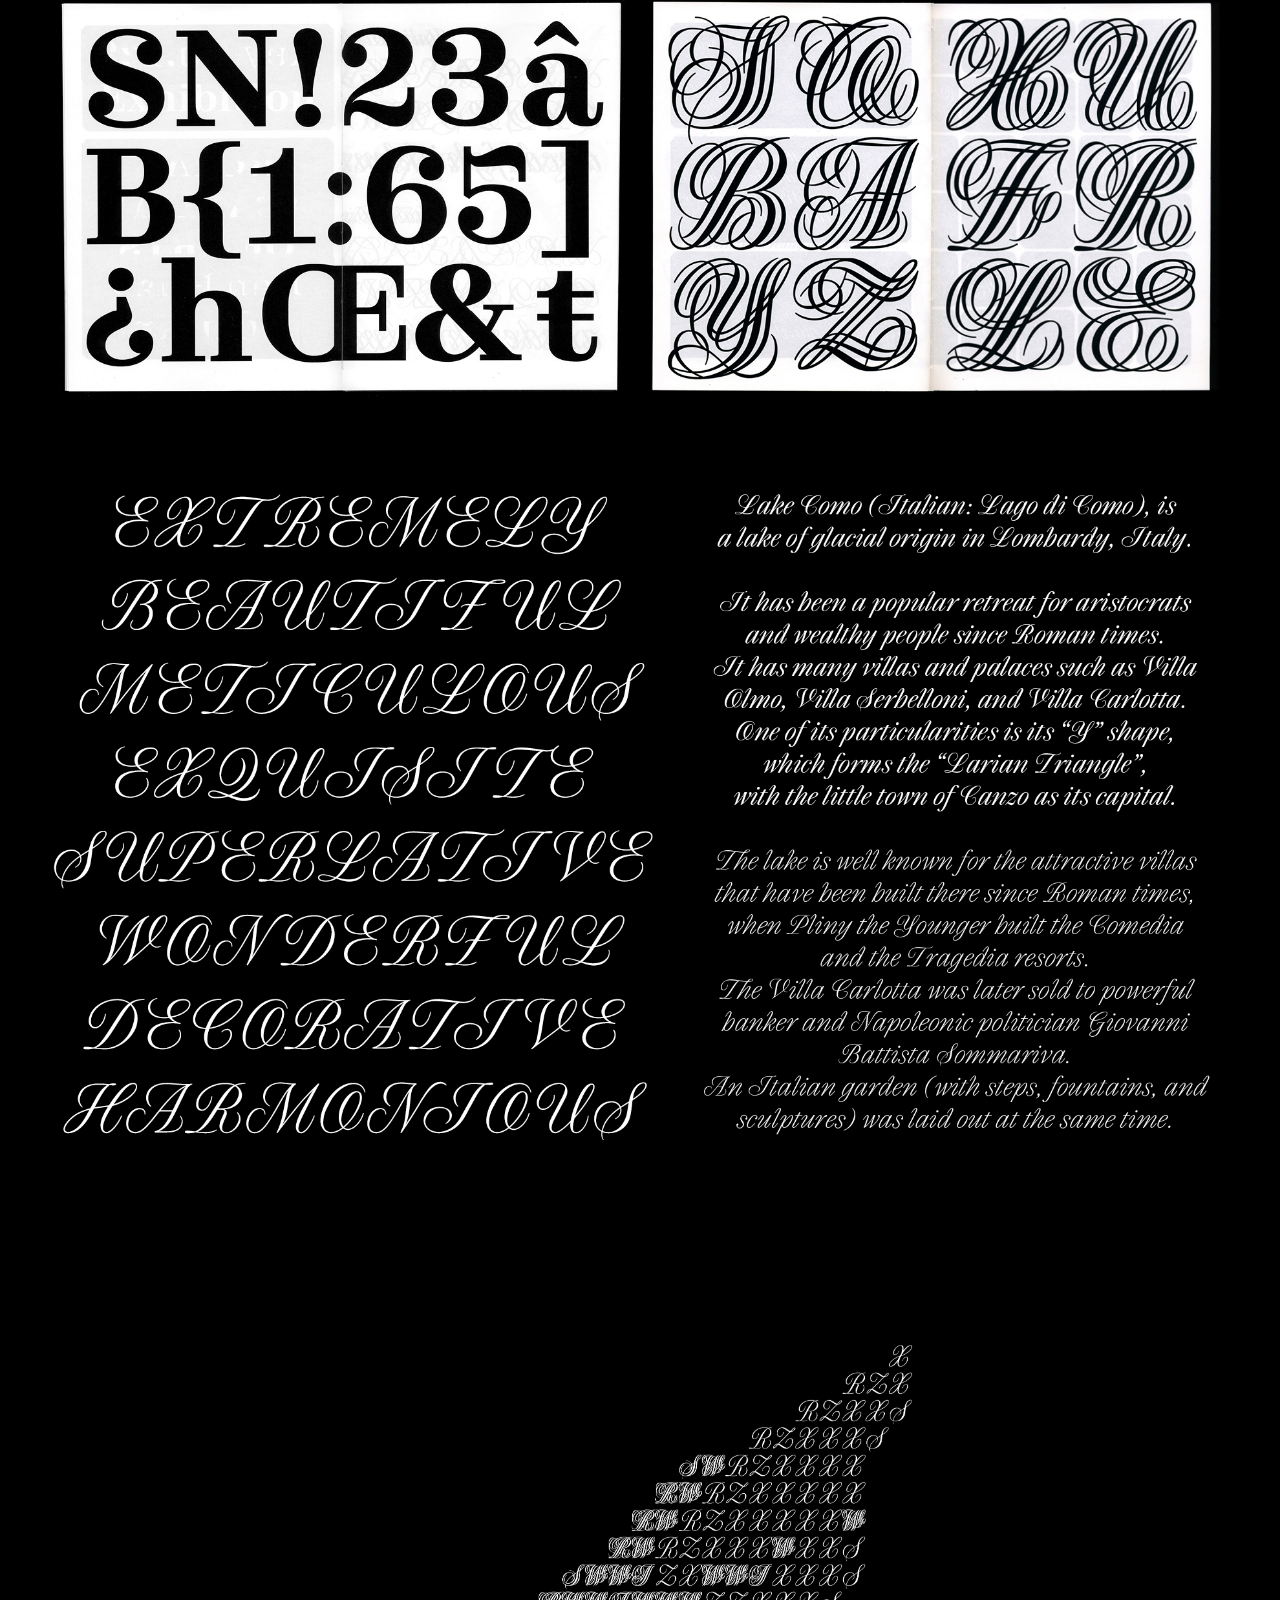
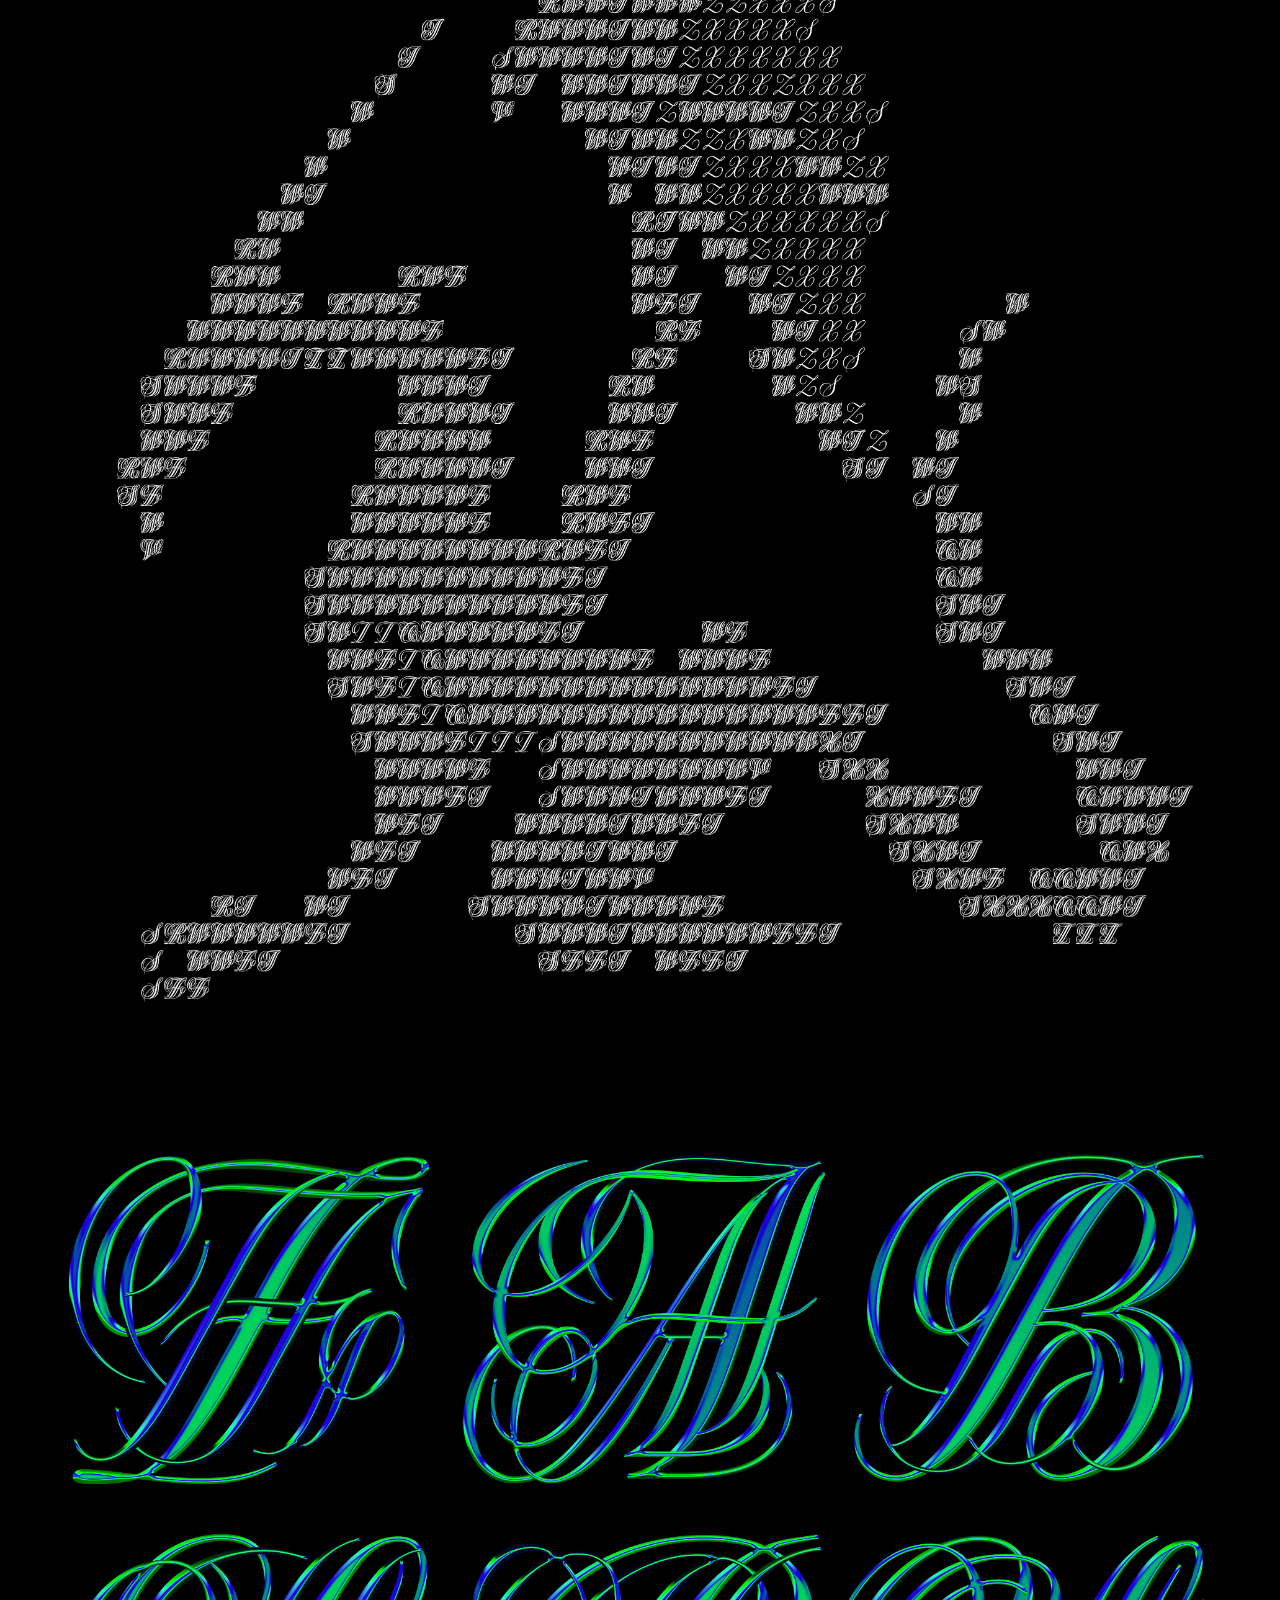
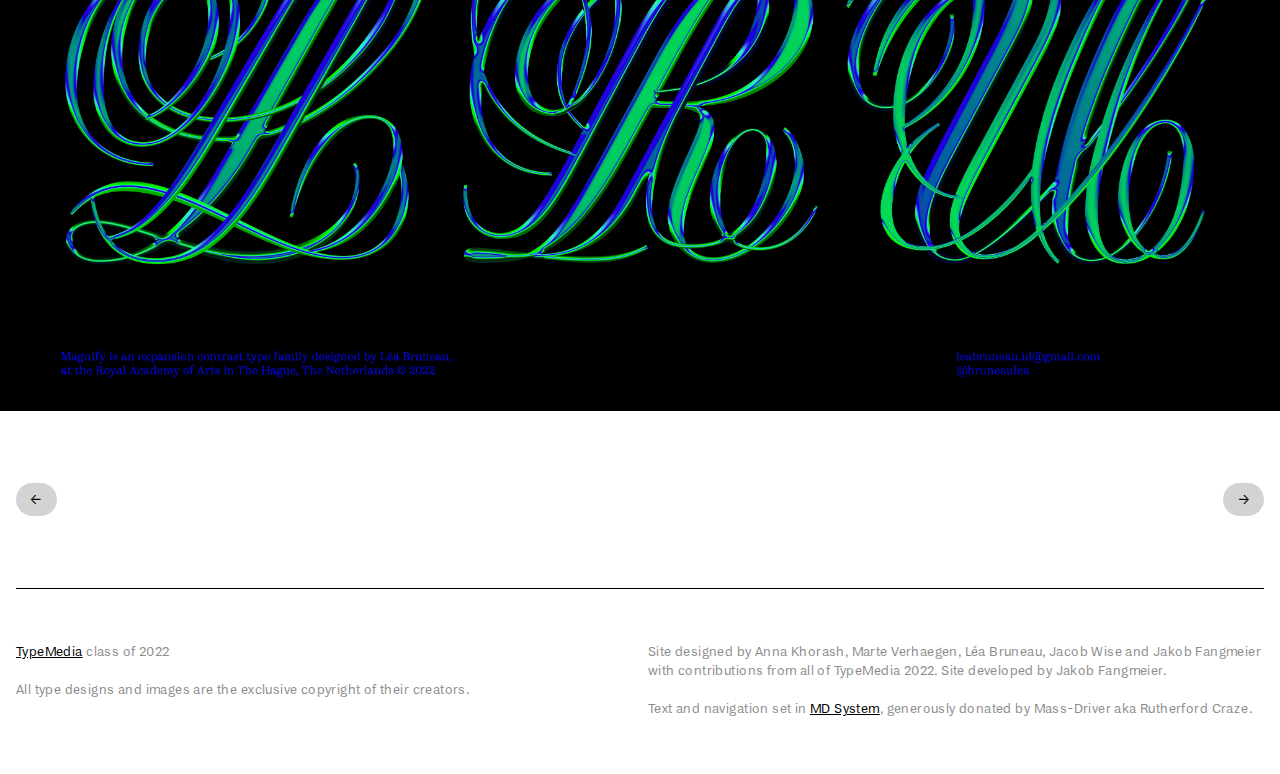
<file: Magnify.html>
<!DOCTYPE html>
<head>

  <meta name="keywords" content="typemedia 22, type media, TypeMedia">
  <meta name="viewport" content="width=device-width, initial-scale=1">
  <meta name="description" content="Magnify is an expansion contrast type family born out of an interest for monospace letters and how they behave in a pre-defined box, regardless of their construction. Combining a personal appreciation for script style and pointed nib calligraphy, the project explores how to even the grey value of all the letters by complicating their structure. Indeed, why would you keep it simple when you can make it complicated?">
  <meta name="author" content="class of TypeMedia 22">
  <meta name="copyright" content="class of TypeMedia 22">

  <meta http-equiv="content-type" content="text/html; charset=UTF-8">

  <link rel="stylesheet" href="files/style.css%3Fv=1.113.css">

  <title>TM22 | Magnify</title>



  <link rel="apple-touch-icon" sizes="180x180" href="files/FavIcons/TypeMedia180.gif">
  <link rel="icon" type="image/gif" sizes="192x192" href="files/FavIcons/TypeMedia192.gif">
  <link rel="icon" type="image/gif" sizes="32x32" href="files/FavIcons/TypeMedia32.gif">
  <link rel="icon" type="image/gif" sizes="96x96" href="files/FavIcons/TypeMedia96.gif">
  <link rel="manifest" href="https://2022.typemedia.org/manifest.json">
  <meta name="theme-color" content="#ffffff">

  <meta property="og:image" content="https://2022.typemedia.org/Magnify/images/1_Magnify-Header.jpg">
  <meta name="twitter:image" content="https://2022.typemedia.org/Magnify/images/1_Magnify-Header.jpg">
  <meta name="twitter:title" content="TM22 | Magnify">
  <meta name="twitter:description" content="Magnify is an expansion contrast type family born out of an interest for monospace letters and how they behave in a pre-defined box, regardless of their construction. Combining a personal appreciation for script style and pointed nib calligraphy, the project explores how to even the grey value of all the letters by complicating their structure. Indeed, why would you keep it simple when you can make it complicated?">
  <meta property="og:description" content="Magnify is an expansion contrast type family born out of an interest for monospace letters and how they behave in a pre-defined box, regardless of their construction. Combining a personal appreciation for script style and pointed nib calligraphy, the project explores how to even the grey value of all the letters by complicating their structure. Indeed, why would you keep it simple when you can make it complicated?">
</head><nav class="navigation-menu">
<!--
	<label for="menu-toggle" aria-label="Open navigation menu" class="buttonlink navlink">
						<p>TM22</p>
	</label>
	<input type="checkbox" id="menu-toggle" />
	<ul class="main-navigation">
        <li><a href="#">Jakob Fangmeier</a></li>
        <li><a href="#">Benn Zorn</a></li>
        <li><a href="#">Anya Khorash</a></li>
        <li><a href="#">Marte Verhagen</a></li>
        <li><a href="#">Boom Promphans</a></li>
        <li><a href="../Magnify">Léa Bruneau</a></li>
        <li><a href="#">Jacob Wise</a></li>
        <li><a href="#">Borjan Pavlek</a></li>
        <li><a href="#">Sam van Vaerenbergh</a></li>
        <li><a href="#">Risto Kujanpää</a></li>
        <li><a href="#">Lora Shtirkova</a></li>
    </ul>
-->
    <a  class="buttonlink navlink" href="index.html">
                        <p>TM22</p>
    </a>
</nav>
<style type="text/css">
	
	:root {
  --main-highlight-color: rgb(0,0,0);
}
</style>
<body>
<div class = "bodywrapper">
		<div class = "introductionpicture">
			<img src="Magnify/images/1_Magnify-Header.jpg">
		</div>
		<div class = "introductionpictureSmall">
			<img src="Magnify/images/1_Magnify-Header-MobileVersion.jpg">
		</div>

	<div class = "contentGrid">
		<div class="contentHeadline">
			<h1>Magnify</h1>
		</div>

		<div class="contentText">
			<p>Magnify is an expansion contrast type family born out of an interest for monospace letters and how they behave in a pre-defined box, regardless of their construction. Combining a personal appreciation for script style and pointed nib calligraphy, the project explores how to even the grey value of all the letters by complicating their structure. Indeed, why would you keep it simple when you can make it complicated?</p>
		</div>

		

		<div class="contentLine"></div>

		<div class="contentHeadline">
			<h1>Léa Bruneau</h1>
		</div>

		<div class="contentText">
			<p>Léa is a French type designer and calligrapher. After studying type and graphic design at école Estienne in Paris, she moved to Hanoi, the capital city of her native country, from where she was working as an independent type designer. When not sitting in front of a computer, she likes to keep her hands busy with all sort of tools, such as chisels, pointed nibs and nunchakus. </p>
		</div>

		<div class="contentRigthSide">
			<div class="buttonContainer">

				<div>
					<a target="_blank" class="buttonlink" href="https://www.instagram.com/bruneaulea/">
						<p>Instagram</p>
					</a>
				</div>
				<div>
					<a target="_blank" class="buttonlink" href="https://twitter.com/brruneau">
						<p>Twitter</p>
					</a>
				</div>
				<div>
					<a class="buttonlink" href="mailto:leabruneau.id@gmail.com">
						<p>Mail</p>
					</a>
				</div>

			</div>
		</div>




	<div class="contentLine"></div>

	<div class="contentHeadline">
			<h2>Overview</h2>
	</div>

	<img class ="fullWidthImage" src="Magnify/images/2_Family-Overview.jpg">


	<img class ="fullWidthImage" src="Magnify/images/3_Sketches-1.jpg">
	<img class ="fullWidthImage" src="Magnify/images/4_Sketches-2.jpg">


	<div class="spacerLine"></div>

		<div class="contentHeadline">
			<h1>Process</h1>
		</div>

		<div class="contentText">
			<p>Developed in six styles, the more expressive display styles are complemented by the more conventional text faces. Taking inspiration from the Clarendon, Ionic and Century Schoolbook styles, the roman text retains subtle details such as the drop terminal of the capital letters. The text italic is distinguishable by its variation in the slope axis, which creates a contrasted dynamic when paired with the roman. <br>
Based on narrower proportions, the display italics are sharpest, spikiest and more consistent in the slant angle, which creates a strong rhythm when set in text. The monospace has two stylistic sets corresponding to two different level of complexity, added to the initial letter structure. This feature allows to play on different grey value for one letter, regardless of their basic construction.</p>
		</div>

		<div class="contentLine"></div>

	<img class ="fullWidthImage" src="Magnify/images/5_Styles-Overview.jpg">
	<img class ="fullWidthImage" src="Magnify/images/6_Specimen-Text.jpg">
	<img class ="fullWidthImage" src="Magnify/images/7_Specimen-Pages.jpg">
	<img class ="fullWidthImage" src="Magnify/images/8_Display-Italic.jpg">
	<img class ="fullWidthImage" src="Magnify/images/9_ASCII.jpg">
	<img class ="fullWidthImage" src="Magnify/images/10_Monoscript-Chrome.jpg">

		<div class="spacerLine"></div>

	
	<div class="arrowLeftSide">
		<div class="buttonContainer">
			<div>
				<a class="buttonlink" href="Crushual.html">
					<p>&larr;</p>
				</a>
			</div>
		</div>
	</div>



	<div class="arrowRightSide">
		<div class="buttonContainer">
			<div>
				<a class="buttonlink" href="Gablet.html">
					<p>&rarr;</p>
				</a>
			</div>
		</div>
	</div>


			<div class="contentLine"></div>

	</div>

	<div class = "contentGridThankYou">
	<div class="footerLeftSide">
		<p><a target="_blank" href="https://typemedia.org/">TypeMedia</a> class of 2022 <br><br>
All type designs and images are the exclusive copyright of their creators.</p>
	</div>

	<div class="contentLine mobileOnly"></div>

	<div class="footerRightSide">
		<p>Site designed by Anna Khorash, Marte Verhaegen, Léa Bruneau, Jacob Wise and Jakob Fangmeier with contributions from all of TypeMedia 2022. Site developed by Jakob Fangmeier.<br><br>
Text and navigation set in <a target="_blank" href="https://mass-driver.com/typefaces/md-system">MD System</a>, generously donated by Mass-Driver aka Rutherford Craze.</p>
	</div>
	</div>
	
	<div class = "contentGrid">

			<div class="spacerLine"></div>
</div>

</div>
</body>
</file>
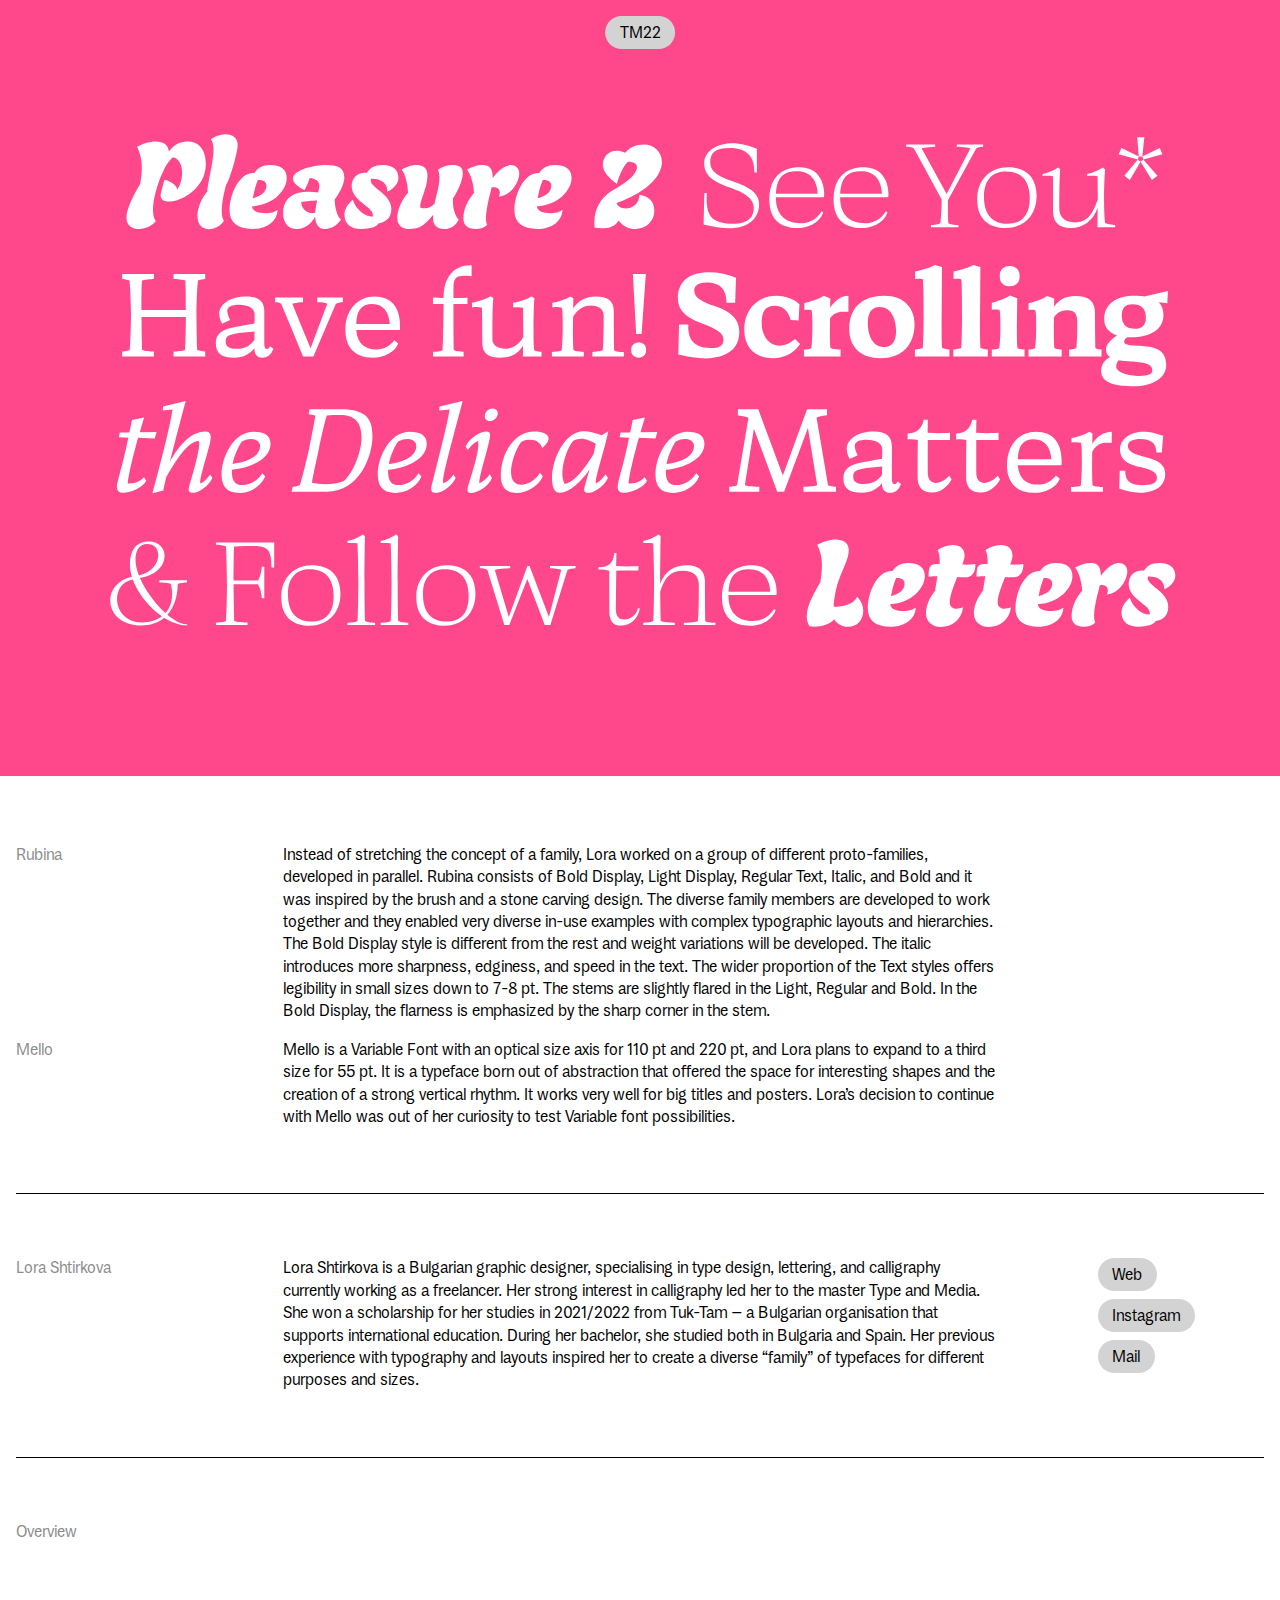
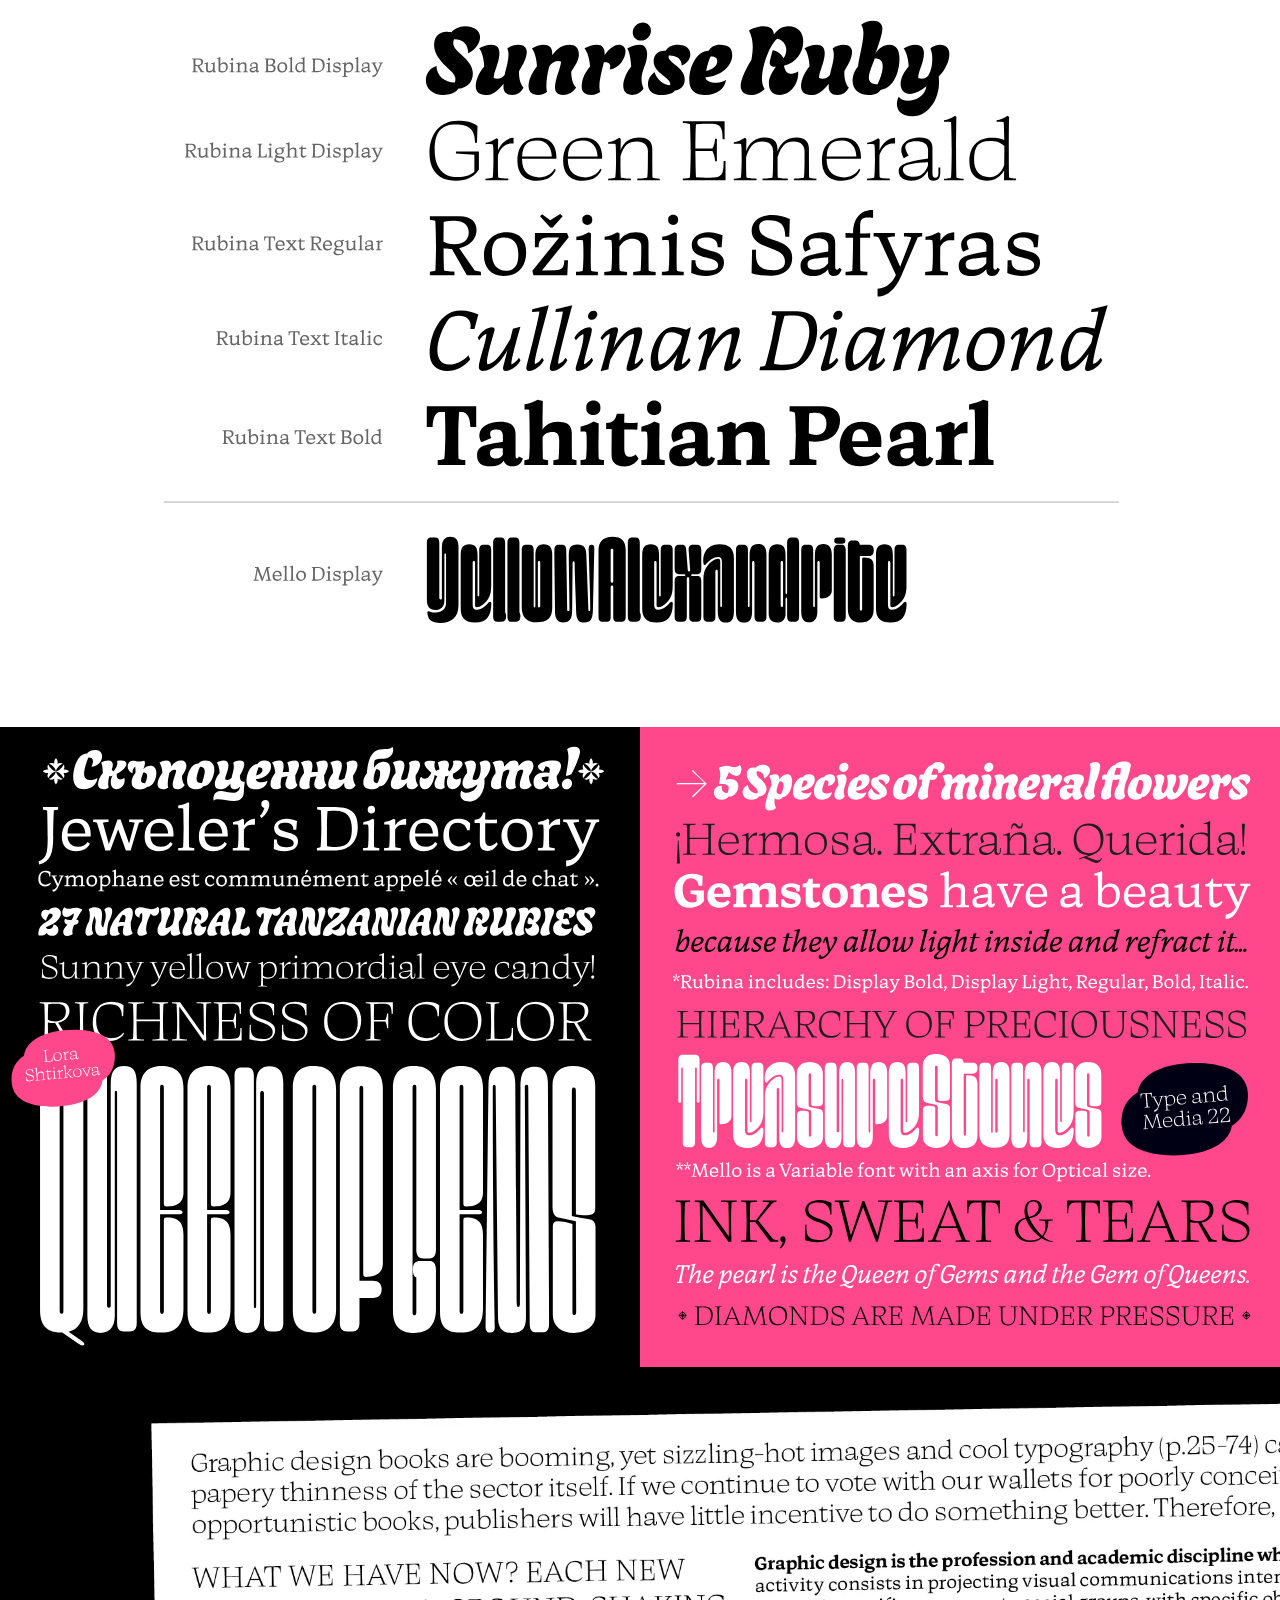
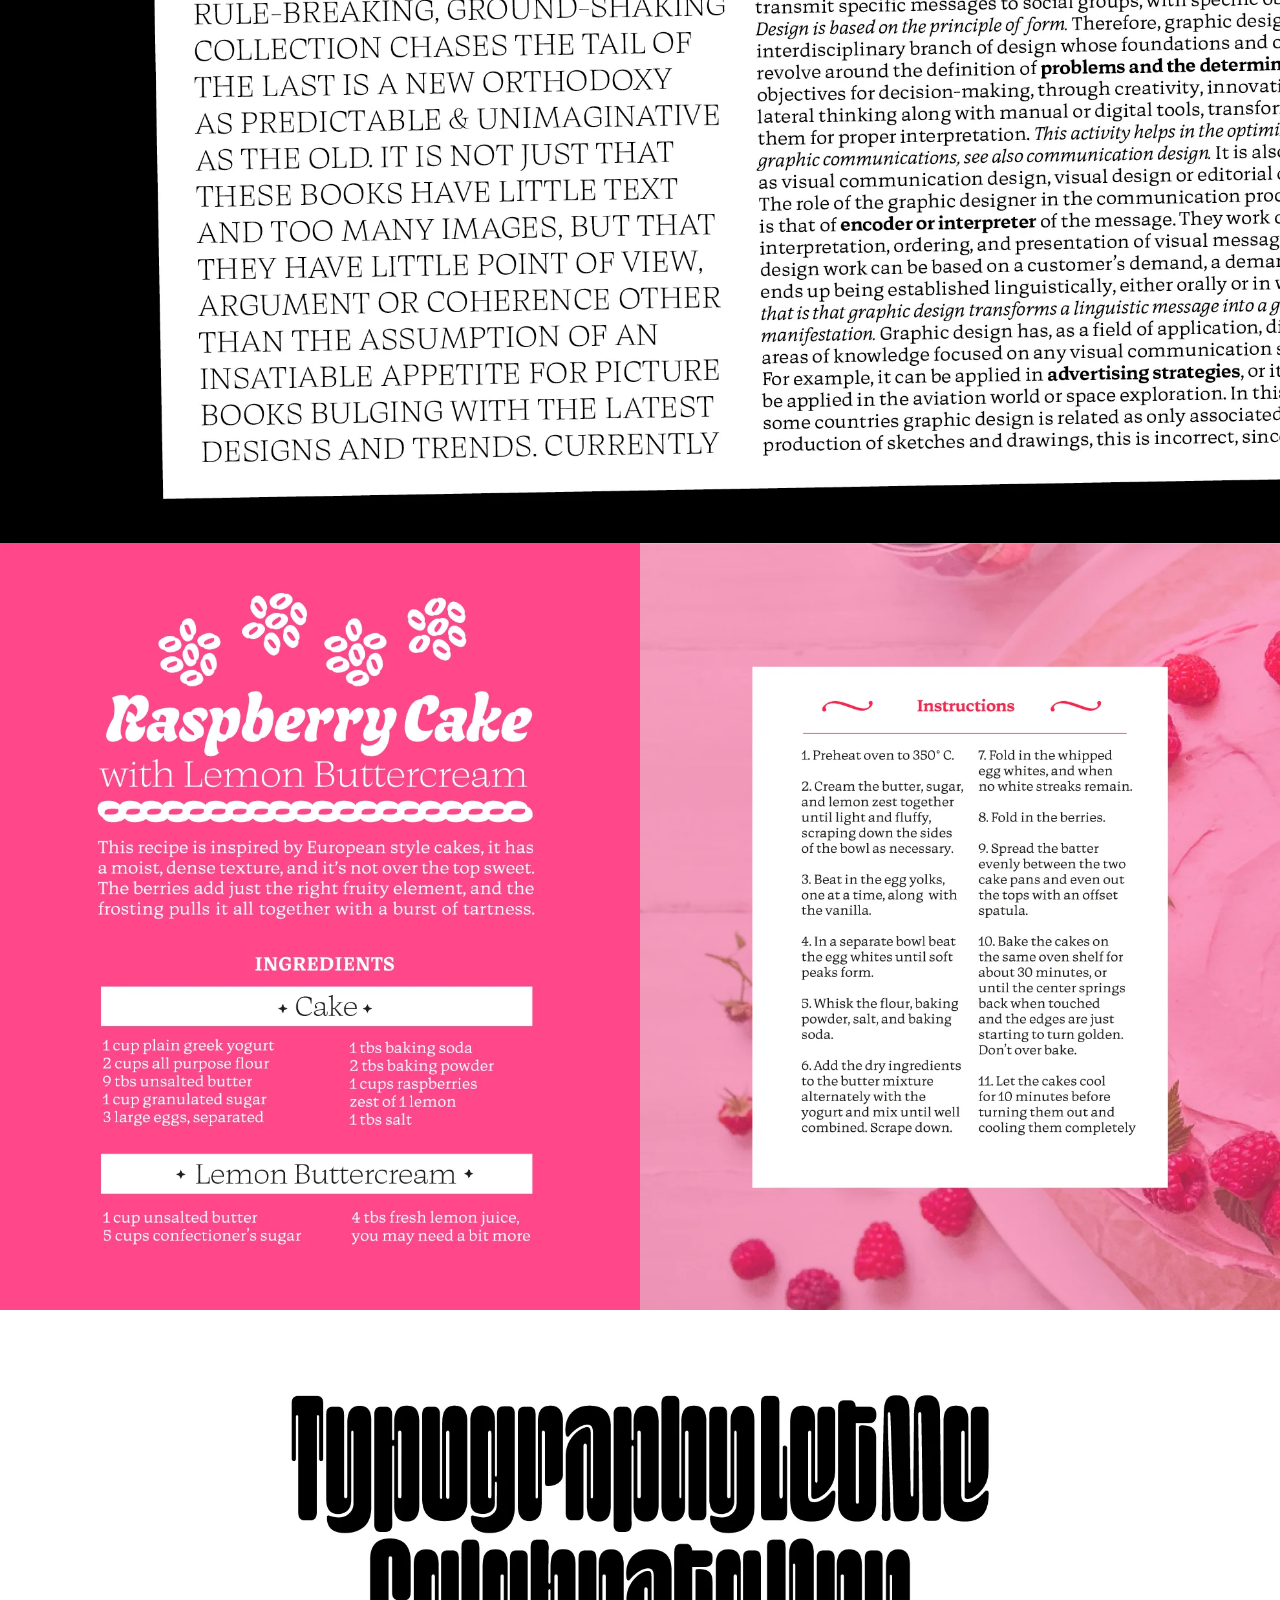
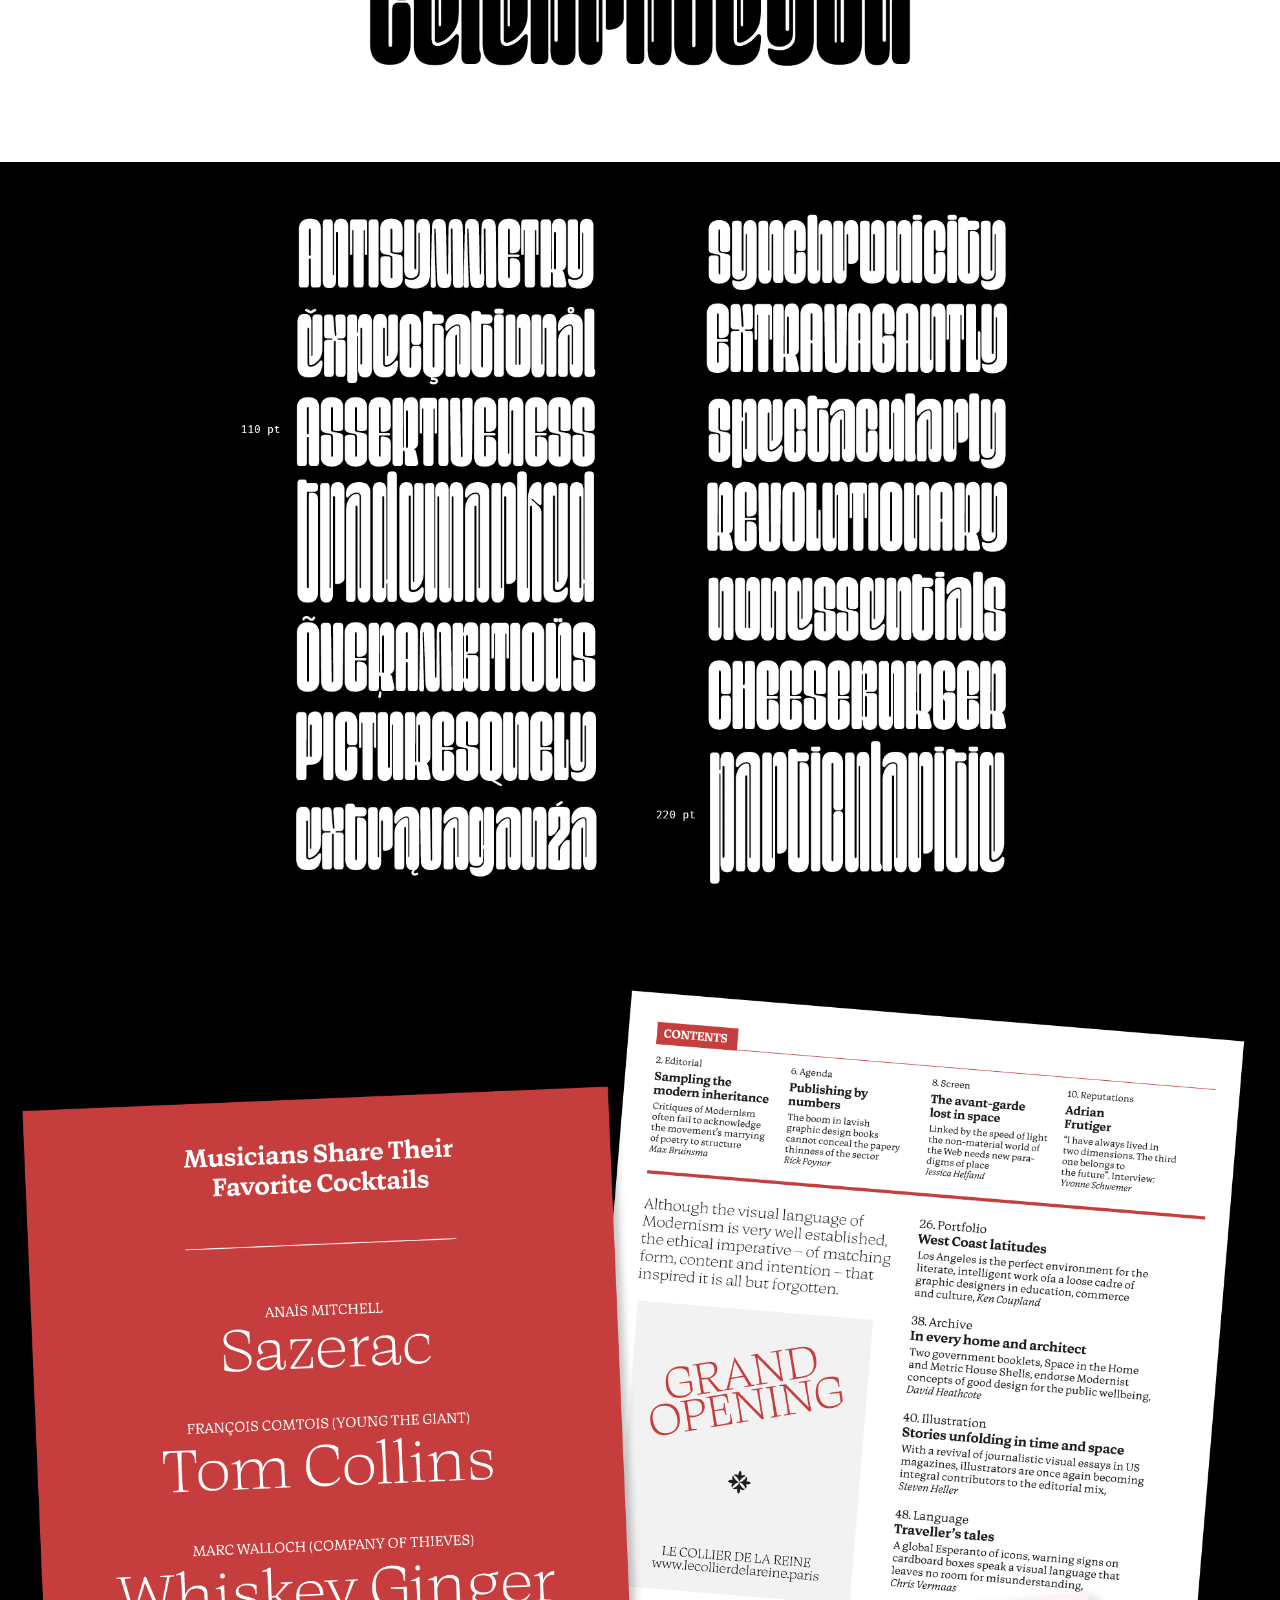
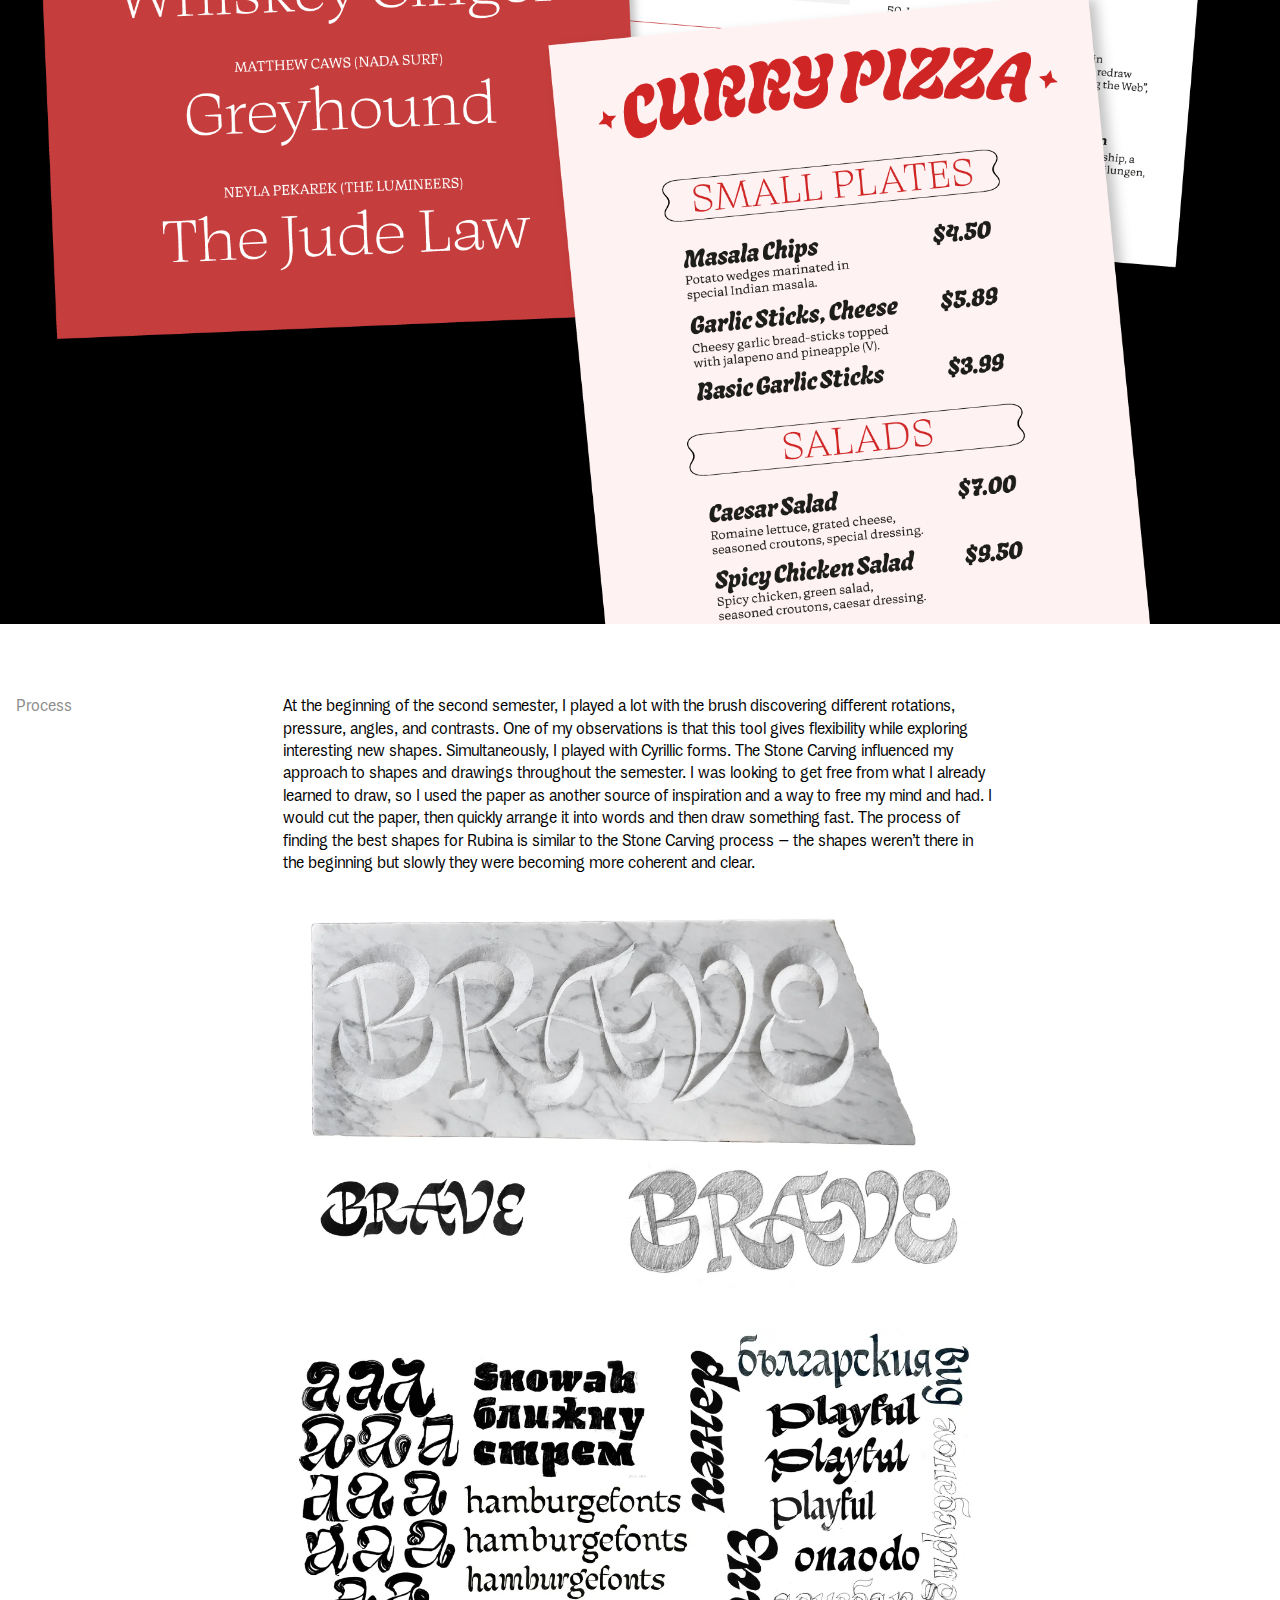
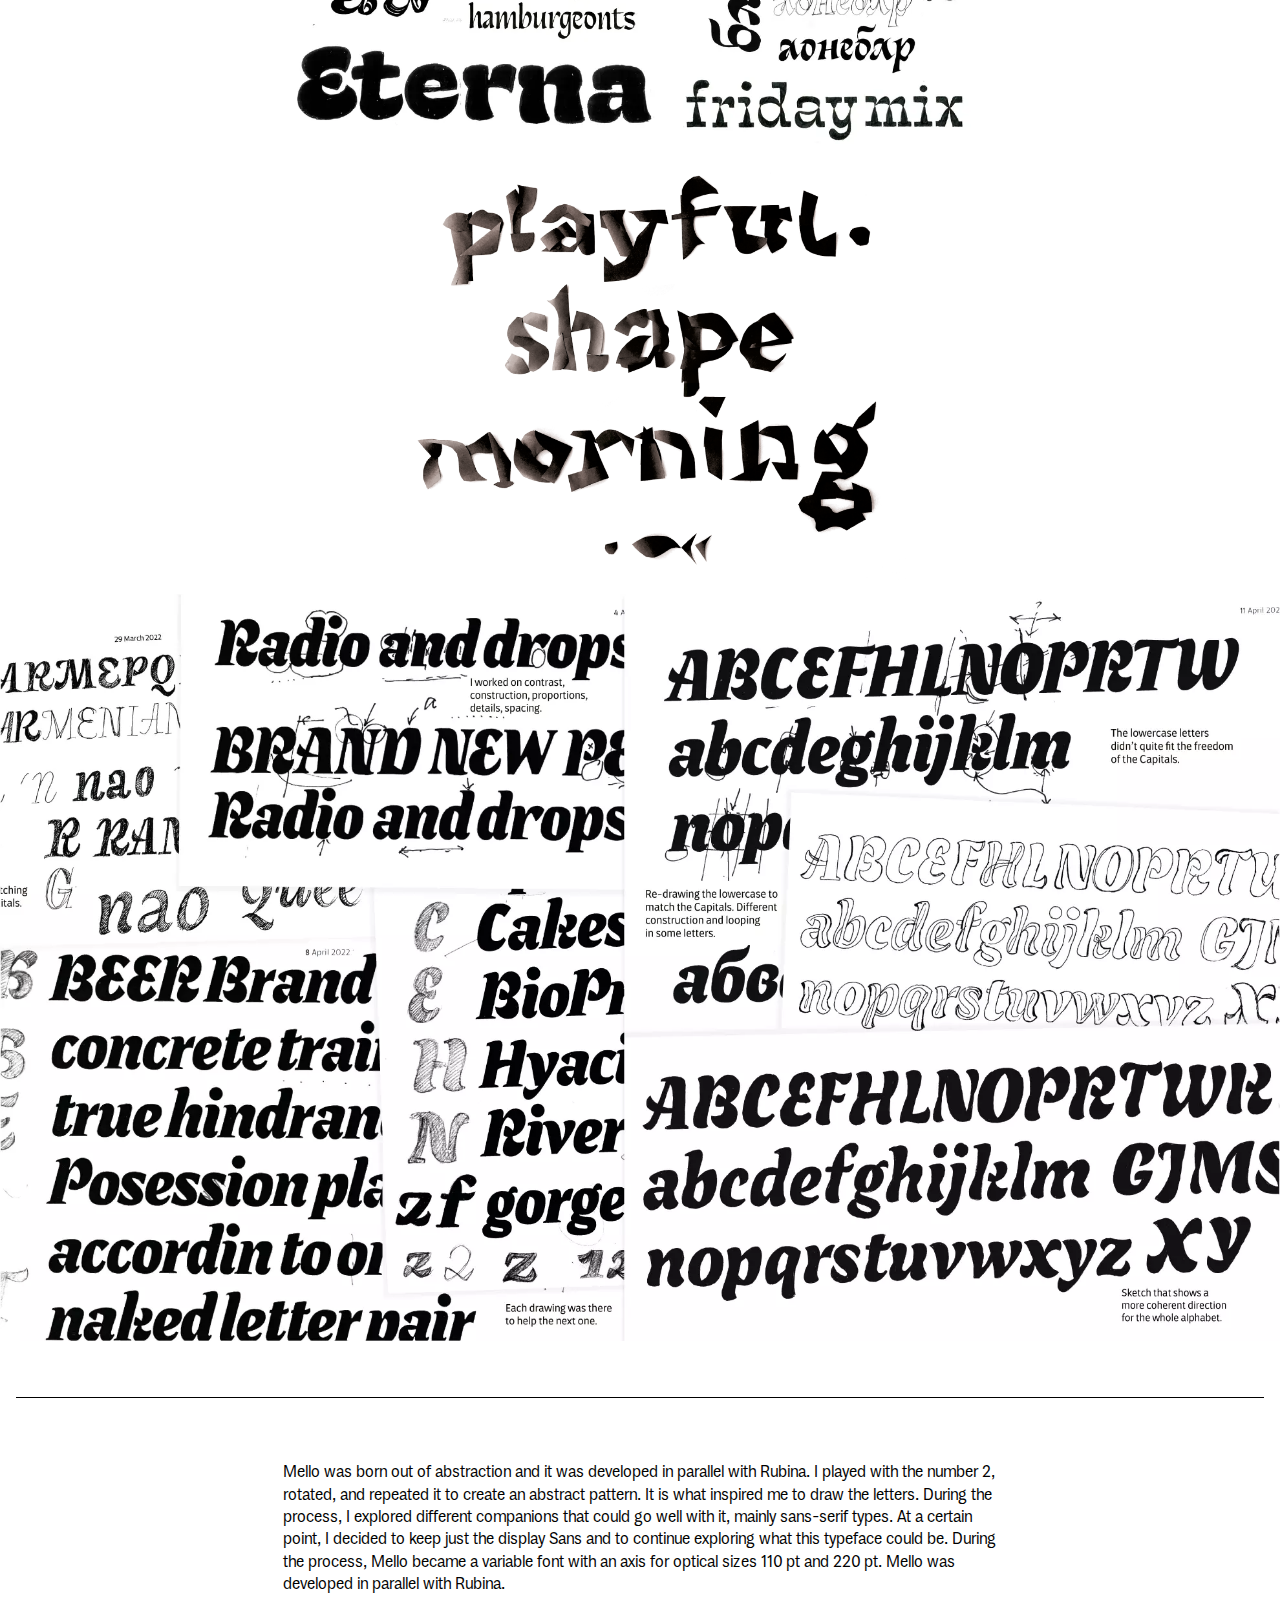
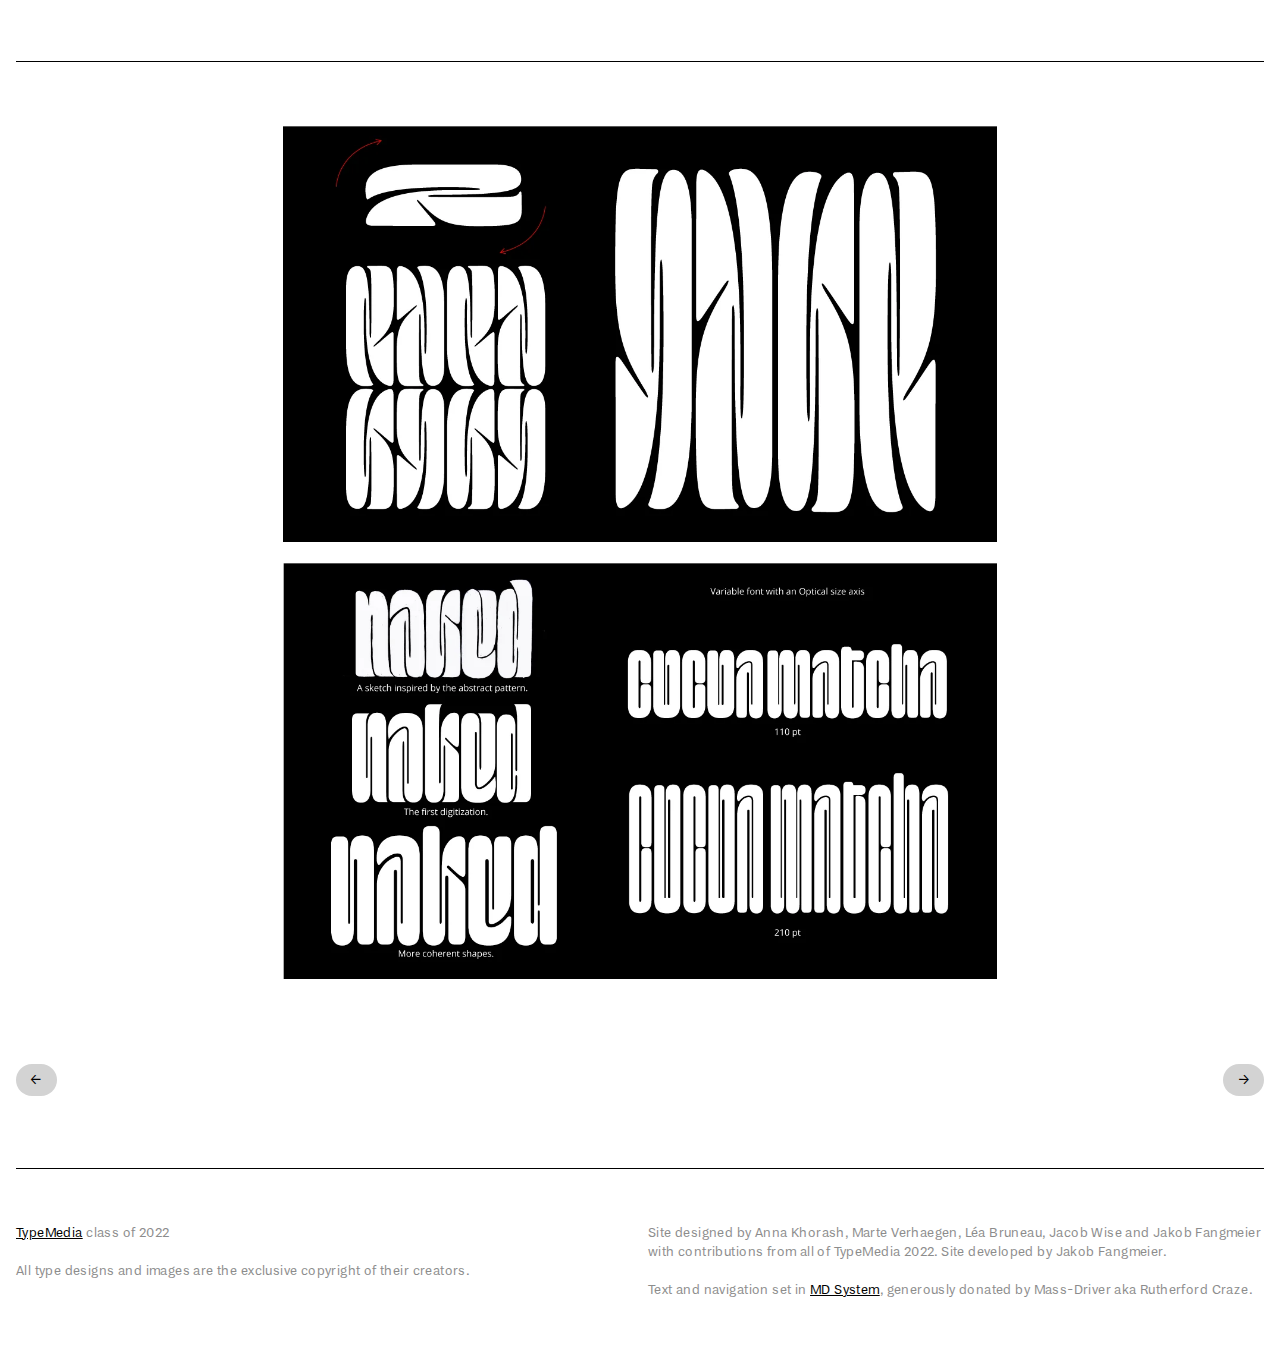
<file: Mello_Rubina.html>
<!DOCTYPE html>
<head>

  <meta name="keywords" content="typemedia 22, type media, TypeMedia">
  <meta name="viewport" content="width=device-width, initial-scale=1">
  <meta name="description" content="Mello is a Variable Font with an optical size axis for 110 pt and 220 pt, and Lora plans to expand to a third size for 55 pt. It is a typeface born out of abstraction that offered the space for interesting shapes and the creation of a strong vertical rhythm. It works very well for big titles and posters. Lora’s decision to continue with Mello was out of her curiosity to test Variable font possibilities.">
  <meta name="author" content="class of TypeMedia 22">
  <meta name="copyright" content="class of TypeMedia 22">

  <meta http-equiv="content-type" content="text/html; charset=UTF-8">

  <link rel="stylesheet" href="files/style.css%3Fv=1.113.css">

  <title>TM22 | Mello & Rubina</title>



  <link rel="apple-touch-icon" sizes="180x180" href="files/FavIcons/TypeMedia180.gif">
  <link rel="icon" type="image/gif" sizes="192x192" href="files/FavIcons/TypeMedia192.gif">
  <link rel="icon" type="image/gif" sizes="32x32" href="files/FavIcons/TypeMedia32.gif">
  <link rel="icon" type="image/gif" sizes="96x96" href="files/FavIcons/TypeMedia96.gif">
  <link rel="manifest" href="https://2022.typemedia.org/manifest.json">
  <meta name="theme-color" content="#ffffff">

  <meta property="og:image" content="https://2022.typemedia.org/Mello_Rubina/images/1-header.jpg">
  <meta name="twitter:image" content="https://2022.typemedia.org/Mello_Rubina/images/1-header.jpg">
  <meta name="twitter:title" content="TM22 | Mello & Rubina">
  <meta name="twitter:description" content="Mello is a Variable Font with an optical size axis for 110 pt and 220 pt, and Lora plans to expand to a third size for 55 pt. It is a typeface born out of abstraction that offered the space for interesting shapes and the creation of a strong vertical rhythm. It works very well for big titles and posters. Lora’s decision to continue with Mello was out of her curiosity to test Variable font possibilities.">
  <meta property="og:description" content="Mello is a Variable Font with an optical size axis for 110 pt and 220 pt, and Lora plans to expand to a third size for 55 pt. It is a typeface born out of abstraction that offered the space for interesting shapes and the creation of a strong vertical rhythm. It works very well for big titles and posters. Lora’s decision to continue with Mello was out of her curiosity to test Variable font possibilities.">
</head><nav class="navigation-menu">
<!--
	<label for="menu-toggle" aria-label="Open navigation menu" class="buttonlink navlink">
						<p>TM22</p>
	</label>
	<input type="checkbox" id="menu-toggle" />
	<ul class="main-navigation">
        <li><a href="#">Jakob Fangmeier</a></li>
        <li><a href="#">Benn Zorn</a></li>
        <li><a href="#">Anya Khorash</a></li>
        <li><a href="#">Marte Verhagen</a></li>
        <li><a href="#">Boom Promphans</a></li>
        <li><a href="../Magnify">Léa Bruneau</a></li>
        <li><a href="#">Jacob Wise</a></li>
        <li><a href="#">Borjan Pavlek</a></li>
        <li><a href="#">Sam van Vaerenbergh</a></li>
        <li><a href="#">Risto Kujanpää</a></li>
        <li><a href="#">Lora Shtirkova</a></li>
    </ul>
-->
    <a  class="buttonlink navlink" href="index.html">
                        <p>TM22</p>
    </a>
</nav>
<style type="text/css">
	
	:root {
  --main-highlight-color: rgb(235,87,139);
}
</style>
<body>
<div class = "bodywrapper">
		<div class = "introductionpicture">
			<img src="Mello_Rubina/images/1-header.svg">
		</div>
		<div class = "introductionpictureSmall">
			<img src="Mello_Rubina/images/1-header-mobile.svg">
		</div>

	<div class = "contentGrid">
		<div class="contentHeadline">
			<h1>Rubina</h1>
		</div>

		<div class="contentText">
			<p>Instead of stretching the concept of a family, Lora worked on a group
of different proto-families, developed in parallel. Rubina consists of
Bold Display, Light Display, Regular Text, Italic, and Bold and it was inspired by the brush and a stone carving design. The diverse family members are developed to work together and they enabled very diverse in-use examples with complex typographic layouts and hierarchies. The Bold Display style is different from the rest and
weight variations will be developed. The italic introduces more sharpness, edginess, and speed in the text. The wider proportion of the Text styles offers legibility in small sizes down to 7-8 pt. The stems are slightly flared in the Light, Regular and Bold. In the Bold Display, the flarness is emphasized by the sharp corner in the stem.</p>
		</div>

		<div class="contentHeadline">
			<h1>Mello</h1>
		</div>

		<div class="contentText">
			<p>Mello is a Variable Font with an optical size axis for 110 pt and 220 pt, and Lora plans to expand to a third size for 55 pt. It is a typeface born out of abstraction that offered the space for interesting shapes and the creation of a strong vertical rhythm. It works very well for big titles and posters. Lora’s decision to continue with Mello was out of her curiosity to test Variable font possibilities.</p>
		</div>

		

		<div class="contentLine"></div>

		<div class="contentHeadline">
			<h1>Lora Shtirkova</h1>
		</div>

		<div class="contentText">
			<p>Lora Shtirkova is a Bulgarian graphic designer, specialising in
type design, lettering, and calligraphy currently working as a freelancer.
Her strong interest in calligraphy led her to the master Type and Media. She won a scholarship for her studies in 2021/2022 from Tuk-Tam – a Bulgarian organisation that supports international education. During her bachelor, she studied both in Bulgaria and Spain. Her previous experience with typography and layouts inspired her to create a diverse “family” of typefaces for different purposes and sizes.</p>
		</div>

		<div class="contentRigthSide">
			<div class="buttonContainer">
				<div>
					<a target="_blank" class="buttonlink" href="https://www.loraincolors.com">
						<p>Web</p>
					</a>
				</div>
				<div>
					<a target="_blank" class="buttonlink" href="https://www.instagram.com/loraincolors/">
						<p>Instagram</p>
					</a>
				</div>
				<div>
					<a class="buttonlink" href="mailto:shtirkovalora@gmail.com">
						<p>Mail</p>
					</a>
				</div>
			</div>
		</div>




	<div class="contentLine"></div>

	<div class="contentHeadline">
			<h2>Overview</h2>
	</div>

	<img class ="fullWidthImage" src="Mello_Rubina/images/1.svg">

	<div class="splitContainer">
		<img src="Mello_Rubina/images/2.svg">
		<img src="Mello_Rubina/images/3.svg">
	</div>

	<img class ="fullWidthImage" src="Mello_Rubina/images/4.webp">

	<div class="splitContainer">
		<img src="Mello_Rubina/images/5-1-mobile.webp">
		<img src="Mello_Rubina/images/5-2-mobile.webp">
	</div>

	<img class ="fullWidthImage" src="Mello_Rubina/images/6.webp">
	<img class ="fullWidthImage" src="Mello_Rubina/images/6-5.webp">
	<img class ="fullWidthImage" src="Mello_Rubina/images/7.webp">

	<div class="spacerLine"></div>

		<div class="contentHeadline">
			<h1>Process</h1>
		</div>

		<div class="contentText">
			<p>At the beginning of the second semester, I played a lot with the brush discovering different rotations, pressure, angles, and contrasts. One of my observations is that this tool gives flexibility while exploring interesting new shapes. Simultaneously, I played with Cyrillic forms. The Stone Carving influenced my approach to shapes and drawings throughout the semester. I was looking to get free from what I already learned to draw, so I used the paper as another source of inspiration and a way to free my mind and had. I would cut the paper, then quickly arrange it into words and then draw something fast. The process of finding the best shapes for Rubina is similar to the Stone Carving process – the shapes weren’t there in the beginning but slowly they were becoming more coherent and clear.</p>
		</div>


<div class ="centerImage" >	
		<img src="Mello_Rubina/images/9.webp">
</div>


<div class ="centerImage" >	
		<img src="Mello_Rubina/images/10.webp">
</div>

<div class ="centerImage" >	
		<img src="Mello_Rubina/images/8.webp">
</div>


	<img class ="fullWidthImage" src="Mello_Rubina/images/11.webp">
		<div class="contentLine"></div>

	<div class="contentText">
			<p>Mello was born out of abstraction and it was developed in parallel with Rubina. I played with the number 2, rotated, and repeated it to create an abstract pattern. It is what inspired me to draw the letters. During the process, I explored different companions that could go well with it, mainly sans-serif types. At a certain point, I decided to keep just the display Sans and to continue exploring what this typeface could be. During the process, Mello became a variable font with an axis for optical sizes 110 pt and 220 pt. Mello was developed in parallel with Rubina.</p>
		</div>
		<div class="contentLine"></div>

<div class ="centerImage" >	
		<img src="Mello_Rubina/images/12.webp">
</div>

<div class ="centerImage" >	
		<img src="Mello_Rubina/images/13.webp">
</div>

	
		<div class="spacerLine"></div>


	<div class="arrowLeftSide">
		<div class="buttonContainer">
			<div>
				<a class="buttonlink" href="Arctica.html">
					<p>&larr;</p>
				</a>
			</div>
		</div>
	</div>



	<div class="arrowRightSide">
		<div class="buttonContainer">
			<div>
				<a class="buttonlink" href="Stein.html">
					<p>&rarr;</p>
				</a>
			</div>
		</div>
	</div>


			<div class="contentLine"></div>

	</div>

	<div class = "contentGridThankYou">
	<div class="footerLeftSide">
		<p><a target="_blank" href="https://typemedia.org/">TypeMedia</a> class of 2022 <br><br>
All type designs and images are the exclusive copyright of their creators.</p>
	</div>

	<div class="contentLine mobileOnly"></div>

	<div class="footerRightSide">
		<p>Site designed by Anna Khorash, Marte Verhaegen, Léa Bruneau, Jacob Wise and Jakob Fangmeier with contributions from all of TypeMedia 2022. Site developed by Jakob Fangmeier.<br><br>
Text and navigation set in <a target="_blank" href="https://mass-driver.com/typefaces/md-system">MD System</a>, generously donated by Mass-Driver aka Rutherford Craze.</p>
	</div>
	</div>
	
	<div class = "contentGrid">

			<div class="spacerLine"></div>
</div>

</div>
</body>
</file>
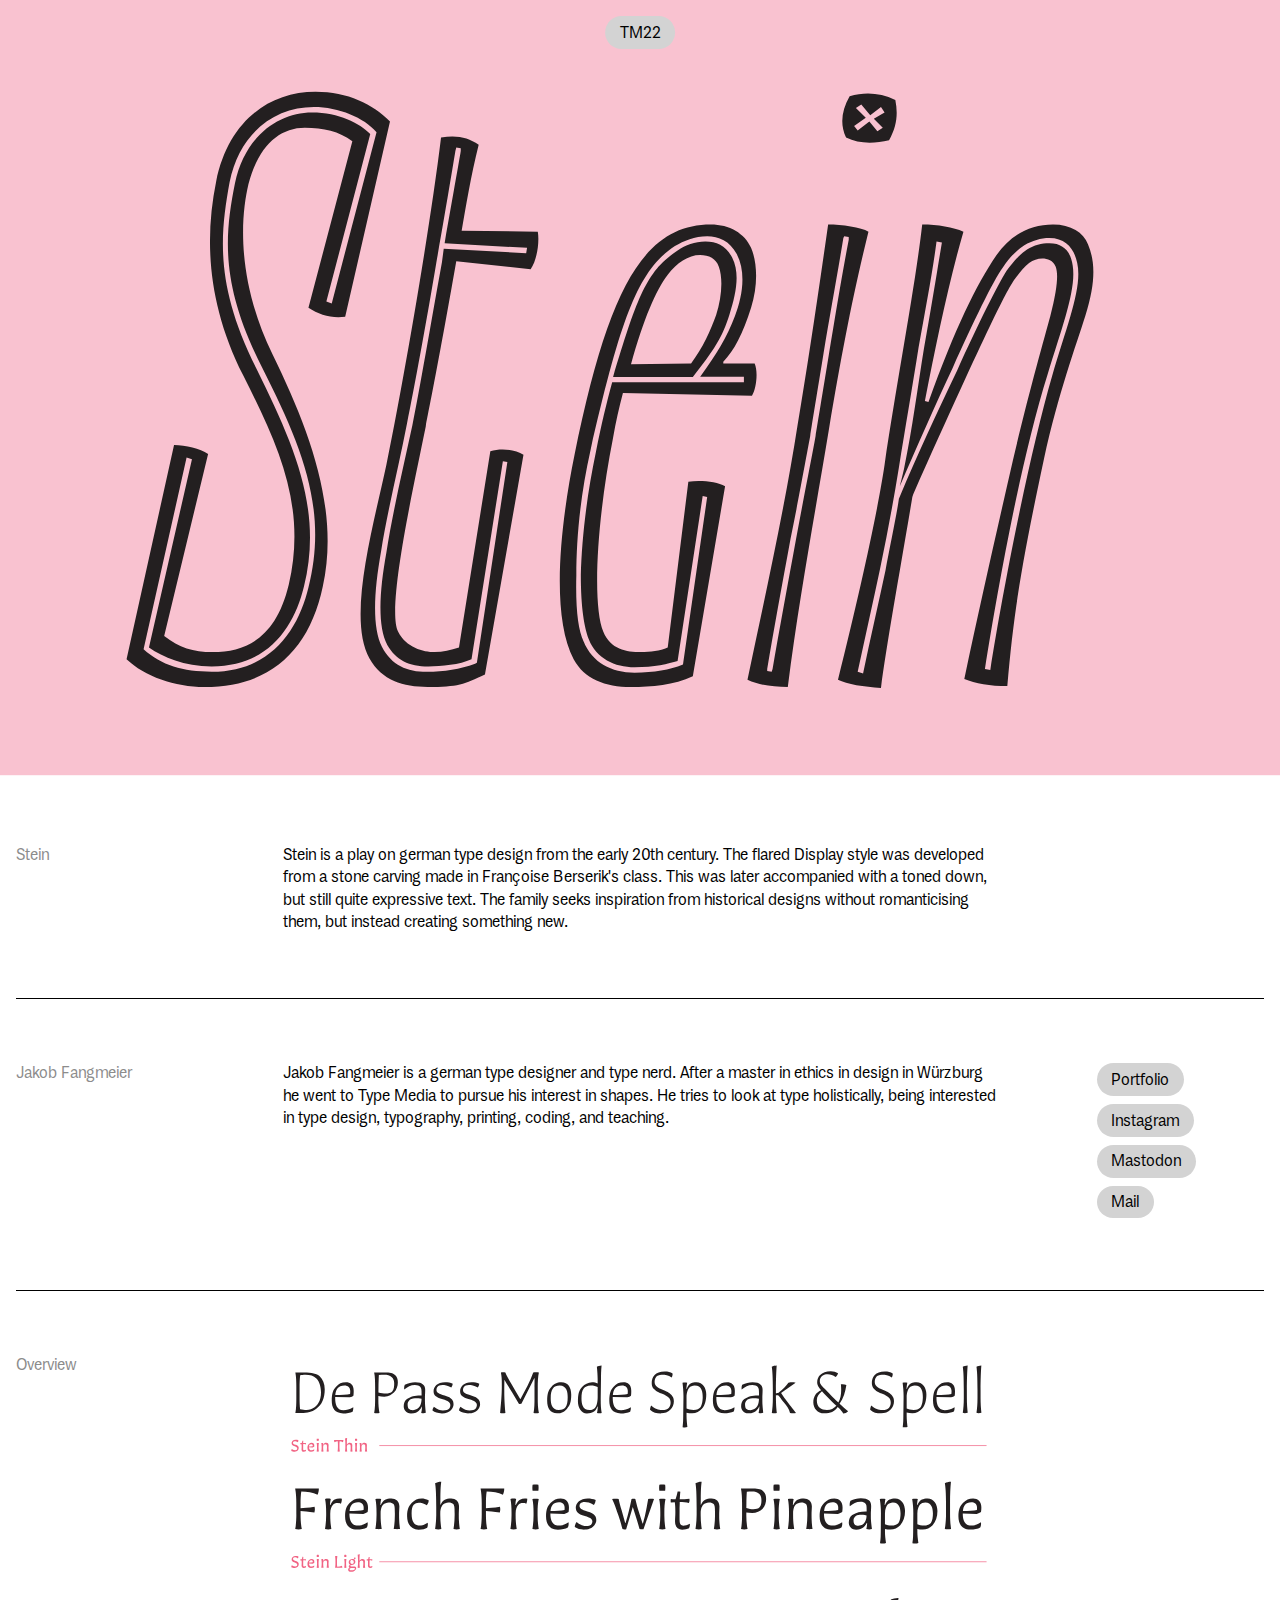
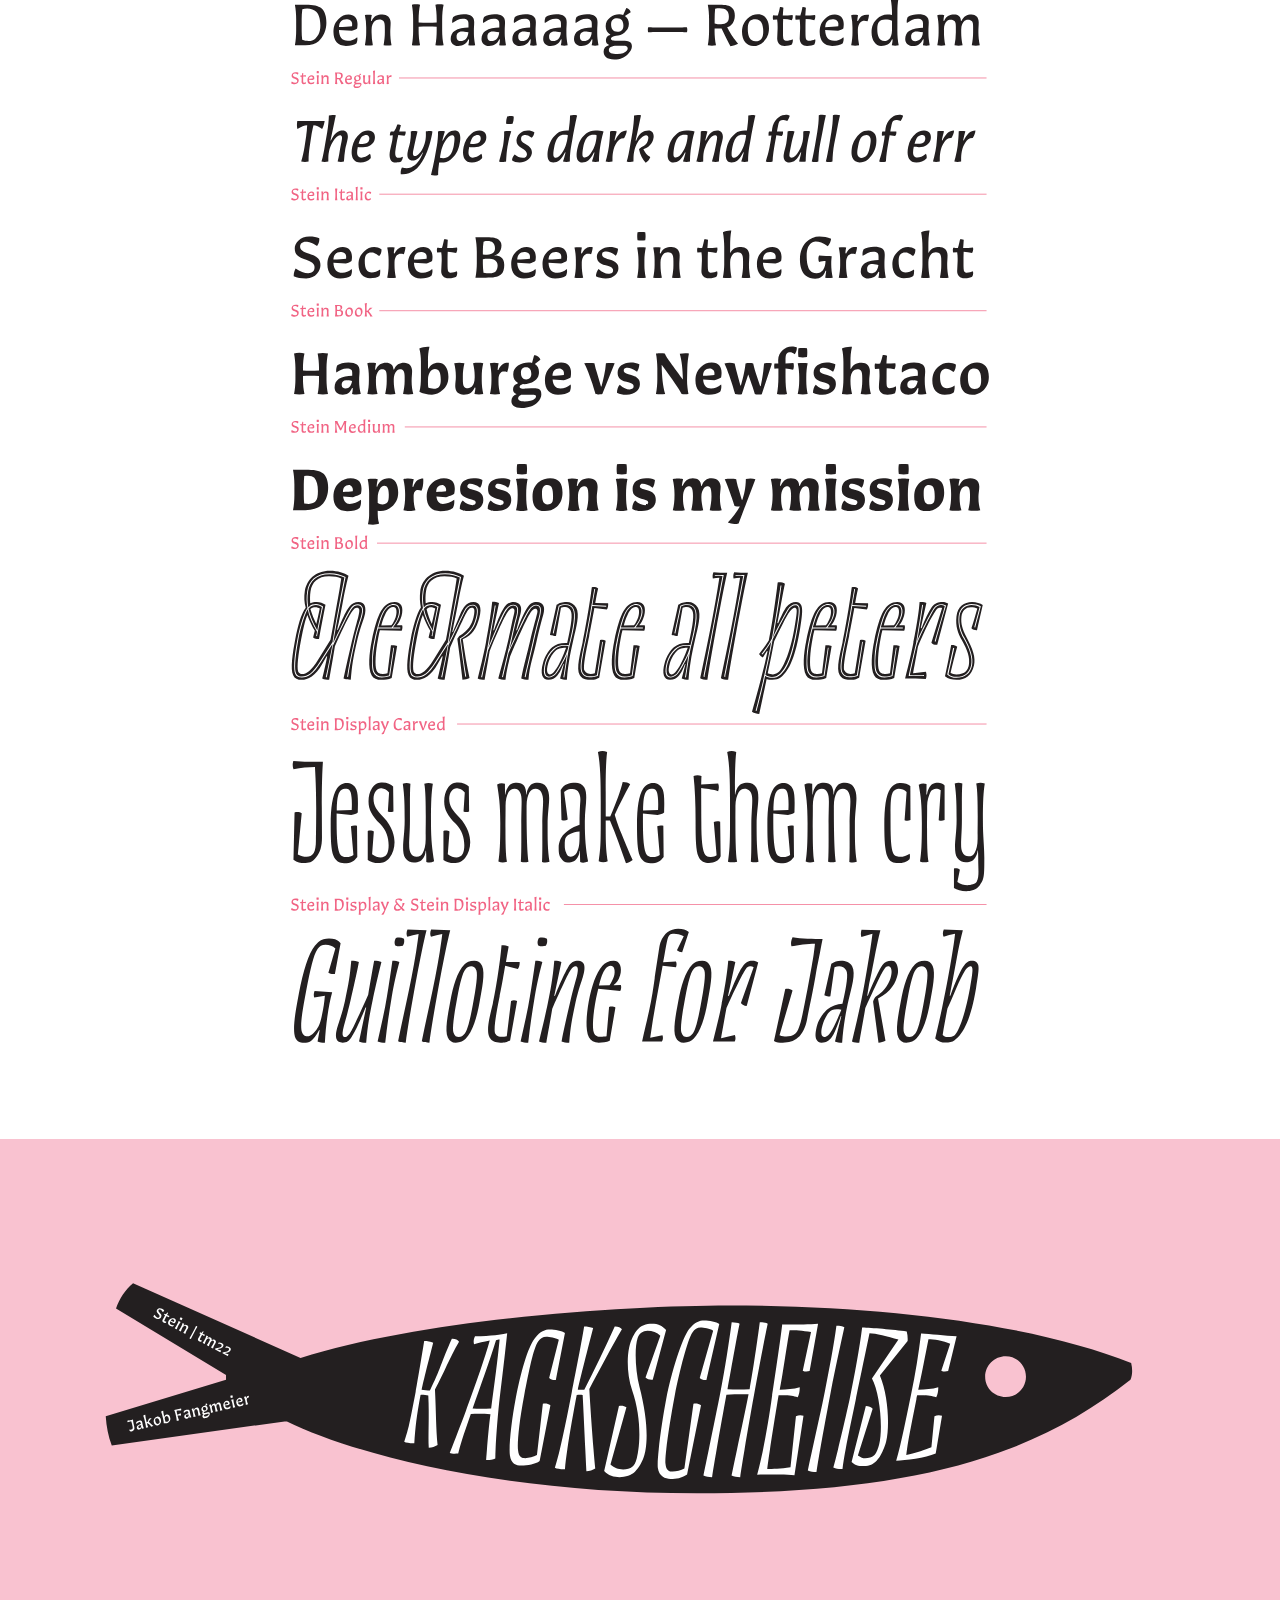
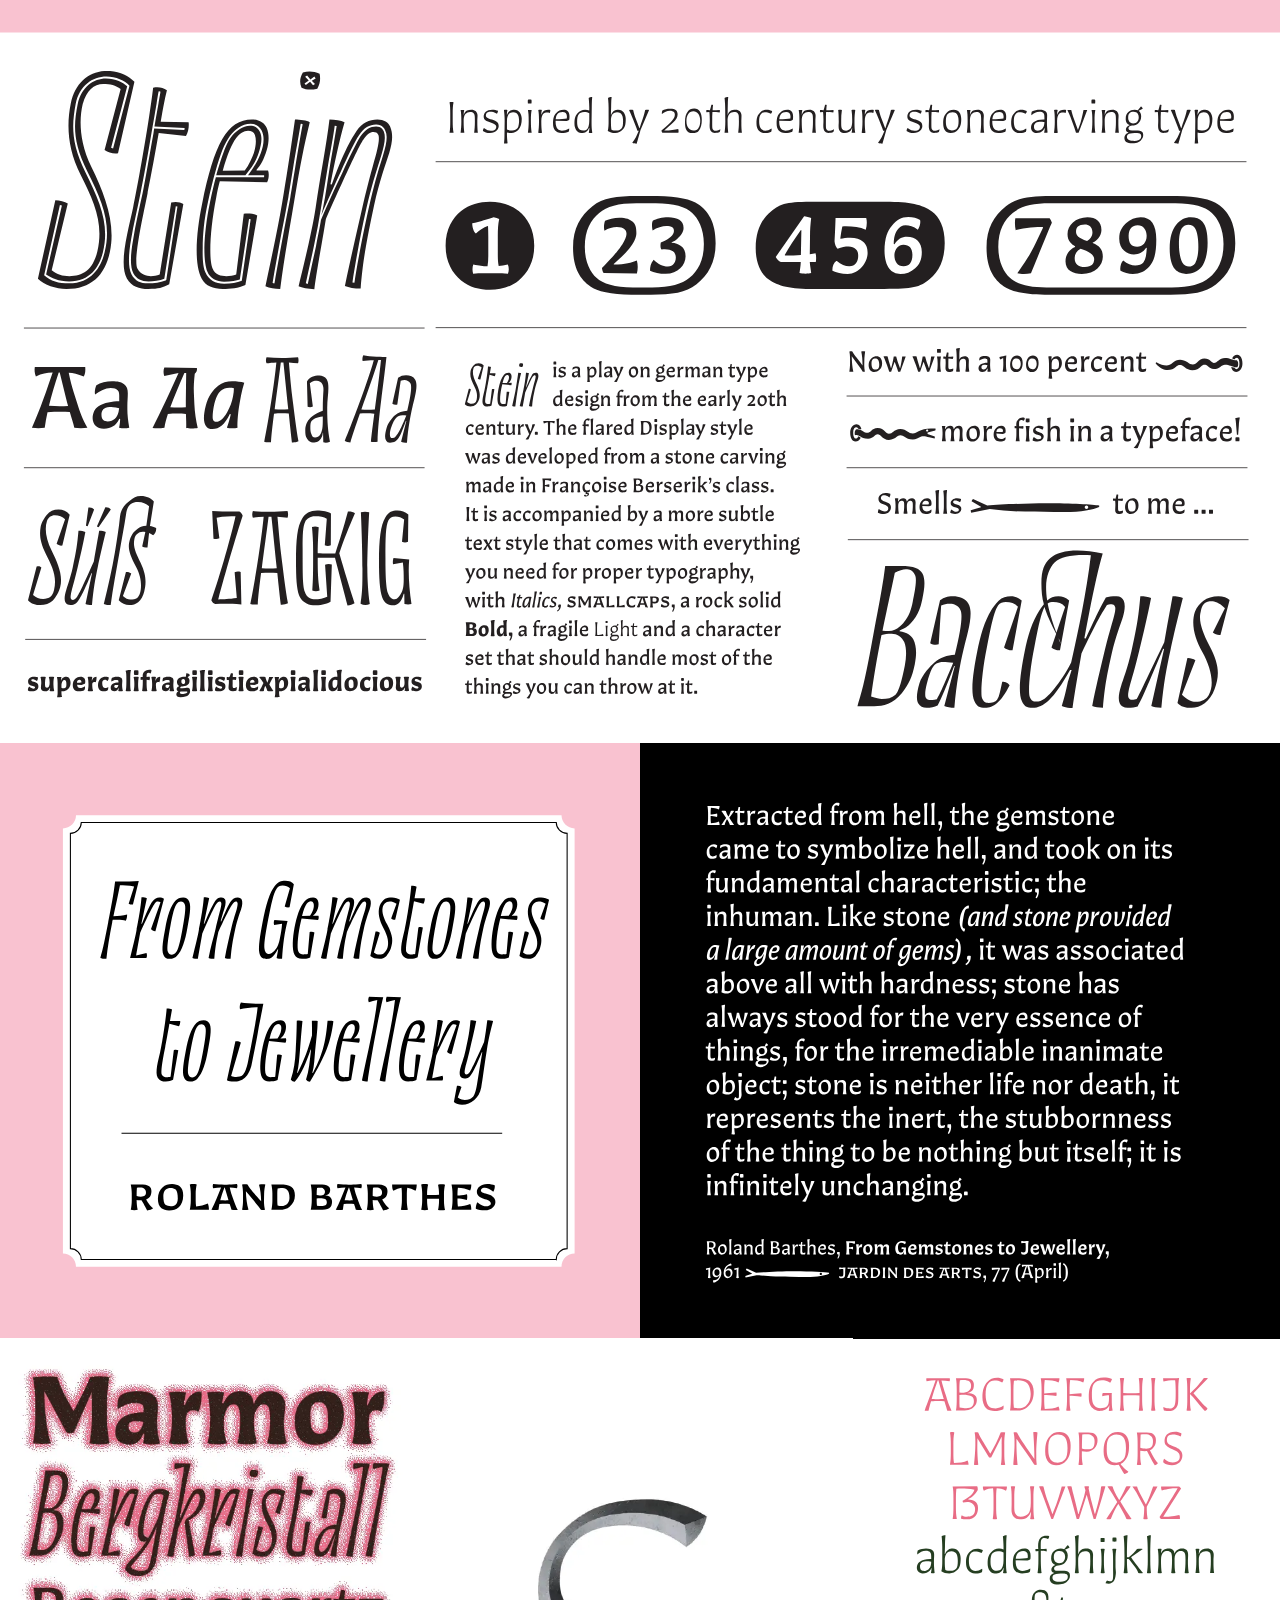
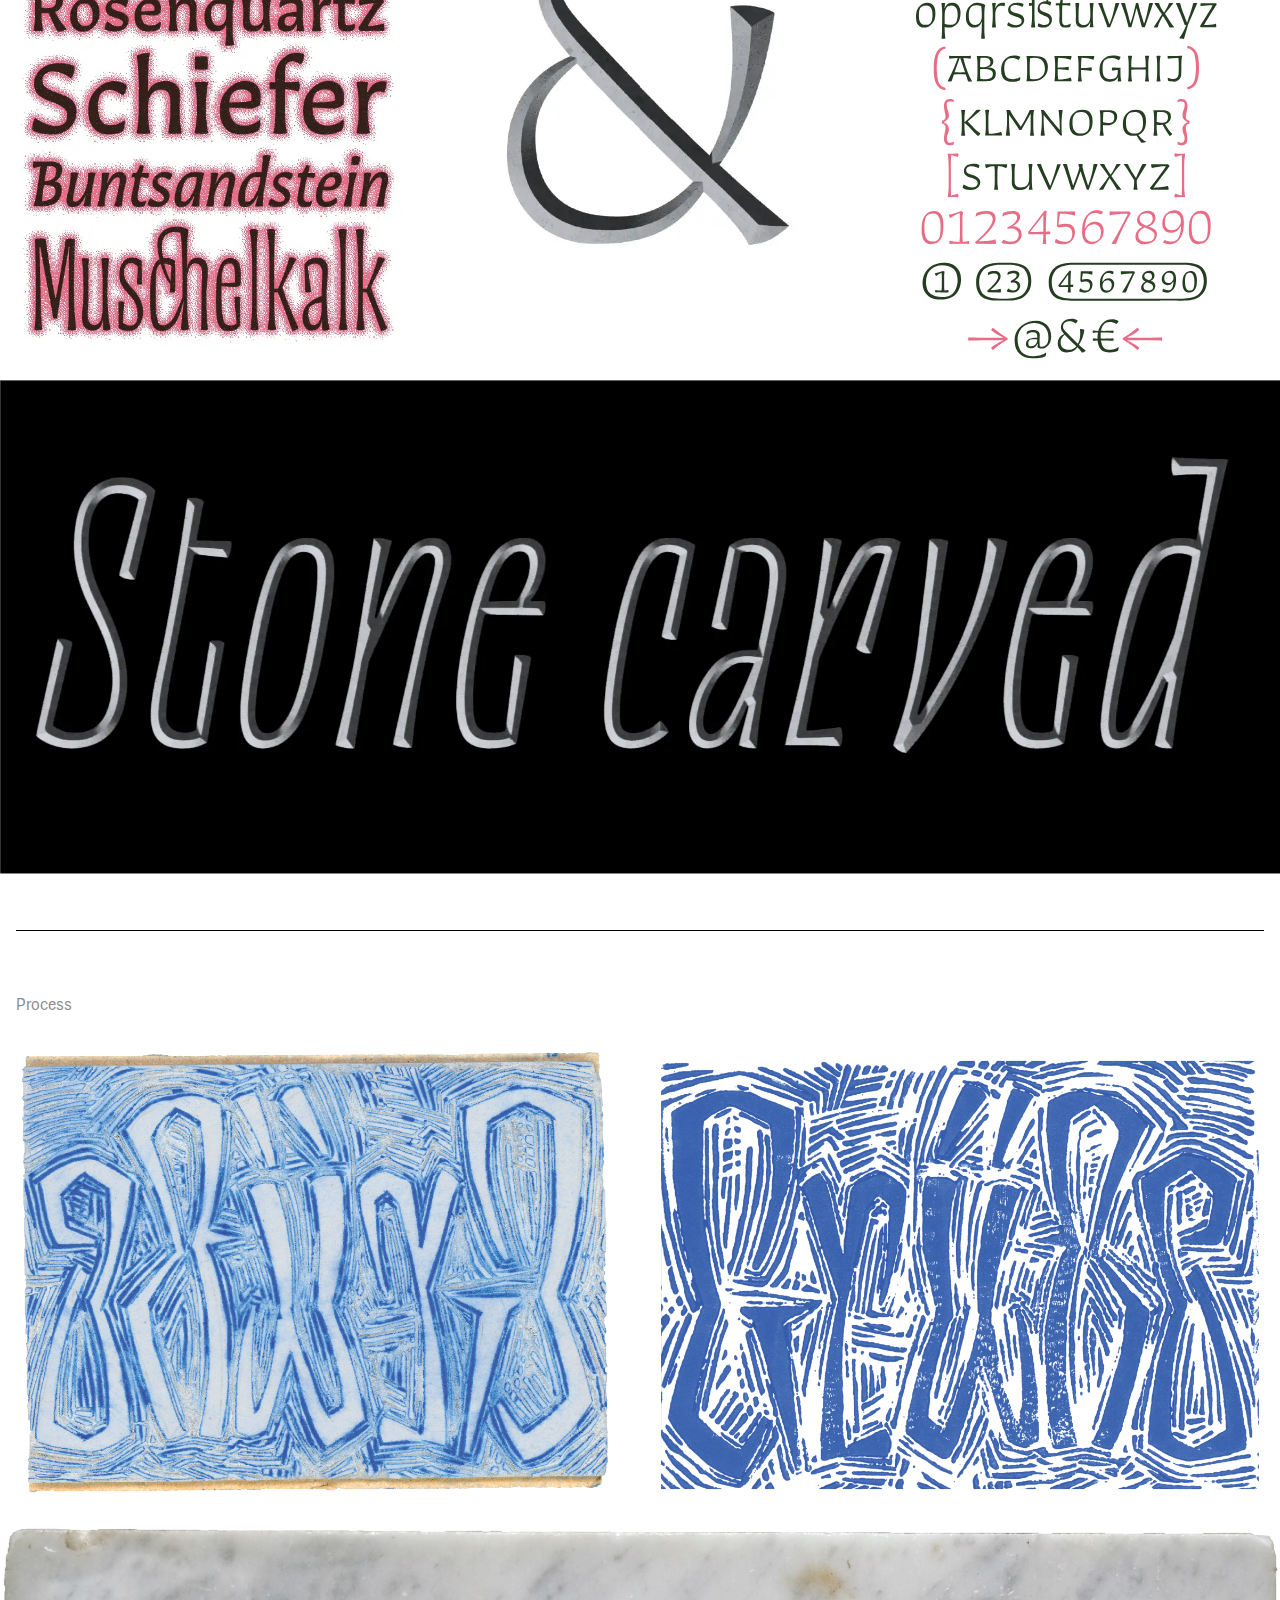
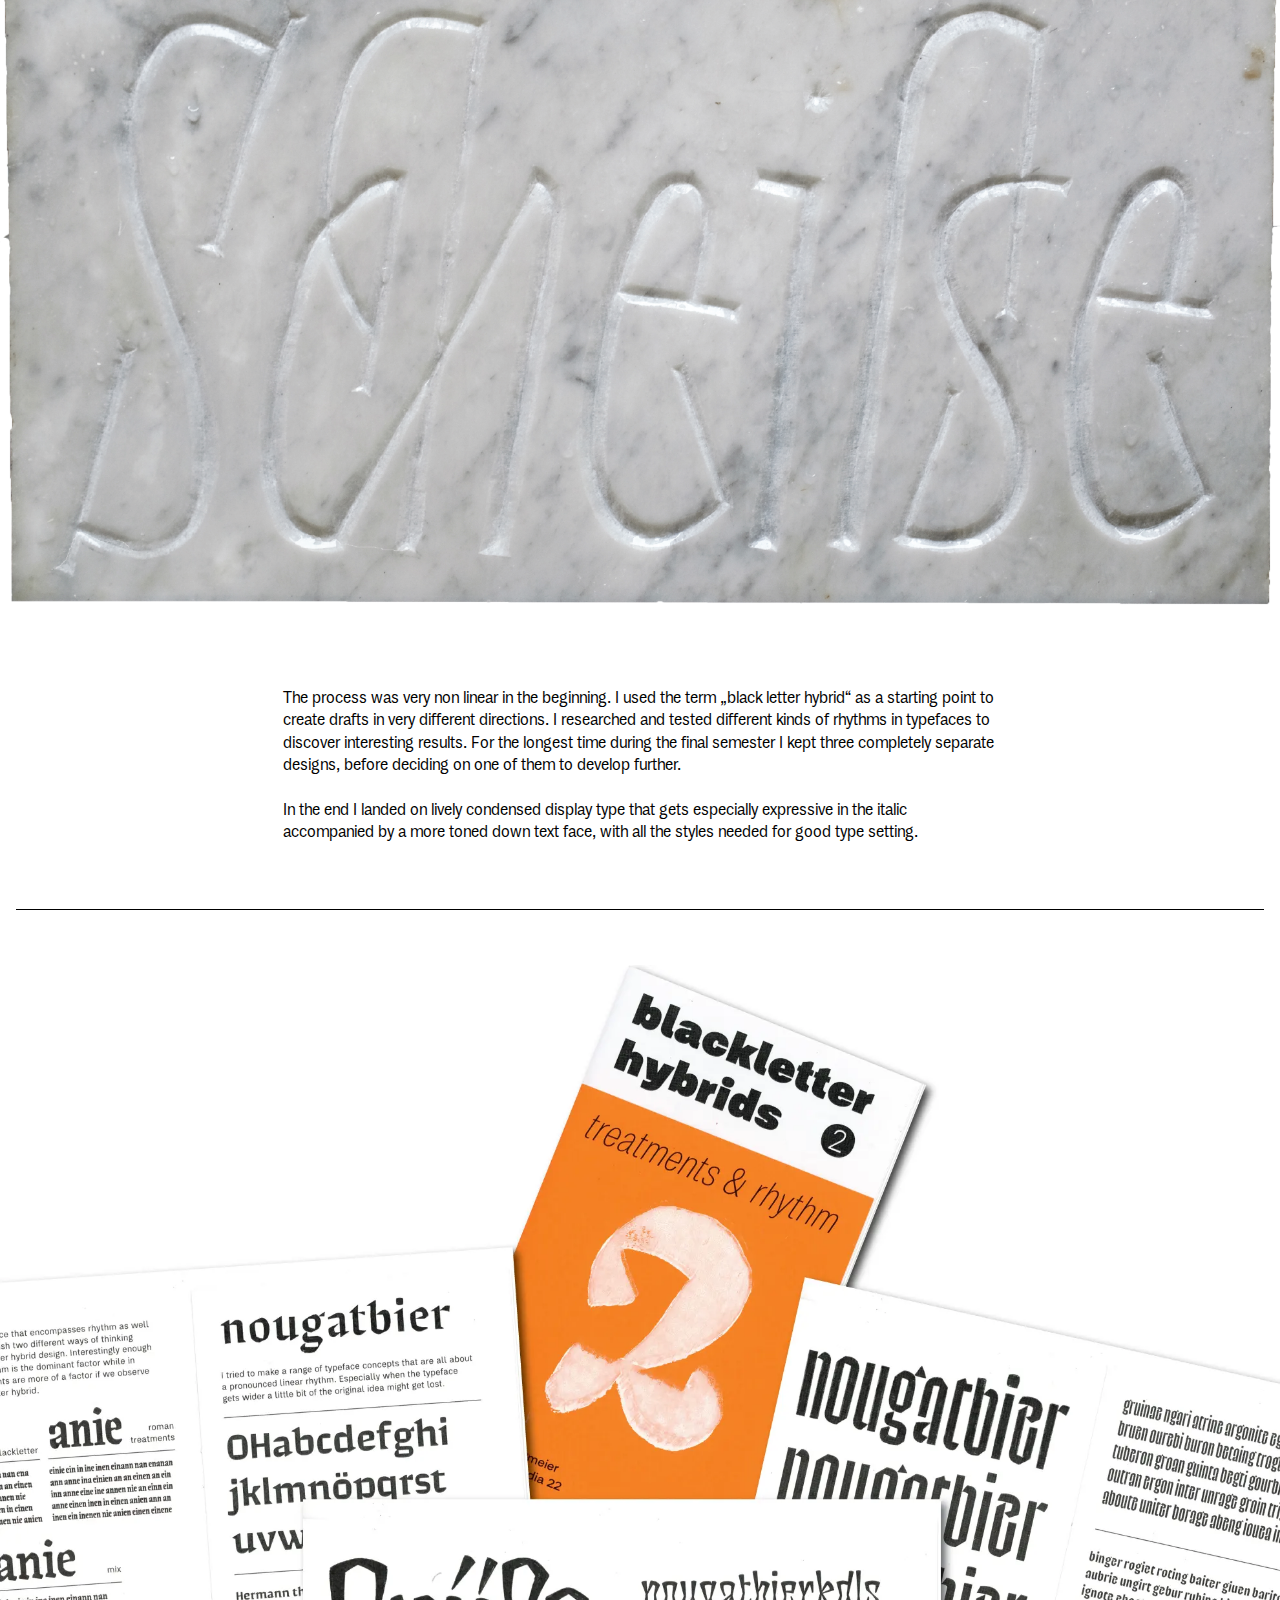
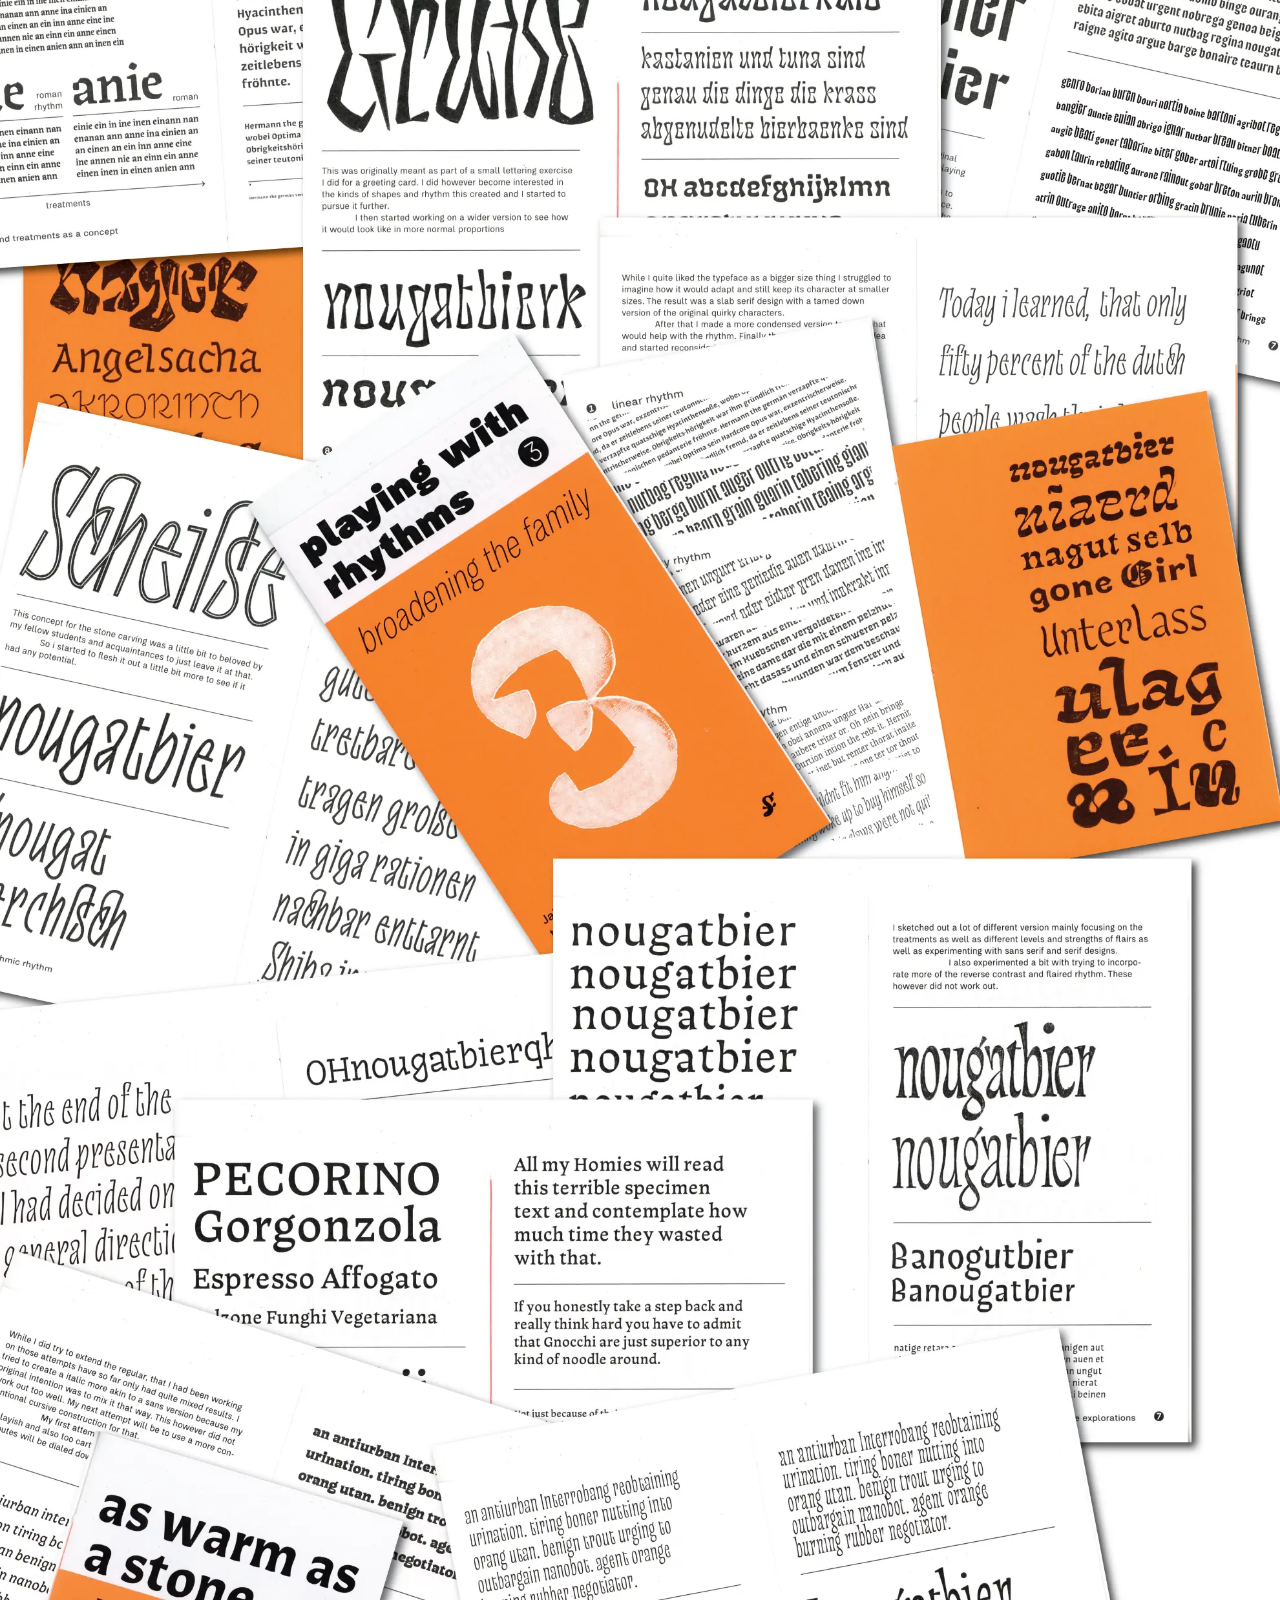
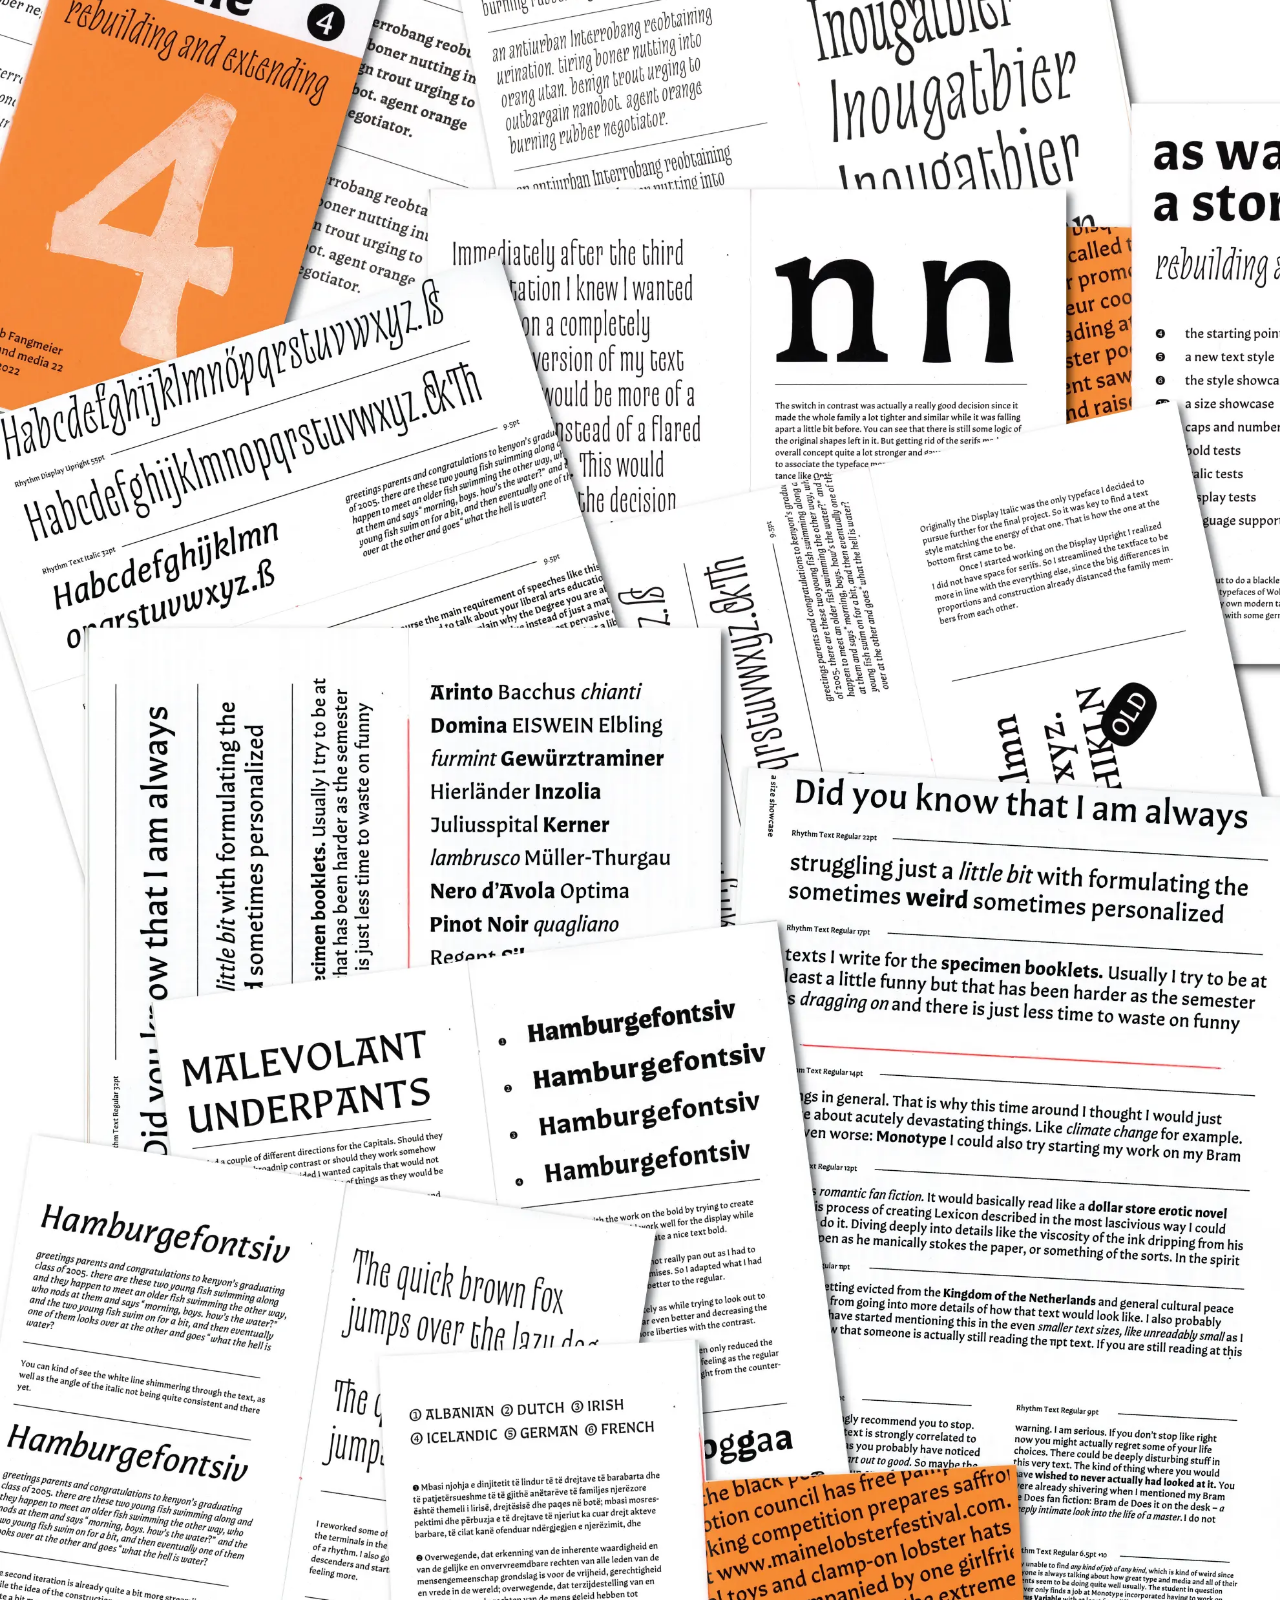
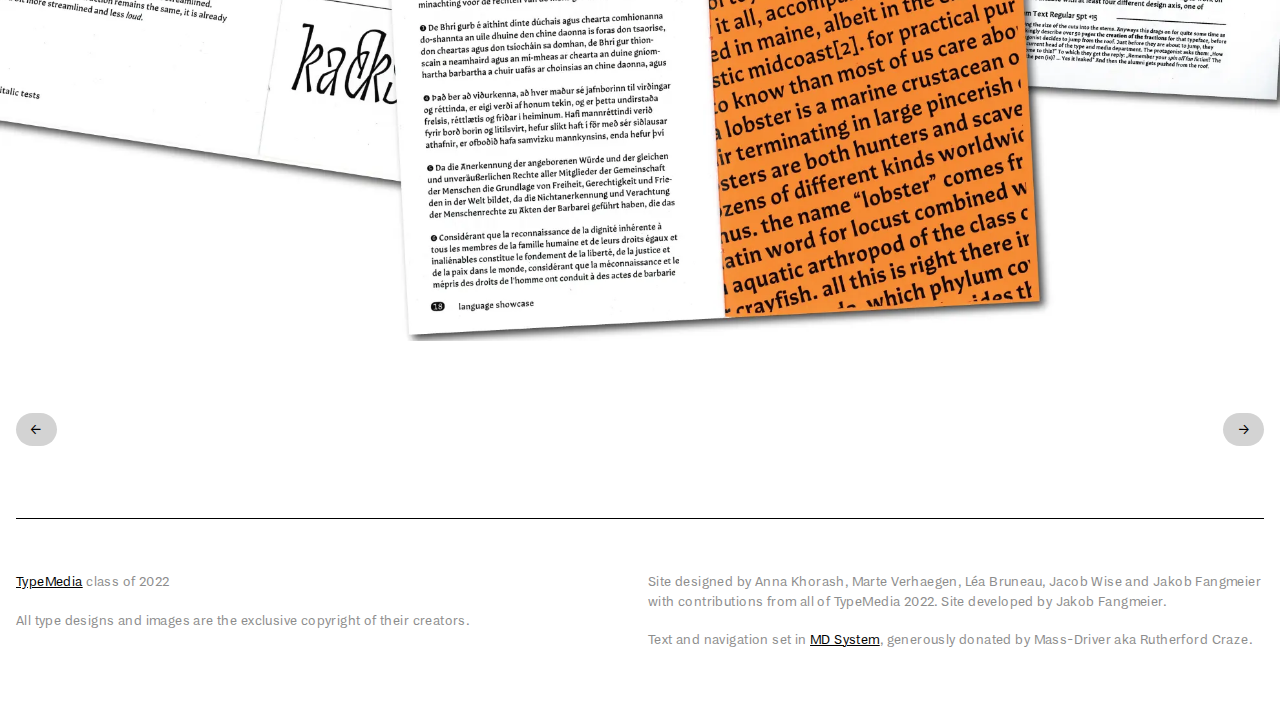
<file: Stein.html>
<!DOCTYPE html>
<head>

  <meta name="keywords" content="typemedia 22, type media, TypeMedia">
  <meta name="viewport" content="width=device-width, initial-scale=1">
  <meta name="description" content="Stein is a play on german type design from the early 20th century. The flared Display style was developed from a stone carving made in Françoise Berserik's class. This was later accompanied with a toned down, but still quite expressive text. The family seeks inspiration from historical designs without romanticising them, but instead creating something new.">
  <meta name="author" content="class of TypeMedia 22">
  <meta name="copyright" content="class of TypeMedia 22">

  <meta http-equiv="content-type" content="text/html; charset=UTF-8">

  <link rel="stylesheet" href="files/style.css%3Fv=1.113.css">

  <title>TM22 | Stein</title>



  <link rel="apple-touch-icon" sizes="180x180" href="files/FavIcons/TypeMedia180.gif">
  <link rel="icon" type="image/gif" sizes="192x192" href="files/FavIcons/TypeMedia192.gif">
  <link rel="icon" type="image/gif" sizes="32x32" href="files/FavIcons/TypeMedia32.gif">
  <link rel="icon" type="image/gif" sizes="96x96" href="files/FavIcons/TypeMedia96.gif">
  <link rel="manifest" href="https://2022.typemedia.org/manifest.json">
  <meta name="theme-color" content="#ffffff">

  <meta property="og:image" content="https://2022.typemedia.org/Stein/images/Header.jpg">
  <meta name="twitter:image" content="https://2022.typemedia.org/Stein/images/Header.jpg">
  <meta name="twitter:title" content="TM22 | Stein">
  <meta name="twitter:description" content="Stein is a play on german type design from the early 20th century. The flared Display style was developed from a stone carving made in Françoise Berserik's class. This was later accompanied with a toned down, but still quite expressive text. The family seeks inspiration from historical designs without romanticising them, but instead creating something new.">
  <meta property="og:description" content="Stein is a play on german type design from the early 20th century. The flared Display style was developed from a stone carving made in Françoise Berserik's class. This was later accompanied with a toned down, but still quite expressive text. The family seeks inspiration from historical designs without romanticising them, but instead creating something new.">
</head><nav class="navigation-menu">
<!--
	<label for="menu-toggle" aria-label="Open navigation menu" class="buttonlink navlink">
						<p>TM22</p>
	</label>
	<input type="checkbox" id="menu-toggle" />
	<ul class="main-navigation">
        <li><a href="#">Jakob Fangmeier</a></li>
        <li><a href="#">Benn Zorn</a></li>
        <li><a href="#">Anya Khorash</a></li>
        <li><a href="#">Marte Verhagen</a></li>
        <li><a href="#">Boom Promphans</a></li>
        <li><a href="../Magnify">Léa Bruneau</a></li>
        <li><a href="#">Jacob Wise</a></li>
        <li><a href="#">Borjan Pavlek</a></li>
        <li><a href="#">Sam van Vaerenbergh</a></li>
        <li><a href="#">Risto Kujanpää</a></li>
        <li><a href="#">Lora Shtirkova</a></li>
    </ul>
-->
    <a  class="buttonlink navlink" href="index.html">
                        <p>TM22</p>
    </a>
</nav>
<style type="text/css">
	
	:root {
  --main-highlight-color: #f16484;
}
</style>
<body>
<div class = "bodywrapper">
		<div class = "introductionpicture">
			<img src="Stein/images/Header.svg">
		</div>
		<div class = "introductionpictureSmall">
			<img src="Stein/images/HeaderMobile.svg">
		</div>

	<div class = "contentGrid">
		<div class="contentHeadline">
			<h1>Stein</h1>
		</div>

		<div class="contentText">
			<p>Stein is a play on german type design from the early 20th century. The flared Display style was developed from a stone carving made in Françoise Berserik's class. This was later accompanied with a toned down, but still quite expressive text. The family seeks inspiration from historical designs without romanticising them, but instead creating something new.</p>
		</div>

		

		<div class="contentLine"></div>

		<div class="contentHeadline">
			<h1>Jakob Fangmeier</h1>
		</div>

		<div class="contentText">
			<p>Jakob Fangmeier is a german type designer and type nerd. After a master in ethics in design in Würzburg he went to Type Media to pursue his interest in shapes. He tries to look at type holistically, being interested in type design, typography, printing, coding, and teaching.</p>
		</div>

		<div class="contentRigthSide">
			<div class="buttonContainer">

				<div>
					<a target="_blank" class="buttonlink" href="http://www.type.design">
						<p>Portfolio</p>
					</a>
				</div>

				<div>
					<a target="_blank" class="buttonlink" href="https://www.instagram.com/jakobfangmeier/">
						<p>Instagram</p>
					</a>
				</div>
				<div>
					<a target="_blank" class="buttonlink" href="https://typo.social/@jakobfangmeier">
						<p>Mastodon</p>
					</a>
				</div>
				<div>
					<a class="buttonlink" href="mailto:hallo@jakobfangmeier.de">
						<p>Mail</p>
					</a>
				</div>

			</div>
		</div>







	<div class="contentLine"></div>

	<div class="contentHeadline">
			<h2>Overview</h2>
	</div>

	<div class ="centerImage" >	
		<img src="Stein/images/Overview_Styles.svg">
	</div>
	 

		<div class="spacerLine"></div>


	<img class ="fullWidthImage" src="Stein/images/Fish.svg">
	<img class ="fullWidthImage" src="Stein/images/Overview_Broad.svg">

	<div class="splitContainer">
		<img class ="" src="Stein/images/Barthes-15.svg">
		<img class ="" src="Stein/images/Barthes-16.svg">
	</div>
	<div class="tripleSplitContainer">
		<img src="Stein/images/Trip_1.webp">
		<img class="desktopOnly" src="Stein/images/Trip_2.webp">
		<img class="mobileOnly" src="Stein/images/Trip_2_m.webp">
		<img src="Stein/images/Trip_3.svg">
	</div>
	<img class ="fullWidthImage" src="Stein/images/Stonecarvything-1.webp">


	<div class="contentLine"></div>


		<div class="contentHeadline">
			<h1>Process</h1>
		</div>

	<div class="splitContainer">
		<img src="Stein/images/GruesseL.png">
		<img src="Stein/images/GruesseR.png">
	</div>
	<div class ="fullWidthImage" >	
		<img src="Stein/images/Scheisse.png">
	</div>

<div class="spacerLine"></div>
		<div class="contentText">
			<p>The process was very non linear in the beginning. I used the term „black letter hybrid“ as a starting point to create drafts in very different directions. I researched and tested different kinds of rhythms in typefaces to discover interesting results. For the longest time during the final semester I kept three completely separate designs, before deciding on one of them to develop further.
 			<br><br>
 			In the end I landed on lively condensed display type that gets especially expressive in the italic accompanied by a more toned down text face, with all the styles needed for good type setting.</p>
		</div>

		<div class="contentLine"></div>

	<img class ="fullWidthImage" src="Stein/images/Process.webp">

		<div class="spacerLine"></div>

	
	<div class="arrowLeftSide">
		<div class="buttonContainer">
			<div>
				<a class="buttonlink" href="Mello_Rubina.html">
					<p>&larr;</p>
				</a>
			</div>
		</div>
	</div>



	<div class="arrowRightSide">
		<div class="buttonContainer">
			<div>
				<a class="buttonlink" href="Cosm.html">
					<p>&rarr;</p>
				</a>
			</div>
		</div>
	</div>


			<div class="contentLine"></div>

	</div>

	<div class = "contentGridThankYou">
	<div class="footerLeftSide">
		<p><a target="_blank" href="https://typemedia.org/">TypeMedia</a> class of 2022 <br><br>
All type designs and images are the exclusive copyright of their creators.</p>
	</div>

	<div class="contentLine mobileOnly"></div>

	<div class="footerRightSide">
		<p>Site designed by Anna Khorash, Marte Verhaegen, Léa Bruneau, Jacob Wise and Jakob Fangmeier with contributions from all of TypeMedia 2022. Site developed by Jakob Fangmeier.<br><br>
Text and navigation set in <a target="_blank" href="https://mass-driver.com/typefaces/md-system">MD System</a>, generously donated by Mass-Driver aka Rutherford Craze.</p>
	</div>
	</div>
	
	<div class = "contentGrid">

			<div class="spacerLine"></div>
</div>

</div>
</body>
</file>
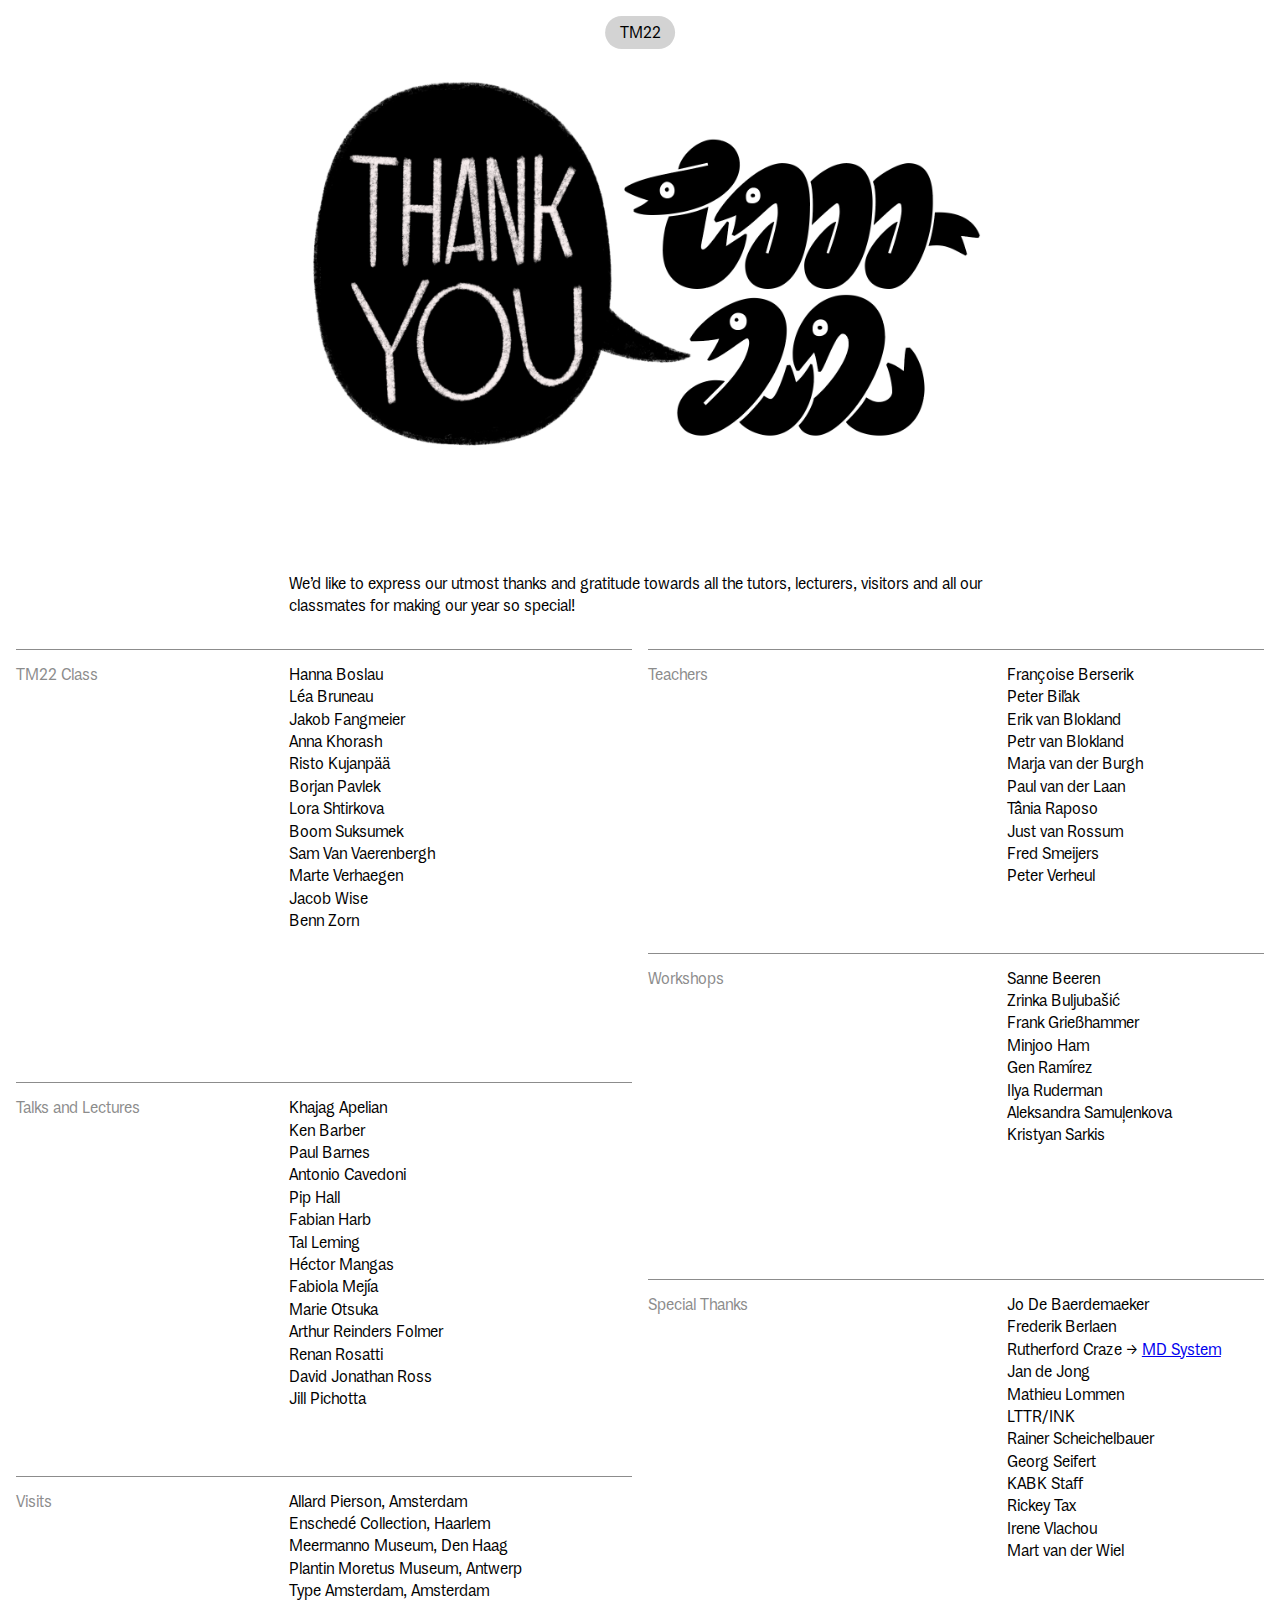
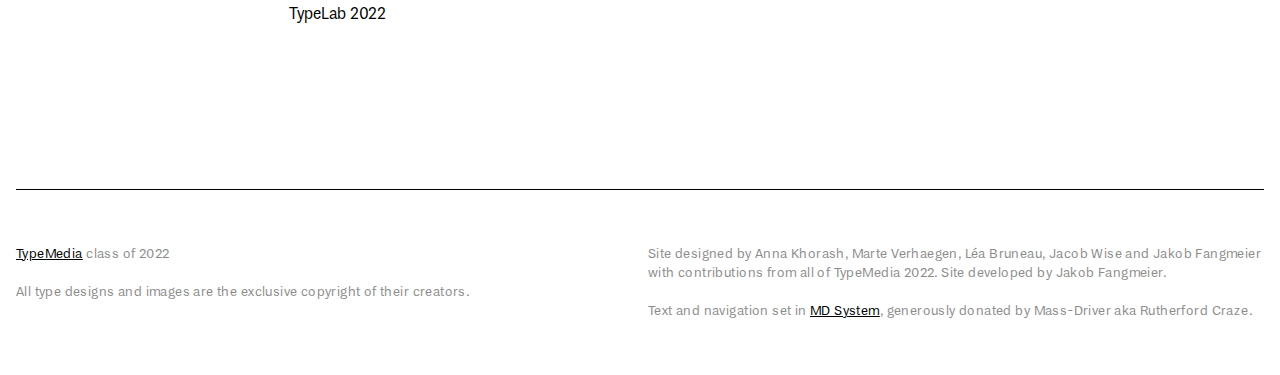
<file: ThankYou.html>
<!DOCTYPE html>
<head>

  <meta name="keywords" content="typemedia 22, type media, TypeMedia">
  <meta name="viewport" content="width=device-width, initial-scale=1">
  <meta name="description" content="We’d like to express our utmost thanks and gratitude towards all the tutors, lecturers, visitors and all our classmates for making our year so special!">
  <meta name="author" content="class of TypeMedia 22">
  <meta name="copyright" content="class of TypeMedia 22">

  <meta http-equiv="content-type" content="text/html; charset=UTF-8">

  <link rel="stylesheet" href="files/style.css%3Fv=1.113.css">

  <title>TM22 | Thank You!</title>



  <link rel="apple-touch-icon" sizes="180x180" href="files/FavIcons/TypeMedia180.gif">
  <link rel="icon" type="image/gif" sizes="192x192" href="files/FavIcons/TypeMedia192.gif">
  <link rel="icon" type="image/gif" sizes="32x32" href="files/FavIcons/TypeMedia32.gif">
  <link rel="icon" type="image/gif" sizes="96x96" href="files/FavIcons/TypeMedia96.gif">
  <link rel="manifest" href="https://2022.typemedia.org/manifest.json">
  <meta name="theme-color" content="#ffffff">

  <meta property="og:image" content="https://2022.typemedia.org/ThankYou/images/ThankYou.png">
  <meta name="twitter:image" content="https://2022.typemedia.org/ThankYou/images/ThankYou.png">
  <meta name="twitter:title" content="TM22 | Thank You!">
  <meta name="twitter:description" content="We’d like to express our utmost thanks and gratitude towards all the tutors, lecturers, visitors and all our classmates for making our year so special!">
  <meta property="og:description" content="We’d like to express our utmost thanks and gratitude towards all the tutors, lecturers, visitors and all our classmates for making our year so special!">
</head><nav class="navigation-menu">
<!--
	<label for="menu-toggle" aria-label="Open navigation menu" class="buttonlink navlink">
						<p>TM22</p>
	</label>
	<input type="checkbox" id="menu-toggle" />
	<ul class="main-navigation">
        <li><a href="#">Jakob Fangmeier</a></li>
        <li><a href="#">Benn Zorn</a></li>
        <li><a href="#">Anya Khorash</a></li>
        <li><a href="#">Marte Verhagen</a></li>
        <li><a href="#">Boom Promphans</a></li>
        <li><a href="../Magnify">Léa Bruneau</a></li>
        <li><a href="#">Jacob Wise</a></li>
        <li><a href="#">Borjan Pavlek</a></li>
        <li><a href="#">Sam van Vaerenbergh</a></li>
        <li><a href="#">Risto Kujanpää</a></li>
        <li><a href="#">Lora Shtirkova</a></li>
    </ul>
-->
    <a  class="buttonlink navlink" href="index.html">
                        <p>TM22</p>
    </a>
</nav>
<style type="text/css">
	
	:root {
  --main-highlight-color: rgb(140,140,140);
}
</style>
<body>
<div class = "bodywrapper">

	<div class = "contentGridThankYou">
		<div class = "ThankYouPicture">
			<img src="ThankYou/images/ThankYou.png">
		</div>

		<div class = "ThankYouPicture">
			<p>We’d like to express our utmost thanks and gratitude towards all the tutors, lecturers, visitors and all our classmates for making our year so special!</p>
		</div>
	</div>

	<div class = "contentGridThankYou">

	<div class="contentThankYouLine oneLine" style=""></div>
	<div class="contentThankYouHeadline oneHeadline" style="">
		<h2>TM22 Class</h2>
	</div>
	<div class="contentThankYouText oneText" style="">
		<p>Hanna Boslau</p>
		<p>Léa Bruneau</p>
		<p>Jakob Fangmeier</p>
		<p>Anna Khorash</p>
		<p>Risto Kujanpää</p>
		<p>Borjan Pavlek</p>
		<p>Lora Shtirkova</p>
		<p>Boom Suksumek</p>
		<p>Sam Van Vaerenbergh</p>
		<p>Marte Verhaegen</p>
		<p>Jacob Wise</p>
		<p>Benn Zorn</p>
	</div>



	<div class="contentThankYouLine twoLine" style=""></div>
	<div class="contentThankYouHeadline twoHeadline" style="">
		<h2>Teachers</h2>
	</div>
	<div class="contentThankYouText twoText" style="">
		<p>Françoise Berserik</p>
		<p>Peter Biľak</p>
		<p>Erik van Blokland</p>
		<p>Petr van Blokland</p>
		<p>Marja van der Burgh</p>
		<p>Paul van der Laan</p>
		<p>Tânia Raposo</p>
		<p>Just van Rossum</p>
		<p>Fred Smeijers</p>
		<p>Peter Verheul</p>
		
	</div>

	<div class="contentThankYouLine threeLine" style=""></div>
	<div class="contentThankYouHeadline threeHeadline" style="">
		<h2>Workshops</h2>
	</div>
	<div class="contentThankYouText threeText" style="">
		<p>Sanne Beeren</p>
		<p>Zrinka Buljubašić</p>
		<p>Frank Grießhammer</p>
		<p>Minjoo Ham</p>
		<p>Gen Ramírez</p>
		<p>Ilya Ruderman</p>
		<p>Aleksandra Samuļenkova</p>
		<p>Kristyan Sarkis</p>
	</div>

	<div class="contentThankYouLine fourLine" style=""></div>
	<div class="contentThankYouHeadline fourHeadline" style="">
		<h2>Talks and Lectures</h2>
	</div>
	<div class="contentThankYouText fourText" style="">
		<p>Khajag Apelian</p>
		<p>Ken Barber</p>
		<p>Paul Barnes</p>
		<p>Antonio Cavedoni</p>
		<p>Pip Hall</p>
		<p>Fabian Harb</p>
		<p>Tal Leming</p>
		<p>Héctor Mangas</p>
		<p>Fabiola Mejía</p>
		<p>Marie Otsuka</p>
		<p>Arthur Reinders Folmer</p>
		<p>Renan Rosatti</p>
		<p>David Jonathan Ross</p>
		<p>Jill Pichotta</p>
	</div>

	<div class="contentThankYouLine fiveLine" style=""></div>
	<div class="contentThankYouHeadline fiveHeadline" style="">
		<h2>Visits</h2>
	</div>
	<div class="contentThankYouText fiveText" style="">
		<p>Allard Pierson, Amsterdam</p>
		<p>Enschedé Collection, Haarlem</p>
		<p>Meermanno Museum, Den Haag</p>
		<p>Plantin Moretus Museum, Antwerp</p>
		<p>Type Amsterdam, Amsterdam</p>
		<p>TypeLab 2022</p>
	</div>

		<div class="contentThankYouLine sixLine" style=""></div>
	<div class="contentThankYouHeadline sixHeadline" style="">
		<h2>Special Thanks</h2>
	</div>
	<div class="contentThankYouText sixText" style="">
		<p>Jo De Baerdemaeker</p>
		<p>Frederik Berlaen</p>
		<p>Rutherford Craze &rarr;&nbsp;<a target="_blank"href="https://mass-driver.com/typefaces/md-system">MD&nbsp;System</a></p>
		<p>Jan de Jong</p>
		<p>Mathieu Lommen</p>
		<p>LTTR/INK</p>
		<p>Rainer Scheichelbauer</p>
		<p>Georg Seifert</p>
		<p>KABK Staff</p>
		<p>Rickey Tax</p>
		<p>Irene Vlachou</p>
		<p>Mart van der Wiel</p>
	</div>


		
	</div>








	



			<div class="contentLine"></div>

	</div>

	<div class = "contentGridThankYou">
	<div class="footerLeftSide">
		<p><a target="_blank" href="https://typemedia.org/">TypeMedia</a> class of 2022 <br><br>
All type designs and images are the exclusive copyright of their creators.</p>
	</div>

	<div class="contentLine mobileOnly"></div>

	<div class="footerRightSide">
		<p>Site designed by Anna Khorash, Marte Verhaegen, Léa Bruneau, Jacob Wise and Jakob Fangmeier with contributions from all of TypeMedia 2022. Site developed by Jakob Fangmeier.<br><br>
Text and navigation set in <a target="_blank" href="https://mass-driver.com/typefaces/md-system">MD System</a>, generously donated by Mass-Driver aka Rutherford Craze.</p>
	</div>
	</div>
	
	<div class = "contentGrid">

			<div class="spacerLine"></div>
</div>

</div>
</body>
</file>
